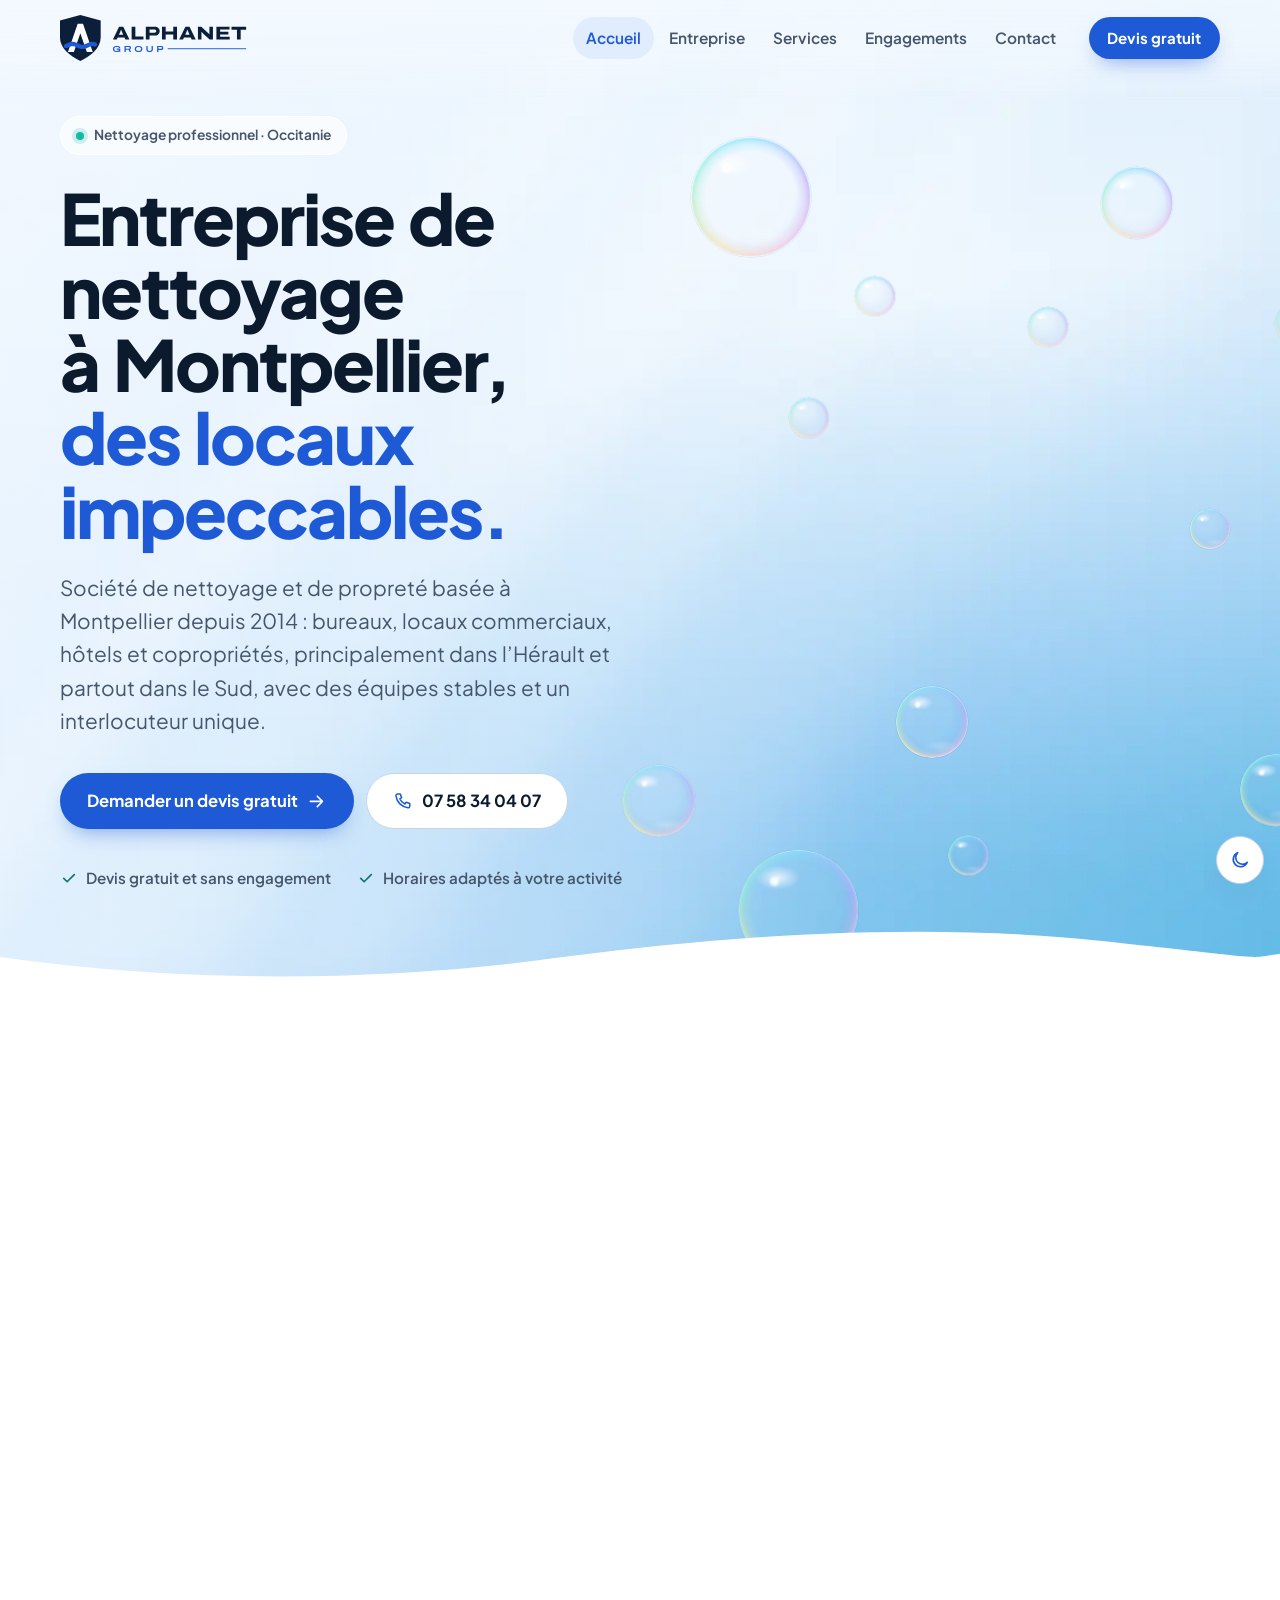
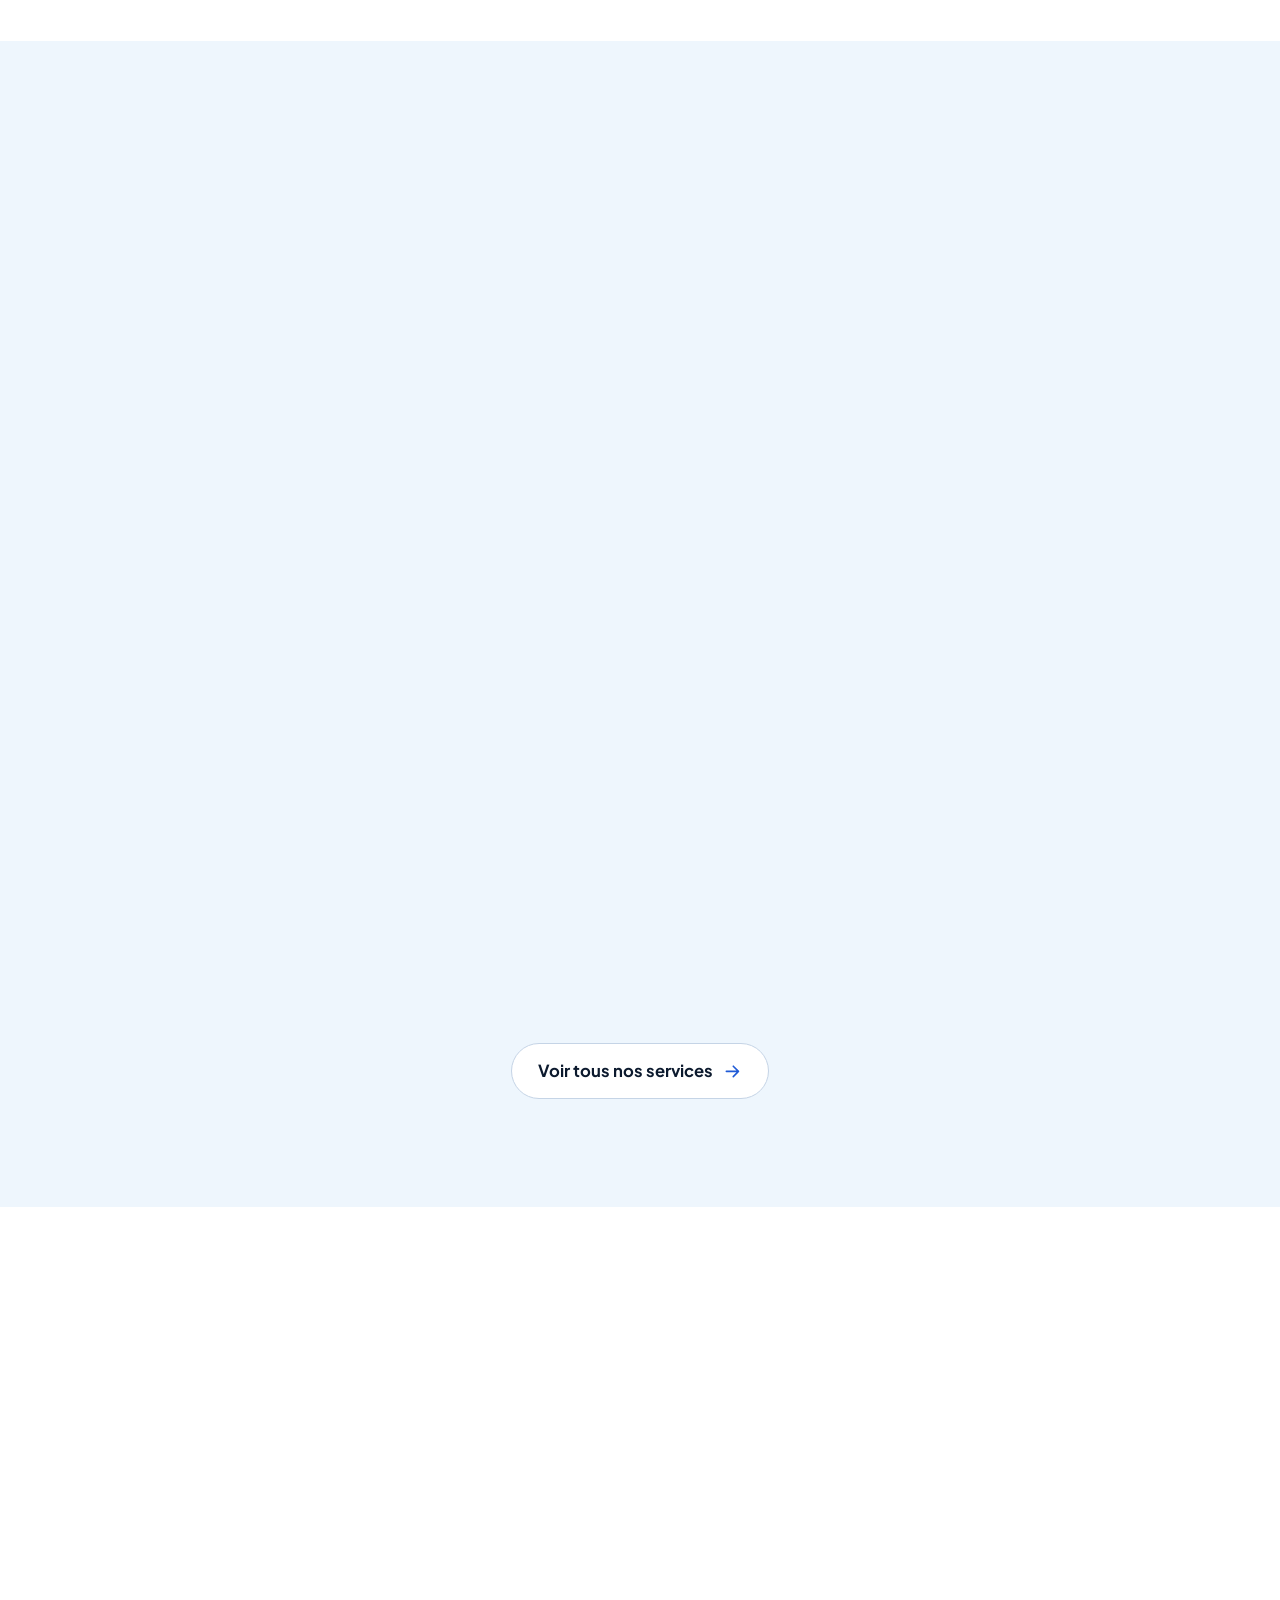
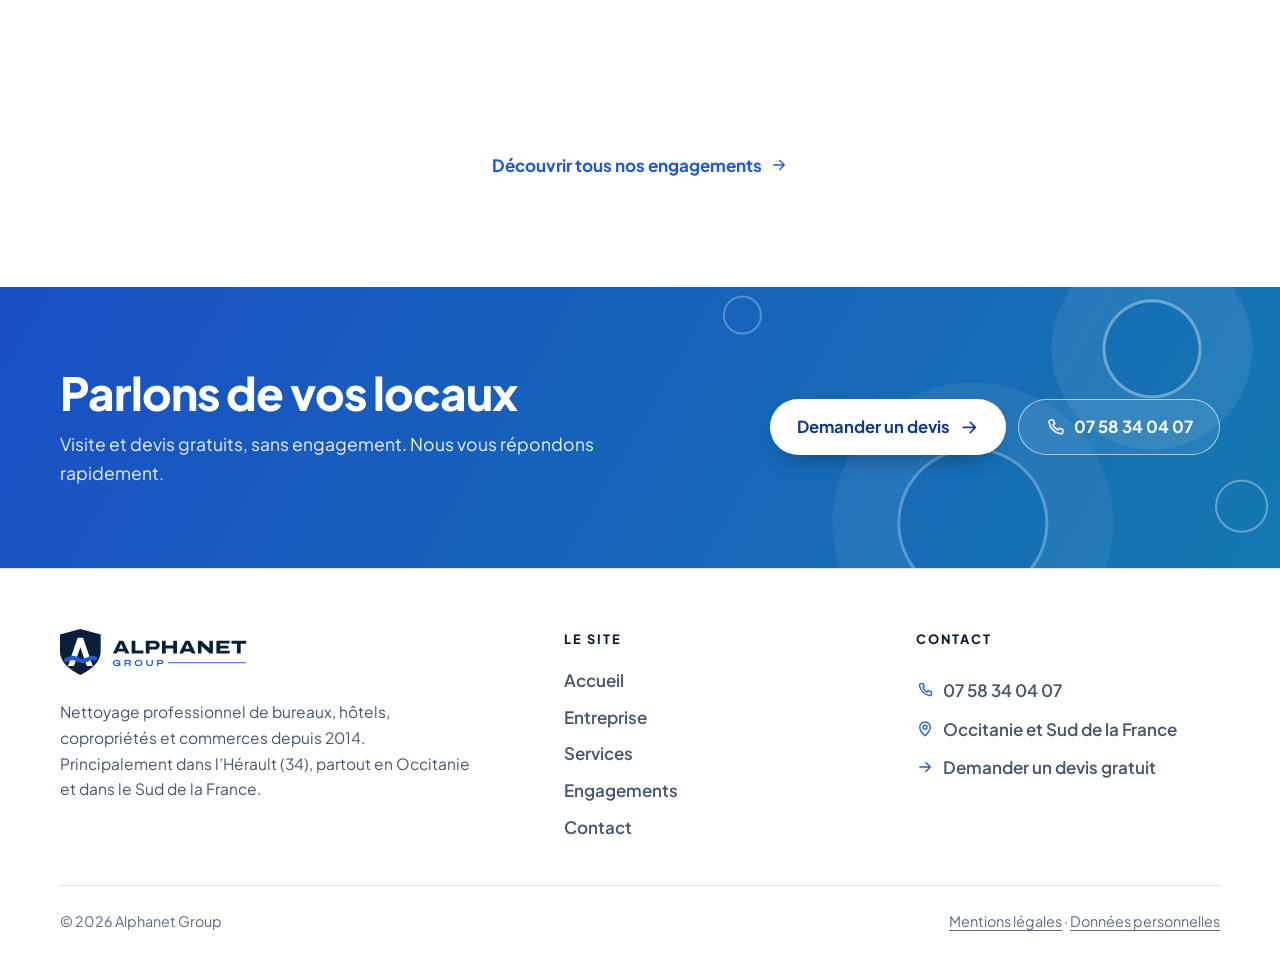
<file: index.html>
<!doctype html>
<html lang="fr">
<head>
  <meta charset="utf-8">
  <meta name="viewport" content="width=device-width, initial-scale=1, viewport-fit=cover">
  <!-- Sécurité : la page ne peut charger que les fichiers du site lui-même (aucun service tiers, aucun script extérieur) -->
  <meta http-equiv="Content-Security-Policy" content="default-src 'self'; script-src 'self'; style-src 'self'; img-src 'self'; font-src 'self'; connect-src 'self'; media-src 'none'; object-src 'none'; frame-src 'none'; worker-src 'none'; manifest-src 'none'; form-action 'none'; base-uri 'none'; upgrade-insecure-requests; require-trusted-types-for 'script'">
  <meta name="referrer" content="strict-origin-when-cross-origin">

  <title>Alphanet Group | Entreprise de nettoyage à Montpellier (34)</title>
  <meta name="description" content="Société de nettoyage à Montpellier depuis 2014 : bureaux, locaux commerciaux, hôtels et copropriétés, dans l’Hérault (34) et en Occitanie. Devis gratuit.">
  <link rel="canonical" href="https://alphanet-group.fr/">
  <meta name="color-scheme" content="light dark">
  <meta name="theme-color" content="#e8f3fd" data-theme-color>

  <meta property="og:type" content="website">
  <meta property="og:locale" content="fr_FR">
  <meta property="og:site_name" content="Alphanet Group">
  <meta property="og:title" content="Alphanet Group | Entreprise de nettoyage à Montpellier (34)">
  <meta property="og:description" content="Société de nettoyage à Montpellier depuis 2014 : bureaux, locaux commerciaux, hôtels et copropriétés, dans l’Hérault (34) et en Occitanie. Devis gratuit.">
  <meta property="og:url" content="https://alphanet-group.fr/">
  <meta property="og:image" content="https://alphanet-group.fr/assets/img/og-image.jpg">
  <meta property="og:image:width" content="1200">
  <meta property="og:image:height" content="630">
  <meta property="og:image:alt" content="Logo Alphanet Group, nettoyage professionnel dans l’Hérault (34) et en Occitanie">
  <meta name="twitter:card" content="summary_large_image">

  <link rel="icon" href="assets/img/favicon-32.png" sizes="32x32" type="image/png">
  <link rel="icon" href="assets/img/favicon.svg" type="image/svg+xml">
  <link rel="apple-touch-icon" href="assets/img/apple-touch-icon.png">
  <link rel="preload" href="assets/fonts/plus-jakarta-sans-latin.woff2" as="font" type="font/woff2" crossorigin>
  <!-- Le numéro ?v= force le rechargement après chaque mise à jour : à augmenter quand le CSS ou le JS change -->
  <link rel="stylesheet" href="assets/css/styles.css?v=20261019-1">
  <script src="assets/js/theme.js?v=20261019-1"></script>
  <script src="assets/js/main.js?v=20261019-1" defer></script>
  <script type="application/ld+json">
  {
    "@context": "https://schema.org",
    "@graph": [
      {
        "@type": "LocalBusiness",
        "@id": "https://alphanet-group.fr/#entreprise",
        "name": "Alphanet Group",
        "alternateName": ["Alphanet", "Alphanet Montpellier", "Alphanet Nettoyage", "Alphanet Propreté et Services", "Alphanet Nettoyage Montpellier"],
        "legalName": "ALPHANET PROPRETE ET SERVICES",
        "description": "Entreprise de nettoyage professionnel créée en 2014 à Montpellier : bureaux et locaux professionnels, hôtellerie, copropriétés, commerces, vitrerie, remise en état et après sinistre, principalement dans l’Hérault (34), mais aussi partout en Occitanie et dans les autres régions du Sud.",
        "url": "https://alphanet-group.fr/",
        "logo": "https://alphanet-group.fr/assets/img/logo/logo-couleur.png",
        "image": "https://alphanet-group.fr/assets/img/og-image.jpg",
        "telephone": "+33 7 58 34 04 07",
        "foundingDate": "2014-04-10",
        "vatID": "FR33801134065",
        "priceRange": "Devis gratuit",
        "slogan": "Entreprise de nettoyage à Montpellier, des locaux impeccables.",
        "openingHoursSpecification": {
          "@type": "OpeningHoursSpecification",
          "dayOfWeek": ["Monday", "Tuesday", "Wednesday", "Thursday", "Friday", "Saturday", "Sunday"],
          "opens": "00:00",
          "closes": "23:59"
        },
        "knowsAbout": ["Société de nettoyage", "Entreprise de propreté", "Nettoyage de bureaux", "Nettoyage de locaux commerciaux", "Entretien de copropriété", "Nettoyage en hôtellerie", "Vitrerie", "Remise en état", "Nettoyage après sinistre"],
        "address": {
          "@type": "PostalAddress",
          "addressLocality": "Montpellier",
          "postalCode": "34070",
          "addressRegion": "Occitanie",
          "addressCountry": "FR"
        },
        "areaServed": [
          { "@type": "City", "name": "Montpellier" },
          { "@type": "AdministrativeArea", "name": "Montpellier Méditerranée Métropole" },
          { "@type": "AdministrativeArea", "name": "Hérault (34)" },
          { "@type": "AdministrativeArea", "name": "Occitanie" },
          { "@type": "Place", "name": "Sud de la France" }
        ],
        "hasOfferCatalog": {
          "@type": "OfferCatalog",
          "name": "Services de nettoyage professionnel",
          "itemListElement": [
            { "@type": "Offer", "itemOffered": { "@type": "Service", "name": "Nettoyage de bureaux et locaux professionnels à Montpellier" } },
            { "@type": "Offer", "itemOffered": { "@type": "Service", "name": "Nettoyage en hôtellerie" } },
            { "@type": "Offer", "itemOffered": { "@type": "Service", "name": "Entretien de copropriété à Montpellier" } },
            { "@type": "Offer", "itemOffered": { "@type": "Service", "name": "Nettoyage de commerces et locaux commerciaux" } },
            { "@type": "Offer", "itemOffered": { "@type": "Service", "name": "Vitrerie" } },
            { "@type": "Offer", "itemOffered": { "@type": "Service", "name": "Remise en état et nettoyage après sinistre" } }
          ]
        }
      },
      {
        "@type": "WebSite",
        "@id": "https://alphanet-group.fr/#site",
        "name": "Alphanet Group",
        "alternateName": ["Alphanet", "alphanet-group.fr"],
        "url": "https://alphanet-group.fr/",
        "inLanguage": "fr-FR",
        "publisher": { "@id": "https://alphanet-group.fr/#entreprise" }
      }
    ]
  }
  </script>
</head>
<body>
  <a class="skip-link" href="#contenu">Aller au contenu</a>

  <!-- Logo et pictogrammes partagés -->
  <svg class="svg-sprite" aria-hidden="true" focusable="false">
    <defs>
      <symbol id="logo" viewBox="0 0 260.0 64">
        <path class="logo-ink" d="M28.30 0L56.60 7.5V31.5C56.60 46 42.30 57 28.30 64C14.30 57 0.00 46 0.00 31.5V7.5Z"/>
        <path class="logo-paper" d="M24.60 12.30 32.00 12.30 45.55 51.60 37.30 51.60 28.30 25.30 19.30 51.60 11.05 51.60Z"/>
        <path class="logo-blue" d="M7.30 40.52 7.76 40.33 8.22 40.12 8.70 39.90 9.20 39.67 9.71 39.44 10.23 39.20 10.76 38.96 11.31 38.72 11.88 38.49 12.46 38.27 13.05 38.06 13.65 37.87 14.28 37.70 14.91 37.56 15.55 37.45 16.21 37.36 16.87 37.31 17.53 37.30 18.19 37.32 18.85 37.38 19.50 37.46 20.15 37.58 20.78 37.73 21.40 37.90 22.00 38.09 22.59 38.30 23.17 38.53 23.73 38.76 24.28 39.00 24.81 39.24 25.33 39.48 25.84 39.71 26.33 39.94 26.81 40.16 27.27 40.36 27.72 40.55 28.16 40.72 28.58 40.88 28.99 41.01 29.38 41.13 29.76 41.22 30.13 41.29 30.48 41.35 30.83 41.38 31.18 41.40 31.52 41.40 31.87 41.38 32.22 41.34 32.58 41.28 32.95 41.20 33.34 41.10 33.73 40.98 34.14 40.84 34.57 40.69 35.01 40.51 35.46 40.32 35.93 40.11 36.41 39.89 36.91 39.66 37.41 39.42 37.94 39.18 38.47 38.94 39.02 38.70 39.59 38.47 40.17 38.25 40.76 38.05 41.37 37.86 41.99 37.69 42.62 37.55 43.27 37.44 43.92 37.36 44.58 37.31 45.25 37.30 45.91 37.32 46.57 37.38 47.22 37.47 47.86 37.59 48.49 37.74 49.11 37.91 49.72 38.11 50.42 38.45 51.01 38.97 51.44 39.62 51.69 40.36 51.74 41.15 51.59 41.91 51.24 42.62 50.73 43.20 50.08 43.64 49.33 43.89 48.55 43.94 47.78 43.79 47.38 43.66 46.99 43.55 46.61 43.46 46.25 43.39 45.89 43.34 45.54 43.31 45.20 43.30 44.86 43.31 44.51 43.33 44.15 43.38 43.79 43.44 43.42 43.52 43.03 43.62 42.63 43.75 42.22 43.89 41.79 44.05 41.35 44.23 40.89 44.43 40.42 44.64 39.94 44.87 39.44 45.10 38.93 45.33 38.40 45.58 37.86 45.82 37.31 46.05 36.74 46.28 36.16 46.50 35.56 46.70 34.95 46.88 34.32 47.04 33.69 47.18 33.04 47.28 32.38 47.35 31.72 47.39 31.06 47.40 30.40 47.37 29.74 47.30 29.09 47.20 28.45 47.08 27.82 46.92 27.21 46.74 26.61 46.54 26.02 46.33 25.45 46.10 24.89 45.87 24.35 45.63 23.82 45.39 23.30 45.15 22.80 44.92 22.32 44.69 21.84 44.48 21.38 44.28 20.93 44.09 20.50 43.93 20.09 43.78 19.68 43.65 19.29 43.54 18.92 43.46 18.55 43.39 18.20 43.34 17.85 43.31 17.50 43.30 17.16 43.31 16.81 43.33 16.46 43.38 16.10 43.44 15.72 43.53 15.34 43.63 14.93 43.76 14.52 43.90 14.09 44.07 13.65 44.25 13.19 44.45 12.72 44.66 12.23 44.88 11.73 45.11 11.22 45.35 10.69 45.59 10.15 45.83 9.60 46.07 8.84 46.27 8.06 46.27 7.30 46.07 6.62 45.67 6.07 45.12 5.68 44.44 5.48 43.68 5.48 42.90 5.68 42.14 6.07 41.47 6.63 40.91Z"/>
        <path class="logo-ink" d="M73.6 34.0 82.21956030273437 16.467641845703128H87.99137573242187L96.61093603515624 34.0H90.9943369140625L89.6694326171875 31.19054248046875H80.26100341796875L78.94995727539062 34.0ZM81.99887573242187 27.38885107421875H87.93156030273437L86.33502124023437 23.825475097656252Q86.23523754882812 23.586549560546878 86.05534924316406 23.149164794921877Q85.8754609375 22.711780029296875 85.68171447753906 22.21424987792969Q85.48796801757813 21.716719726562502 85.32443432617188 21.289040649414062Q85.16090063476562 20.861361572265626 85.07996801757812 20.65570556640625H84.889826171875Q84.70190063476562 21.124131103515627 84.45715417480469 21.731698486328128Q84.21240771484375 22.339265869140625 83.98623217773437 22.90969140625Q83.760056640625 23.480116943359377 83.59541479492187 23.837116943359376Z M99.66599291992188 34.0V16.467641845703128H104.858517578125V29.820801513671874H116.11509912109375V34.0Z M119.40299291992187 34.0V16.467641845703128H132.93404248046875Q134.65640063476562 16.467641845703128 135.95329602050782 17.22792907714844Q137.25019140625 17.988216308593753 137.9722286376953 19.33139892578125Q138.69426586914062 20.674581542968753 138.69426586914062 22.42649453667535Q138.69426586914062 24.195237548828125 137.95947863769533 25.556991088867186Q137.22469140625 26.91874462890625 135.9161541748047 27.672102783203123Q134.60761694335937 28.4254609375 132.88747509765625 28.4254609375H124.595517578125V34.0ZM124.595517578125 24.5772021484375H131.44230493164062Q132.5944326171875 24.5772021484375 133.18999291992185 24.02340813623716Q133.78555322265623 23.469614124036816 133.78555322265623 22.450451081576414Q133.78555322265623 21.75887939453125 133.5156863455636 21.28657901908256Q133.24581946847098 20.81427864363387 132.726842351423 20.565089639199748Q132.207865234375 20.315900634765626 131.44230493164062 20.315900634765626H124.595517578125Z M141.86849291992186 34.0V16.467641845703128H147.061017578125V22.99232983398438H157.58370214843748V16.467641845703128H162.7762268066406V34.0H157.58370214843748V27.1715283203125H147.061017578125V34.0Z M165.8335 34.0 174.45306030273437 16.467641845703128H180.22487573242185L188.84443603515624 34.0H183.2278369140625L181.9029326171875 31.19054248046875H172.49450341796873L171.18345727539062 34.0ZM174.23237573242187 27.38885107421875H180.16506030273436L178.56852124023436 23.825475097656252Q178.4687375488281 23.586549560546878 178.28884924316407 23.149164794921877Q178.1089609375 22.711780029296875 177.91521447753905 22.21424987792969Q177.7214680175781 21.716719726562502 177.55793432617185 21.289040649414062Q177.39440063476562 20.861361572265626 177.31346801757812 20.65570556640625H177.123326171875Q176.9354006347656 21.124131103515627 176.69065417480468 21.731698486328128Q176.44590771484374 22.339265869140625 176.2197321777344 22.90969140625Q175.993556640625 23.480116943359377 175.82891479492187 23.837116943359376Z M191.89949291992187 34.0V16.467641845703128H196.54378002929687L205.63288647460936 24.647638427734375Q205.86737939453124 24.844989501953126 206.22937231445312 25.204766113281252Q206.591365234375 25.564542724609375 206.98467907714843 25.949819335937498Q207.37799291992187 26.335095947265625 207.67956030273436 26.6460888671875H207.9112766113281Q207.899634765625 26.1959541015625 207.88217199707032 25.5035693359375Q207.8647092285156 24.8111845703125 207.8647092285156 24.27346826171875V16.467641845703128H212.77951049804688V34.0H208.197865234375L199.33270556640625 25.99516650390625Q198.7273544921875 25.456889892578126 198.05825341796873 24.799150512695313Q197.38915234375 24.1414111328125 196.9855849609375 23.74006005859375H196.77936865234375Q196.79101049804686 24.085418212890623 196.80265234374997 24.8171611328125Q196.8142941894531 25.548904052734375 196.8142941894531 26.398173583984374V34.0Z M217.60349291992188 34.0V16.467641845703128H235.88031909179688V20.315900634765626H222.8098757324219V23.260627685546876H234.25331201171875V26.9841630859375H222.8098757324219V30.1517412109375H236.08431909179689V34.0Z M246.18399999999997 34.0V20.646840332031253H238.58665600585937V16.467641845703128H258.97386865234375V20.646840332031253H251.3765246582031V34.0Z"/>
        <path class="logo-sub" d="M78.592 51.523999999999994Q76.09599999999999 51.523999999999994 74.84799999999998 50.46799999999999Q73.6 49.41199999999999 73.6 47.263999999999996Q73.6 45.85999999999999 74.23599999999999 44.90599999999999Q74.87199999999999 43.952 76.07799999999999 43.471999999999994Q77.28399999999999 42.992 78.964 42.992Q80.056 42.992 80.95599999999999 43.178Q81.856 43.364 82.50999999999999 43.742Q83.16399999999999 44.12 83.51799999999999 44.696Q83.87199999999999 45.27199999999999 83.87199999999999 46.05199999999999H82.09599999999999Q82.09599999999999 45.62 81.844 45.31999999999999Q81.59199999999998 45.019999999999996 81.16 44.846Q80.728 44.672 80.18199999999999 44.593999999999994Q79.636 44.516 79.03599999999999 44.516Q78.26799999999999 44.516 77.61399999999999 44.666Q76.96 44.815999999999995 76.47999999999999 45.134Q75.99999999999999 45.452 75.73599999999999 45.943999999999996Q75.472 46.43599999999999 75.472 47.108V47.395999999999994Q75.472 48.331999999999994 75.88 48.901999999999994Q76.288 49.471999999999994 77.038 49.73599999999999Q77.788 49.99999999999999 78.80799999999999 49.99999999999999Q79.93599999999999 49.99999999999999 80.66199999999999 49.79599999999999Q81.38799999999999 49.592 81.74199999999999 49.208Q82.09599999999999 48.824 82.09599999999999 48.30799999999999V48.211999999999996H78.75999999999999V46.77199999999999H83.88399999999999V51.379999999999995H82.756L82.564 50.3Q82.11999999999999 50.73199999999999 81.50199999999998 51.001999999999995Q80.88399999999999 51.272 80.14599999999999 51.397999999999996Q79.40799999999999 51.523999999999994 78.592 51.523999999999994Z M89.716 51.379999999999995V43.135999999999996H96.244Q97.11999999999999 43.135999999999996 97.678 43.489999999999995Q98.23599999999999 43.843999999999994 98.512 44.425999999999995Q98.788 45.007999999999996 98.788 45.715999999999994Q98.788 46.44799999999999 98.41 47.08999999999999Q98.032 47.73199999999999 97.24 48.092L98.99199999999999 51.379999999999995H96.94L95.428 48.44H91.53999999999999V51.379999999999995ZM91.53999999999999 46.928H95.74Q96.30399999999999 46.928 96.60999999999999 46.598Q96.916 46.267999999999994 96.916 45.751999999999995Q96.916 45.403999999999996 96.78399999999999 45.157999999999994Q96.65199999999999 44.91199999999999 96.38799999999999 44.785999999999994Q96.124 44.66 95.74 44.66H91.53999999999999Z M109.29518059299191 51.523999999999994Q107.661628032345 51.523999999999994 106.4708140161725 51.025999999999996Q105.27999999999999 50.528 104.63799999999999 49.574Q103.996 48.62 103.996 47.25767634854771Q103.996 45.88399999999999 104.63799999999999 44.93599999999999Q105.27999999999999 43.98799999999999 106.4708140161725 43.489999999999995Q107.661628032345 42.992 109.29518059299191 42.992Q110.94399999999999 42.992 112.13199999999999 43.489999999999995Q113.32 43.98799999999999 113.96199999999999 44.93599999999999Q114.604 45.88399999999999 114.604 47.25767634854771Q114.604 48.62 113.96199999999999 49.574Q113.32 50.528 112.13199999999999 51.025999999999996Q110.94399999999999 51.523999999999994 109.29518059299191 51.523999999999994ZM109.3 49.99999999999999Q110.044 49.99999999999999 110.66799999999999 49.831999999999994Q111.29199999999999 49.663999999999994 111.75399999999999 49.339999999999996Q112.216 49.016 112.47399999999999 48.522999999999996Q112.732 48.029999999999994 112.732 47.38399999999999V47.108Q112.732 46.46443835616438 112.47399999999999 45.97621917808219Q112.216 45.48799999999999 111.75399999999999 45.163999999999994Q111.29199999999999 44.839999999999996 110.66799999999999 44.678Q110.044 44.516 109.3 44.516Q108.556 44.516 107.93199999999999 44.678Q107.30799999999999 44.839999999999996 106.84599999999999 45.163999999999994Q106.38399999999999 45.48799999999999 106.13199999999999 45.97621917808219Q105.88 46.46443835616438 105.88 47.108V47.38399999999999Q105.88 48.029999999999994 106.13199999999999 48.522999999999996Q106.38399999999999 49.016 106.84599999999999 49.339999999999996Q107.30799999999999 49.663999999999994 107.93199999999999 49.831999999999994Q108.556 49.99999999999999 109.3 49.99999999999999Z M124.672 51.523999999999994Q123.124 51.523999999999994 122.10999999999999 51.044Q121.09599999999999 50.56399999999999 120.59799999999998 49.681999999999995Q120.1 48.8 120.1 47.599999999999994V43.135999999999996H121.92399999999999V47.516Q121.92399999999999 48.70399999999999 122.63799999999999 49.35199999999999Q123.35199999999999 49.99999999999999 124.672 49.99999999999999Q125.99199999999999 49.99999999999999 126.70599999999999 49.35199999999999Q127.42 48.70399999999999 127.42 47.516V43.135999999999996H129.244V47.599999999999994Q129.244 48.8 128.74599999999998 49.681999999999995Q128.248 50.56399999999999 127.24 51.044Q126.232 51.523999999999994 124.672 51.523999999999994Z M135.09999999999997 51.379999999999995V43.135999999999996H141.14799999999997Q141.95199999999997 43.135999999999996 142.546 43.483999999999995Q143.14 43.831999999999994 143.46999999999997 44.437999999999995Q143.79999999999998 45.044 143.79999999999998 45.83582222222222Q143.79999999999998 46.61599999999999 143.464 47.233999999999995Q143.128 47.852 142.522 48.199999999999996Q141.91599999999997 48.547999999999995 141.09999999999997 48.547999999999995H136.92399999999998V51.379999999999995ZM136.92399999999998 47.023999999999994H140.59599999999998Q141.236 47.023999999999994 141.58799999999997 46.71121917808219Q141.93999999999997 46.39843835616438 141.93999999999997 45.847095890410955Q141.93999999999997 45.476 141.78365714285712 45.21135135135135Q141.62731428571428 44.946702702702694 141.32765714285713 44.803351351351345Q141.028 44.66 140.59599999999998 44.66H136.92399999999998Z"/>
        <rect class="logo-sub" x="149.80" y="46.29" width="109.17" height="1.3"/>
      </symbol>
      <symbol id="i-arrow" viewBox="0 0 24 24"><path d="M5 12h14M13 6l6 6-6 6"/></symbol>
      <symbol id="i-phone" viewBox="0 0 24 24"><path d="M6.6 3.5h2.9l1.6 4.1-2.1 1.4a11 11 0 0 0 6 6l1.4-2.1 4.1 1.6v2.9a2 2 0 0 1-2.2 2A16 16 0 0 1 4.6 5.7a2 2 0 0 1 2-2.2z"/></symbol>
      <symbol id="i-check" viewBox="0 0 24 24"><path d="M5 12.5l4.5 4.5L19 7.5"/></symbol>
      <symbol id="i-pin" viewBox="0 0 24 24"><path d="M12 21s-7-6.1-7-11.4a7 7 0 0 1 14 0C19 14.9 12 21 12 21z"/><circle cx="12" cy="9.6" r="2.6"/></symbol>
      <symbol id="i-sun" viewBox="0 0 24 24"><circle cx="12" cy="12" r="4"/><path d="M12 2.5v2M12 19.5v2M4.6 4.6 6 6M18 18l1.4 1.4M2.5 12h2M19.5 12h2M4.6 19.4 6 18M18 6l1.4-1.4"/></symbol>
      <symbol id="i-moon" viewBox="0 0 24 24"><path d="M20 14.5A8 8 0 1 1 9.5 4a6.5 6.5 0 0 0 10.5 10.5z"/></symbol>
      <symbol id="i-menu" viewBox="0 0 24 24"><path d="M4 7h16M4 12h16M4 17h16"/></symbol>
      <symbol id="i-close" viewBox="0 0 24 24"><path d="M6 6l12 12M18 6 6 18"/></symbol>
      <symbol id="i-lock" viewBox="0 0 24 24"><rect x="5" y="10.5" width="14" height="10" rx="2"/><path d="M8.5 10.5V8a3.5 3.5 0 0 1 7 0v2.5"/></symbol>
      <symbol id="i-shield" viewBox="0 0 24 24"><path d="M12 3 4.5 6v5.5c0 4.6 3.1 8 7.5 9.5 4.4-1.5 7.5-4.9 7.5-9.5V6z"/><path d="M8.8 12l2.4 2.4 4-4.4"/></symbol>
      <symbol id="i-users" viewBox="0 0 24 24"><circle cx="9" cy="8.5" r="3.2"/><path d="M3.5 19c.5-3.2 2.7-5 5.5-5s5 1.8 5.5 5"/><circle cx="17" cy="9.5" r="2.5"/><path d="M16 14.2c2.7-.2 4.5 1.3 5 4.3"/></symbol>
      <symbol id="i-leaf" viewBox="0 0 24 24"><path d="M5 19c0-8 4.5-13 14-14 0 9.5-5 14-13 14"/><path d="M5 19c2-4 4.5-6.5 8-8.5"/></symbol>
      <symbol id="i-eye" viewBox="0 0 24 24"><path d="M2.5 12S6 5.5 12 5.5 21.5 12 21.5 12 18 18.5 12 18.5 2.5 12 2.5 12z"/><circle cx="12" cy="12" r="2.8"/></symbol>
      <!-- Services -->
      <symbol id="i-office" viewBox="0 0 24 24"><rect x="4.5" y="3" width="15" height="18" rx="2"/><path d="M8.5 7h1.5M14 7h1.5M8.5 11h1.5M14 11h1.5M8.5 15h1.5M14 15h1.5M10 21v-2.5h4V21"/></symbol>
      <symbol id="i-copro" viewBox="0 0 24 24"><path d="M3 21h18M5 21V8.5l6-4V21M11 21V10l8 3v8M7.8 9.5v.01M7.8 13v.01M7.8 16.5v.01M15 15.5v.01M15 18.5v.01"/></symbol>
      <symbol id="i-store" viewBox="0 0 24 24"><path d="M4.5 10.5V20h15v-9.5M3 9.5 4.6 4h14.8L21 9.5a3 3 0 0 1-6 0 3 3 0 0 1-6 0 3 3 0 0 1-6 0zM10 20v-4.5h4V20"/></symbol>
      <symbol id="i-window" viewBox="0 0 24 24"><rect x="4" y="3" width="16" height="18" rx="1.5"/><path d="M12 3v18M4 12h16M7 8.5l2-2M15 17.5l2-2"/></symbol>
      <symbol id="i-sparkle" viewBox="0 0 24 24"><path d="M10.5 3.5 12.3 8.2 17 10l-4.7 1.8-1.8 4.7-1.8-4.7L4 10l4.7-1.8zM18 14.5l.9 2.1 2.1.9-2.1.9-.9 2.1-.9-2.1-2.1-.9 2.1-.9z"/></symbol>
      <symbol id="i-hotel" viewBox="0 0 24 24"><path d="M3 19V6M3 15h18M21 19v-5.5a3 3 0 0 0-3-3h-7.5V15"/><circle cx="6.6" cy="11.6" r="1.9"/></symbol>
      <symbol id="i-drop" viewBox="0 0 24 24"><path d="M12 3s-6 6.6-6 11a6 6 0 0 0 12 0c0-4.4-6-11-6-11z"/><path d="M9.2 14.6a2.9 2.9 0 0 0 2.8 2.7"/></symbol>
    </defs>
  </svg>

  <!-- ================================================================
       En-tête
       ================================================================ -->
  <header class="site-header" data-header>
    <div class="container header-inner">
      <a class="brand" href="./" aria-label="Alphanet Group, accueil">
        <svg class="brand-logo" aria-hidden="true"><use href="#logo"/></svg>
      </a>
      <nav class="nav" aria-label="Navigation principale">
        <ul class="nav-list">
          <li><a href="./" aria-current="page">Accueil</a></li>
          <li><a href="entreprise">Entreprise</a></li>
          <li><a href="services">Services</a></li>
          <li><a href="engagements">Engagements</a></li>
          <li><a href="contact">Contact</a></li>
        </ul>
      </nav>
      <div class="header-actions">
        <a class="btn btn-primary btn-sm header-cta" href="contact#formulaire">Devis gratuit</a>
        <button class="icon-btn nav-toggle" type="button" aria-expanded="false" aria-controls="menu" aria-label="Ouvrir le menu" data-nav-toggle>
          <svg class="ico ico-menu" aria-hidden="true"><use href="#i-menu"/></svg>
          <svg class="ico ico-close" aria-hidden="true"><use href="#i-close"/></svg>
        </button>
      </div>
    </div>
    <!-- Menu sur téléphone et tablette -->
    <div class="menu" id="menu" data-menu inert>
      <nav class="container" aria-label="Menu">
        <ul class="menu-list">
          <li><a href="./" aria-current="page">Accueil</a></li>
          <li><a href="entreprise">Entreprise</a></li>
          <li><a href="services">Services</a></li>
          <li><a href="engagements">Engagements</a></li>
          <li><a href="contact">Contact</a></li>
        </ul>
        <div class="menu-actions">
          <a class="btn btn-primary btn-lg" href="contact#formulaire">Demander un devis gratuit</a>
          <a class="btn btn-ghost btn-lg" href="tel:+33758340407"><svg class="ico" aria-hidden="true"><use href="#i-phone"/></svg>07&nbsp;58&nbsp;34&nbsp;04&nbsp;07</a>
        </div>
      </nav>
    </div>
  </header>

  <main id="contenu">
    <!-- ================================================================
         Accueil
         ================================================================ -->
    <section class="hero" id="top" aria-labelledby="hero-title">
      <div class="hero-media" aria-hidden="true"></div>
      <div class="hero-bubbles" aria-hidden="true"><span></span><span class="b-m"></span><span class="b-m"></span><span class="b-s"></span><span class="b-s"></span><span class="b-m"></span><span class="b-s"></span><span class="b-s"></span><span class="b-m"></span><span class="b-s"></span><span class="b-s"></span><span></span></div>
      <div class="container hero-grid">
        <div class="hero-content">
          <p class="hero-eyebrow"><span class="dot" aria-hidden="true"></span>Nettoyage professionnel · Occitanie</p>
          <h1 class="hero-title" id="hero-title">Entreprise de nettoyage à Montpellier, <span class="accent">des locaux impeccables.</span></h1>
          <p class="hero-lead">Société de nettoyage et de propreté basée à Montpellier depuis 2014&nbsp;: bureaux, locaux commerciaux, hôtels et copropriétés, principalement dans l’Hérault et partout dans le Sud, avec des équipes stables et un interlocuteur unique.</p>
          <div class="hero-actions" data-hero-actions>
            <a class="btn btn-primary btn-lg" href="contact#formulaire">Demander un devis gratuit <svg class="ico ico-arrow" aria-hidden="true"><use href="#i-arrow"/></svg></a>
            <a class="btn btn-ghost btn-lg" href="tel:+33758340407"><svg class="ico" aria-hidden="true"><use href="#i-phone"/></svg>07&nbsp;58&nbsp;34&nbsp;04&nbsp;07</a>
          </div>
          <ul class="hero-points">
            <li><svg class="ico" aria-hidden="true"><use href="#i-check"/></svg>Devis gratuit et sans engagement</li>
            <li><svg class="ico" aria-hidden="true"><use href="#i-check"/></svg>Horaires adaptés à votre activité</li>
          </ul>
        </div>
        <!-- Chiffres clés : le « 12 » est recalculé chaque année par le script à partir de la date de création (10 avril 2014) -->
        <div class="bulle hero-card reveal" role="group" aria-labelledby="stats-title">
          <p class="hero-card-title" id="stats-title">Alphanet en bref</p>
          <ul class="stats">
            <li class="stat"><strong class="stat-num"><span data-count="12" data-count-since="2014-04-10">12</span><span class="stat-unit">&nbsp;ans</span></strong><span class="stat-label">d’expérience à Montpellier</span></li>
            <li class="stat"><strong class="stat-num"><span data-count="6">6</span></strong><span class="stat-label">types de locaux et d’interventions</span></li>
            <li class="stat"><strong class="stat-num"><span data-count="1">1</span></strong><span class="stat-label">interlocuteur, du devis au suivi</span></li>
            <li class="stat"><strong class="stat-num"><span data-count="34">34</span></strong><span class="stat-label">l’Hérault, notre secteur principal</span></li>
          </ul>
        </div>
      </div>
      <svg class="wave" viewBox="0 0 1440 80" preserveAspectRatio="none" aria-hidden="true" focusable="false"><path d="M0 50C200 82 420 82 620 52S1040 6 1240 30s160 22 200 16V80H0Z"/></svg>
    </section>

    <!-- ================================================================
         Notre mission
         ================================================================ -->
    <section class="section" id="mission" aria-labelledby="mission-title">
      <div class="container split split--text-wide">
        <div class="prose reveal">
          <p class="eyebrow">Notre mission</p>
          <h2 class="h2" id="mission-title">Des locaux propres, une équipe sur laquelle compter</h2>
          <p>Depuis 2014, Alphanet Group, entreprise de propreté montpelliéraine, entretient les bureaux, les locaux commerciaux, les hôtels et les parties communes de copropriété à Montpellier et sa métropole, principalement dans l’Hérault (34), mais aussi partout en Occitanie et dans les autres régions du Sud. Notre objectif&nbsp;: que vos locaux soient accueillants chaque jour, sans que vous ayez à vous en occuper.</p>
          <p>Un seul interlocuteur, des équipes stables, des horaires adaptés à votre activité&nbsp;: nous faisons simple pour que vous puissiez vous concentrer sur votre métier.</p>
          <a class="link-more" href="entreprise">Découvrir l’entreprise <svg class="ico" aria-hidden="true"><use href="#i-arrow"/></svg></a>
        </div>
        <ul class="values values--pairs">
          <li class="value reveal">
            <span class="chip-drop" aria-hidden="true"><svg class="ico" aria-hidden="true"><use href="#i-pin"/></svg></span>
            <h3 class="h3">Proximité</h3>
            <p>Implantés dans l’Hérault (34), nous intervenons dans toute l’Occitanie et le Sud de la France.</p>
          </li>
          <li class="value reveal">
            <span class="chip-drop" aria-hidden="true"><svg class="ico" aria-hidden="true"><use href="#i-shield"/></svg></span>
            <h3 class="h3">Fiabilité</h3>
            <p>Des équipes stables et des passages réguliers, aux horaires convenus.</p>
          </li>
          <li class="value reveal">
            <span class="chip-drop" aria-hidden="true"><svg class="ico" aria-hidden="true"><use href="#i-lock"/></svg></span>
            <h3 class="h3">Discrétion</h3>
            <p>Le respect de vos locaux, de vos consignes d’accès et de votre confidentialité.</p>
          </li>
          <li class="value reveal">
            <span class="chip-drop" aria-hidden="true"><svg class="ico" aria-hidden="true"><use href="#i-eye"/></svg></span>
            <h3 class="h3">Transparence</h3>
            <p>Un devis détaillé et un interlocuteur qui répond à vos questions.</p>
          </li>
        </ul>
      </div>
    </section>

    <!-- ================================================================
         Services
         ================================================================ -->
    <section class="section section--soft" id="services" aria-labelledby="services-title">
      <div class="container">
        <div class="section-head reveal">
          <p class="eyebrow">Nos services</p>
          <h2 class="h2" id="services-title">Un savoir-faire pour chaque type de locaux</h2>
          <p class="lead">Bureaux et hôtellerie en tête, et tout ce dont vos locaux ont besoin&nbsp;: interventions régulières ou ponctuelles, en journée ou en horaires décalés.</p>
        </div>
        <ul class="services">
          <li class="service service--featured reveal">
            <span class="chip-drop" aria-hidden="true"><svg class="ico" aria-hidden="true"><use href="#i-office"/></svg></span>
            <h3 class="h3"><a href="services#bureaux">Bureaux et locaux professionnels</a></h3>
            <p>Espaces de travail, salles de réunion, sanitaires et espaces de pause, à la fréquence qui vous convient.</p>
            <span class="service-more" aria-hidden="true">En savoir plus <svg class="ico" aria-hidden="true"><use href="#i-arrow"/></svg></span>
          </li>
          <li class="service service--featured reveal">
            <span class="chip-drop" aria-hidden="true"><svg class="ico" aria-hidden="true"><use href="#i-hotel"/></svg></span>
            <h3 class="h3"><a href="services#hotellerie">Hôtellerie</a></h3>
            <p>Chambres, réception et espaces communs : une propreté irréprochable pour l’expérience de vos clients.</p>
            <span class="service-more" aria-hidden="true">En savoir plus <svg class="ico" aria-hidden="true"><use href="#i-arrow"/></svg></span>
          </li>
          <li class="service reveal">
            <span class="chip-drop" aria-hidden="true"><svg class="ico" aria-hidden="true"><use href="#i-copro"/></svg></span>
            <h3 class="h3"><a href="services#coproprietes">Copropriétés</a></h3>
            <p>Halls, escaliers et parties communes, en lien direct avec votre syndic.</p>
            <span class="service-more" aria-hidden="true">En savoir plus <svg class="ico" aria-hidden="true"><use href="#i-arrow"/></svg></span>
          </li>
          <li class="service reveal">
            <span class="chip-drop" aria-hidden="true"><svg class="ico" aria-hidden="true"><use href="#i-store"/></svg></span>
            <h3 class="h3"><a href="services#commerces">Commerces</a></h3>
            <p>Un cadre impeccable pour vos clients, avant l’ouverture ou après la fermeture.</p>
            <span class="service-more" aria-hidden="true">En savoir plus <svg class="ico" aria-hidden="true"><use href="#i-arrow"/></svg></span>
          </li>
          <li class="service reveal">
            <span class="chip-drop" aria-hidden="true"><svg class="ico" aria-hidden="true"><use href="#i-window"/></svg></span>
            <h3 class="h3"><a href="services#vitrerie">Vitrerie</a></h3>
            <p>Vitres, vitrines et cloisons vitrées, nettes et sans traces.</p>
            <span class="service-more" aria-hidden="true">En savoir plus <svg class="ico" aria-hidden="true"><use href="#i-arrow"/></svg></span>
          </li>
          <li class="service reveal">
            <span class="chip-drop" aria-hidden="true"><svg class="ico" aria-hidden="true"><use href="#i-sparkle"/></svg></span>
            <h3 class="h3"><a href="services#remise-en-etat">Remise en état et après sinistre</a></h3>
            <p>Après travaux, déménagement, dégât des eaux ou incendie : des locaux propres et prêts à servir.</p>
            <span class="service-more" aria-hidden="true">En savoir plus <svg class="ico" aria-hidden="true"><use href="#i-arrow"/></svg></span>
          </li>
        </ul>
        <div class="section-foot">
          <a class="btn btn-ghost btn-lg" href="services">Voir tous nos services <svg class="ico ico-arrow" aria-hidden="true"><use href="#i-arrow"/></svg></a>
        </div>
      </div>
    </section>

    <!-- ================================================================
         Engagements
         ================================================================ -->
    <section class="section" id="engagements" aria-labelledby="engagements-title">
      <div class="container">
        <div class="section-head reveal">
          <p class="eyebrow">Nos engagements</p>
          <h2 class="h2" id="engagements-title">Ce que vous pouvez attendre de nous</h2>
          <p class="lead">Un service suivi, des équipes stables et des méthodes respectueuses de l’environnement et de votre confidentialité.</p>
        </div>
        <ul class="values">
          <li class="value reveal">
            <span class="chip-drop" aria-hidden="true"><svg class="ico" aria-hidden="true"><use href="#i-check"/></svg></span>
            <h3 class="h3">Un service suivi</h3>
            <p>Un cahier des charges clair et des contrôles réguliers sur site.</p>
          </li>
          <li class="value reveal">
            <span class="chip-drop" aria-hidden="true"><svg class="ico" aria-hidden="true"><use href="#i-users"/></svg></span>
            <h3 class="h3">Des équipes stables</h3>
            <p>Des agents formés à vos consignes, remplacés en cas d’absence.</p>
          </li>
          <li class="value reveal">
            <span class="chip-drop" aria-hidden="true"><svg class="ico" aria-hidden="true"><use href="#i-leaf"/></svg></span>
            <h3 class="h3">Respect de l’environnement</h3>
            <p>Du matériel professionnel et des produits respectueux de l’environnement.</p>
          </li>
          <li class="value reveal">
            <span class="chip-drop" aria-hidden="true"><svg class="ico" aria-hidden="true"><use href="#i-lock"/></svg></span>
            <h3 class="h3">Confidentialité</h3>
            <p>Vos accès, vos documents et vos données restent protégés.</p>
          </li>
        </ul>
        <div class="section-foot">
          <a class="link-more" href="engagements">Découvrir tous nos engagements <svg class="ico" aria-hidden="true"><use href="#i-arrow"/></svg></a>
        </div>
      </div>
    </section>

    <section class="cta-band" aria-labelledby="cta-title">
      <div class="container cta-inner">
        <div>
          <h2 class="h2" id="cta-title">Parlons de vos locaux</h2>
          <p>Visite et devis gratuits, sans engagement. Nous vous répondons rapidement.</p>
        </div>
        <div class="cta-actions">
          <a class="btn btn-white btn-lg" href="contact#formulaire">Demander un devis <svg class="ico ico-arrow" aria-hidden="true"><use href="#i-arrow"/></svg></a>
          <a class="btn btn-outline-white btn-lg" href="tel:+33758340407"><svg class="ico" aria-hidden="true"><use href="#i-phone"/></svg>07&nbsp;58&nbsp;34&nbsp;04&nbsp;07</a>
        </div>
      </div>
    </section>
  </main>

  <!-- ================================================================
       Pied de page
       ================================================================ -->
  <footer class="site-footer">
    <div class="container footer-inner">
      <div class="footer-brand">
        <a class="brand" href="./" aria-label="Alphanet Group, accueil">
          <svg class="brand-logo" aria-hidden="true"><use href="#logo"/></svg>
        </a>
        <p>Nettoyage professionnel de bureaux, hôtels, copropriétés et commerces depuis 2014. Principalement dans l’Hérault (34), partout en Occitanie et dans le Sud de la France.</p>
      </div>

      <nav class="footer-nav" aria-label="Plan du site">
        <p class="footer-title">Le site</p>
        <ul>
          <li><a href="./">Accueil</a></li>
          <li><a href="entreprise">Entreprise</a></li>
          <li><a href="services">Services</a></li>
          <li><a href="engagements">Engagements</a></li>
          <li><a href="contact">Contact</a></li>
        </ul>
      </nav>

      <div class="footer-contact">
        <p class="footer-title">Contact</p>
        <a href="tel:+33758340407"><svg class="ico" aria-hidden="true"><use href="#i-phone"/></svg>07&nbsp;58&nbsp;34&nbsp;04&nbsp;07</a>
        <p><svg class="ico" aria-hidden="true"><use href="#i-pin"/></svg>Occitanie et Sud de la France</p>
        <a href="contact#formulaire"><svg class="ico" aria-hidden="true"><use href="#i-arrow"/></svg>Demander un devis gratuit</a>
      </div>
    </div>

    <div class="container footer-bottom">
      <p>© <span data-current-year>2026</span> Alphanet Group</p>
      <p><a href="mentions-legales">Mentions légales</a><span aria-hidden="true"> · </span><a href="mentions-legales#donnees">Données personnelles</a></p>
    </div>
  </footer>

  <!-- Barre d'action sur téléphone -->
  <div class="mobile-bar" data-mobile-bar inert>
    <a class="btn btn-ghost" href="tel:+33758340407"><svg class="ico" aria-hidden="true"><use href="#i-phone"/></svg> Appeler</a>
    <a class="btn btn-primary" href="contact#formulaire">Devis gratuit</a>
  </div>

  <!-- Mode clair / sombre : bouton flottant en bas à droite, toujours accessible -->
  <button class="theme-fab" type="button" aria-label="Passer en mode sombre" title="Mode sombre" data-theme-toggle>
    <svg class="ico ico-moon" aria-hidden="true"><use href="#i-moon"/></svg><svg class="ico ico-sun" aria-hidden="true"><use href="#i-sun"/></svg>
  </button>
</body>
</html>
</file>
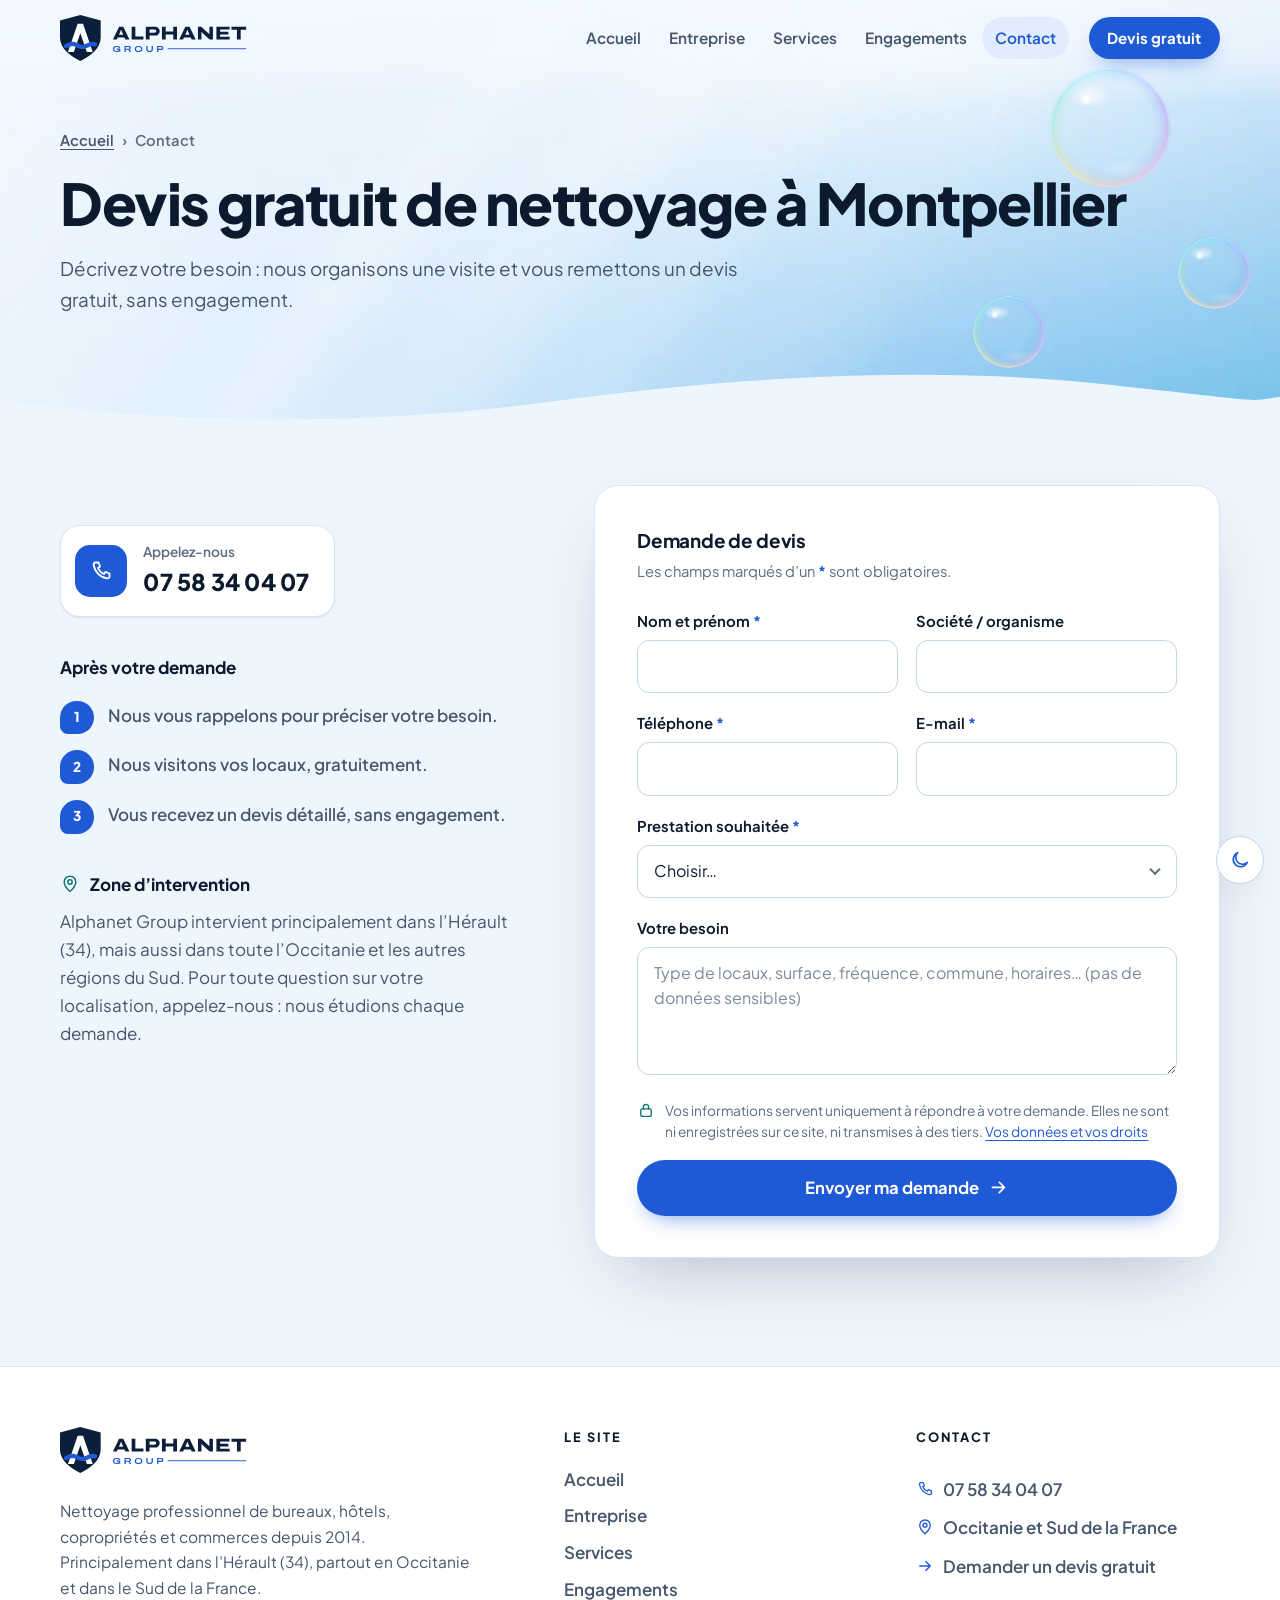
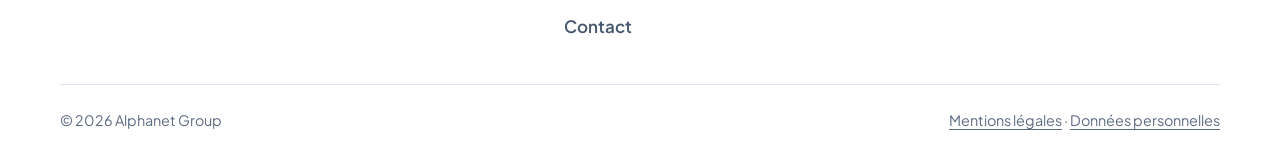
<file: contact.html>
<!doctype html>
<html lang="fr">
<head>
  <meta charset="utf-8">
  <meta name="viewport" content="width=device-width, initial-scale=1, viewport-fit=cover">
  <!-- Sécurité : la page ne peut charger que les fichiers du site lui-même (aucun service tiers, aucun script extérieur) -->
  <meta http-equiv="Content-Security-Policy" content="default-src 'self'; script-src 'self'; style-src 'self'; img-src 'self'; font-src 'self'; connect-src 'self'; media-src 'none'; object-src 'none'; frame-src 'none'; worker-src 'none'; manifest-src 'none'; form-action 'none'; base-uri 'none'; upgrade-insecure-requests; require-trusted-types-for 'script'">
  <meta name="referrer" content="strict-origin-when-cross-origin">

  <title>Devis nettoyage gratuit à Montpellier | Alphanet Group</title>
  <meta name="description" content="Devis gratuit pour le nettoyage de vos bureaux, locaux commerciaux, hôtel ou copropriété à Montpellier et dans l’Hérault (34). Appelez le 07 58 34 04 07.">
  <link rel="canonical" href="https://alphanet-group.fr/contact">
  <meta name="color-scheme" content="light dark">
  <meta name="theme-color" content="#e8f3fd" data-theme-color>

  <meta property="og:type" content="website">
  <meta property="og:locale" content="fr_FR">
  <meta property="og:site_name" content="Alphanet Group">
  <meta property="og:title" content="Devis nettoyage gratuit à Montpellier | Alphanet Group">
  <meta property="og:description" content="Devis gratuit pour le nettoyage de vos bureaux, locaux commerciaux, hôtel ou copropriété à Montpellier et dans l’Hérault (34). Appelez le 07 58 34 04 07.">
  <meta property="og:url" content="https://alphanet-group.fr/contact">
  <meta property="og:image" content="https://alphanet-group.fr/assets/img/og-image.jpg">
  <meta property="og:image:width" content="1200">
  <meta property="og:image:height" content="630">
  <meta property="og:image:alt" content="Logo Alphanet Group, nettoyage professionnel dans l’Hérault (34) et en Occitanie">
  <meta name="twitter:card" content="summary_large_image">

  <link rel="icon" href="assets/img/favicon-32.png" sizes="32x32" type="image/png">
  <link rel="icon" href="assets/img/favicon.svg" type="image/svg+xml">
  <link rel="apple-touch-icon" href="assets/img/apple-touch-icon.png">
  <link rel="preload" href="assets/fonts/plus-jakarta-sans-latin.woff2" as="font" type="font/woff2" crossorigin>
  <!-- Le numéro ?v= force le rechargement après chaque mise à jour : à augmenter quand le CSS ou le JS change -->
  <link rel="stylesheet" href="assets/css/styles.css?v=20261019-1">
  <script src="assets/js/theme.js?v=20261019-1"></script>
  <script src="assets/js/main.js?v=20261019-1" defer></script>
  <script type="application/ld+json">
  {"@context": "https://schema.org", "@type": "BreadcrumbList", "itemListElement": [
    {"@type": "ListItem", "position": 1, "name": "Accueil", "item": "https://alphanet-group.fr/"},
    {"@type": "ListItem", "position": 2, "name": "Contact", "item": "https://alphanet-group.fr/contact"}
  ]}
  </script>
</head>
<body>
  <a class="skip-link" href="#contenu">Aller au contenu</a>

  <!-- Logo et pictogrammes partagés -->
  <svg class="svg-sprite" aria-hidden="true" focusable="false">
    <defs>
      <symbol id="logo" viewBox="0 0 260.0 64">
        <path class="logo-ink" d="M28.30 0L56.60 7.5V31.5C56.60 46 42.30 57 28.30 64C14.30 57 0.00 46 0.00 31.5V7.5Z"/>
        <path class="logo-paper" d="M24.60 12.30 32.00 12.30 45.55 51.60 37.30 51.60 28.30 25.30 19.30 51.60 11.05 51.60Z"/>
        <path class="logo-blue" d="M7.30 40.52 7.76 40.33 8.22 40.12 8.70 39.90 9.20 39.67 9.71 39.44 10.23 39.20 10.76 38.96 11.31 38.72 11.88 38.49 12.46 38.27 13.05 38.06 13.65 37.87 14.28 37.70 14.91 37.56 15.55 37.45 16.21 37.36 16.87 37.31 17.53 37.30 18.19 37.32 18.85 37.38 19.50 37.46 20.15 37.58 20.78 37.73 21.40 37.90 22.00 38.09 22.59 38.30 23.17 38.53 23.73 38.76 24.28 39.00 24.81 39.24 25.33 39.48 25.84 39.71 26.33 39.94 26.81 40.16 27.27 40.36 27.72 40.55 28.16 40.72 28.58 40.88 28.99 41.01 29.38 41.13 29.76 41.22 30.13 41.29 30.48 41.35 30.83 41.38 31.18 41.40 31.52 41.40 31.87 41.38 32.22 41.34 32.58 41.28 32.95 41.20 33.34 41.10 33.73 40.98 34.14 40.84 34.57 40.69 35.01 40.51 35.46 40.32 35.93 40.11 36.41 39.89 36.91 39.66 37.41 39.42 37.94 39.18 38.47 38.94 39.02 38.70 39.59 38.47 40.17 38.25 40.76 38.05 41.37 37.86 41.99 37.69 42.62 37.55 43.27 37.44 43.92 37.36 44.58 37.31 45.25 37.30 45.91 37.32 46.57 37.38 47.22 37.47 47.86 37.59 48.49 37.74 49.11 37.91 49.72 38.11 50.42 38.45 51.01 38.97 51.44 39.62 51.69 40.36 51.74 41.15 51.59 41.91 51.24 42.62 50.73 43.20 50.08 43.64 49.33 43.89 48.55 43.94 47.78 43.79 47.38 43.66 46.99 43.55 46.61 43.46 46.25 43.39 45.89 43.34 45.54 43.31 45.20 43.30 44.86 43.31 44.51 43.33 44.15 43.38 43.79 43.44 43.42 43.52 43.03 43.62 42.63 43.75 42.22 43.89 41.79 44.05 41.35 44.23 40.89 44.43 40.42 44.64 39.94 44.87 39.44 45.10 38.93 45.33 38.40 45.58 37.86 45.82 37.31 46.05 36.74 46.28 36.16 46.50 35.56 46.70 34.95 46.88 34.32 47.04 33.69 47.18 33.04 47.28 32.38 47.35 31.72 47.39 31.06 47.40 30.40 47.37 29.74 47.30 29.09 47.20 28.45 47.08 27.82 46.92 27.21 46.74 26.61 46.54 26.02 46.33 25.45 46.10 24.89 45.87 24.35 45.63 23.82 45.39 23.30 45.15 22.80 44.92 22.32 44.69 21.84 44.48 21.38 44.28 20.93 44.09 20.50 43.93 20.09 43.78 19.68 43.65 19.29 43.54 18.92 43.46 18.55 43.39 18.20 43.34 17.85 43.31 17.50 43.30 17.16 43.31 16.81 43.33 16.46 43.38 16.10 43.44 15.72 43.53 15.34 43.63 14.93 43.76 14.52 43.90 14.09 44.07 13.65 44.25 13.19 44.45 12.72 44.66 12.23 44.88 11.73 45.11 11.22 45.35 10.69 45.59 10.15 45.83 9.60 46.07 8.84 46.27 8.06 46.27 7.30 46.07 6.62 45.67 6.07 45.12 5.68 44.44 5.48 43.68 5.48 42.90 5.68 42.14 6.07 41.47 6.63 40.91Z"/>
        <path class="logo-ink" d="M73.6 34.0 82.21956030273437 16.467641845703128H87.99137573242187L96.61093603515624 34.0H90.9943369140625L89.6694326171875 31.19054248046875H80.26100341796875L78.94995727539062 34.0ZM81.99887573242187 27.38885107421875H87.93156030273437L86.33502124023437 23.825475097656252Q86.23523754882812 23.586549560546878 86.05534924316406 23.149164794921877Q85.8754609375 22.711780029296875 85.68171447753906 22.21424987792969Q85.48796801757813 21.716719726562502 85.32443432617188 21.289040649414062Q85.16090063476562 20.861361572265626 85.07996801757812 20.65570556640625H84.889826171875Q84.70190063476562 21.124131103515627 84.45715417480469 21.731698486328128Q84.21240771484375 22.339265869140625 83.98623217773437 22.90969140625Q83.760056640625 23.480116943359377 83.59541479492187 23.837116943359376Z M99.66599291992188 34.0V16.467641845703128H104.858517578125V29.820801513671874H116.11509912109375V34.0Z M119.40299291992187 34.0V16.467641845703128H132.93404248046875Q134.65640063476562 16.467641845703128 135.95329602050782 17.22792907714844Q137.25019140625 17.988216308593753 137.9722286376953 19.33139892578125Q138.69426586914062 20.674581542968753 138.69426586914062 22.42649453667535Q138.69426586914062 24.195237548828125 137.95947863769533 25.556991088867186Q137.22469140625 26.91874462890625 135.9161541748047 27.672102783203123Q134.60761694335937 28.4254609375 132.88747509765625 28.4254609375H124.595517578125V34.0ZM124.595517578125 24.5772021484375H131.44230493164062Q132.5944326171875 24.5772021484375 133.18999291992185 24.02340813623716Q133.78555322265623 23.469614124036816 133.78555322265623 22.450451081576414Q133.78555322265623 21.75887939453125 133.5156863455636 21.28657901908256Q133.24581946847098 20.81427864363387 132.726842351423 20.565089639199748Q132.207865234375 20.315900634765626 131.44230493164062 20.315900634765626H124.595517578125Z M141.86849291992186 34.0V16.467641845703128H147.061017578125V22.99232983398438H157.58370214843748V16.467641845703128H162.7762268066406V34.0H157.58370214843748V27.1715283203125H147.061017578125V34.0Z M165.8335 34.0 174.45306030273437 16.467641845703128H180.22487573242185L188.84443603515624 34.0H183.2278369140625L181.9029326171875 31.19054248046875H172.49450341796873L171.18345727539062 34.0ZM174.23237573242187 27.38885107421875H180.16506030273436L178.56852124023436 23.825475097656252Q178.4687375488281 23.586549560546878 178.28884924316407 23.149164794921877Q178.1089609375 22.711780029296875 177.91521447753905 22.21424987792969Q177.7214680175781 21.716719726562502 177.55793432617185 21.289040649414062Q177.39440063476562 20.861361572265626 177.31346801757812 20.65570556640625H177.123326171875Q176.9354006347656 21.124131103515627 176.69065417480468 21.731698486328128Q176.44590771484374 22.339265869140625 176.2197321777344 22.90969140625Q175.993556640625 23.480116943359377 175.82891479492187 23.837116943359376Z M191.89949291992187 34.0V16.467641845703128H196.54378002929687L205.63288647460936 24.647638427734375Q205.86737939453124 24.844989501953126 206.22937231445312 25.204766113281252Q206.591365234375 25.564542724609375 206.98467907714843 25.949819335937498Q207.37799291992187 26.335095947265625 207.67956030273436 26.6460888671875H207.9112766113281Q207.899634765625 26.1959541015625 207.88217199707032 25.5035693359375Q207.8647092285156 24.8111845703125 207.8647092285156 24.27346826171875V16.467641845703128H212.77951049804688V34.0H208.197865234375L199.33270556640625 25.99516650390625Q198.7273544921875 25.456889892578126 198.05825341796873 24.799150512695313Q197.38915234375 24.1414111328125 196.9855849609375 23.74006005859375H196.77936865234375Q196.79101049804686 24.085418212890623 196.80265234374997 24.8171611328125Q196.8142941894531 25.548904052734375 196.8142941894531 26.398173583984374V34.0Z M217.60349291992188 34.0V16.467641845703128H235.88031909179688V20.315900634765626H222.8098757324219V23.260627685546876H234.25331201171875V26.9841630859375H222.8098757324219V30.1517412109375H236.08431909179689V34.0Z M246.18399999999997 34.0V20.646840332031253H238.58665600585937V16.467641845703128H258.97386865234375V20.646840332031253H251.3765246582031V34.0Z"/>
        <path class="logo-sub" d="M78.592 51.523999999999994Q76.09599999999999 51.523999999999994 74.84799999999998 50.46799999999999Q73.6 49.41199999999999 73.6 47.263999999999996Q73.6 45.85999999999999 74.23599999999999 44.90599999999999Q74.87199999999999 43.952 76.07799999999999 43.471999999999994Q77.28399999999999 42.992 78.964 42.992Q80.056 42.992 80.95599999999999 43.178Q81.856 43.364 82.50999999999999 43.742Q83.16399999999999 44.12 83.51799999999999 44.696Q83.87199999999999 45.27199999999999 83.87199999999999 46.05199999999999H82.09599999999999Q82.09599999999999 45.62 81.844 45.31999999999999Q81.59199999999998 45.019999999999996 81.16 44.846Q80.728 44.672 80.18199999999999 44.593999999999994Q79.636 44.516 79.03599999999999 44.516Q78.26799999999999 44.516 77.61399999999999 44.666Q76.96 44.815999999999995 76.47999999999999 45.134Q75.99999999999999 45.452 75.73599999999999 45.943999999999996Q75.472 46.43599999999999 75.472 47.108V47.395999999999994Q75.472 48.331999999999994 75.88 48.901999999999994Q76.288 49.471999999999994 77.038 49.73599999999999Q77.788 49.99999999999999 78.80799999999999 49.99999999999999Q79.93599999999999 49.99999999999999 80.66199999999999 49.79599999999999Q81.38799999999999 49.592 81.74199999999999 49.208Q82.09599999999999 48.824 82.09599999999999 48.30799999999999V48.211999999999996H78.75999999999999V46.77199999999999H83.88399999999999V51.379999999999995H82.756L82.564 50.3Q82.11999999999999 50.73199999999999 81.50199999999998 51.001999999999995Q80.88399999999999 51.272 80.14599999999999 51.397999999999996Q79.40799999999999 51.523999999999994 78.592 51.523999999999994Z M89.716 51.379999999999995V43.135999999999996H96.244Q97.11999999999999 43.135999999999996 97.678 43.489999999999995Q98.23599999999999 43.843999999999994 98.512 44.425999999999995Q98.788 45.007999999999996 98.788 45.715999999999994Q98.788 46.44799999999999 98.41 47.08999999999999Q98.032 47.73199999999999 97.24 48.092L98.99199999999999 51.379999999999995H96.94L95.428 48.44H91.53999999999999V51.379999999999995ZM91.53999999999999 46.928H95.74Q96.30399999999999 46.928 96.60999999999999 46.598Q96.916 46.267999999999994 96.916 45.751999999999995Q96.916 45.403999999999996 96.78399999999999 45.157999999999994Q96.65199999999999 44.91199999999999 96.38799999999999 44.785999999999994Q96.124 44.66 95.74 44.66H91.53999999999999Z M109.29518059299191 51.523999999999994Q107.661628032345 51.523999999999994 106.4708140161725 51.025999999999996Q105.27999999999999 50.528 104.63799999999999 49.574Q103.996 48.62 103.996 47.25767634854771Q103.996 45.88399999999999 104.63799999999999 44.93599999999999Q105.27999999999999 43.98799999999999 106.4708140161725 43.489999999999995Q107.661628032345 42.992 109.29518059299191 42.992Q110.94399999999999 42.992 112.13199999999999 43.489999999999995Q113.32 43.98799999999999 113.96199999999999 44.93599999999999Q114.604 45.88399999999999 114.604 47.25767634854771Q114.604 48.62 113.96199999999999 49.574Q113.32 50.528 112.13199999999999 51.025999999999996Q110.94399999999999 51.523999999999994 109.29518059299191 51.523999999999994ZM109.3 49.99999999999999Q110.044 49.99999999999999 110.66799999999999 49.831999999999994Q111.29199999999999 49.663999999999994 111.75399999999999 49.339999999999996Q112.216 49.016 112.47399999999999 48.522999999999996Q112.732 48.029999999999994 112.732 47.38399999999999V47.108Q112.732 46.46443835616438 112.47399999999999 45.97621917808219Q112.216 45.48799999999999 111.75399999999999 45.163999999999994Q111.29199999999999 44.839999999999996 110.66799999999999 44.678Q110.044 44.516 109.3 44.516Q108.556 44.516 107.93199999999999 44.678Q107.30799999999999 44.839999999999996 106.84599999999999 45.163999999999994Q106.38399999999999 45.48799999999999 106.13199999999999 45.97621917808219Q105.88 46.46443835616438 105.88 47.108V47.38399999999999Q105.88 48.029999999999994 106.13199999999999 48.522999999999996Q106.38399999999999 49.016 106.84599999999999 49.339999999999996Q107.30799999999999 49.663999999999994 107.93199999999999 49.831999999999994Q108.556 49.99999999999999 109.3 49.99999999999999Z M124.672 51.523999999999994Q123.124 51.523999999999994 122.10999999999999 51.044Q121.09599999999999 50.56399999999999 120.59799999999998 49.681999999999995Q120.1 48.8 120.1 47.599999999999994V43.135999999999996H121.92399999999999V47.516Q121.92399999999999 48.70399999999999 122.63799999999999 49.35199999999999Q123.35199999999999 49.99999999999999 124.672 49.99999999999999Q125.99199999999999 49.99999999999999 126.70599999999999 49.35199999999999Q127.42 48.70399999999999 127.42 47.516V43.135999999999996H129.244V47.599999999999994Q129.244 48.8 128.74599999999998 49.681999999999995Q128.248 50.56399999999999 127.24 51.044Q126.232 51.523999999999994 124.672 51.523999999999994Z M135.09999999999997 51.379999999999995V43.135999999999996H141.14799999999997Q141.95199999999997 43.135999999999996 142.546 43.483999999999995Q143.14 43.831999999999994 143.46999999999997 44.437999999999995Q143.79999999999998 45.044 143.79999999999998 45.83582222222222Q143.79999999999998 46.61599999999999 143.464 47.233999999999995Q143.128 47.852 142.522 48.199999999999996Q141.91599999999997 48.547999999999995 141.09999999999997 48.547999999999995H136.92399999999998V51.379999999999995ZM136.92399999999998 47.023999999999994H140.59599999999998Q141.236 47.023999999999994 141.58799999999997 46.71121917808219Q141.93999999999997 46.39843835616438 141.93999999999997 45.847095890410955Q141.93999999999997 45.476 141.78365714285712 45.21135135135135Q141.62731428571428 44.946702702702694 141.32765714285713 44.803351351351345Q141.028 44.66 140.59599999999998 44.66H136.92399999999998Z"/>
        <rect class="logo-sub" x="149.80" y="46.29" width="109.17" height="1.3"/>
      </symbol>
      <symbol id="i-arrow" viewBox="0 0 24 24"><path d="M5 12h14M13 6l6 6-6 6"/></symbol>
      <symbol id="i-phone" viewBox="0 0 24 24"><path d="M6.6 3.5h2.9l1.6 4.1-2.1 1.4a11 11 0 0 0 6 6l1.4-2.1 4.1 1.6v2.9a2 2 0 0 1-2.2 2A16 16 0 0 1 4.6 5.7a2 2 0 0 1 2-2.2z"/></symbol>
      <symbol id="i-check" viewBox="0 0 24 24"><path d="M5 12.5l4.5 4.5L19 7.5"/></symbol>
      <symbol id="i-pin" viewBox="0 0 24 24"><path d="M12 21s-7-6.1-7-11.4a7 7 0 0 1 14 0C19 14.9 12 21 12 21z"/><circle cx="12" cy="9.6" r="2.6"/></symbol>
      <symbol id="i-sun" viewBox="0 0 24 24"><circle cx="12" cy="12" r="4"/><path d="M12 2.5v2M12 19.5v2M4.6 4.6 6 6M18 18l1.4 1.4M2.5 12h2M19.5 12h2M4.6 19.4 6 18M18 6l1.4-1.4"/></symbol>
      <symbol id="i-moon" viewBox="0 0 24 24"><path d="M20 14.5A8 8 0 1 1 9.5 4a6.5 6.5 0 0 0 10.5 10.5z"/></symbol>
      <symbol id="i-menu" viewBox="0 0 24 24"><path d="M4 7h16M4 12h16M4 17h16"/></symbol>
      <symbol id="i-close" viewBox="0 0 24 24"><path d="M6 6l12 12M18 6 6 18"/></symbol>
      <symbol id="i-lock" viewBox="0 0 24 24"><rect x="5" y="10.5" width="14" height="10" rx="2"/><path d="M8.5 10.5V8a3.5 3.5 0 0 1 7 0v2.5"/></symbol>
      <symbol id="i-shield" viewBox="0 0 24 24"><path d="M12 3 4.5 6v5.5c0 4.6 3.1 8 7.5 9.5 4.4-1.5 7.5-4.9 7.5-9.5V6z"/><path d="M8.8 12l2.4 2.4 4-4.4"/></symbol>
      <symbol id="i-users" viewBox="0 0 24 24"><circle cx="9" cy="8.5" r="3.2"/><path d="M3.5 19c.5-3.2 2.7-5 5.5-5s5 1.8 5.5 5"/><circle cx="17" cy="9.5" r="2.5"/><path d="M16 14.2c2.7-.2 4.5 1.3 5 4.3"/></symbol>
      <symbol id="i-leaf" viewBox="0 0 24 24"><path d="M5 19c0-8 4.5-13 14-14 0 9.5-5 14-13 14"/><path d="M5 19c2-4 4.5-6.5 8-8.5"/></symbol>
      <symbol id="i-eye" viewBox="0 0 24 24"><path d="M2.5 12S6 5.5 12 5.5 21.5 12 21.5 12 18 18.5 12 18.5 2.5 12 2.5 12z"/><circle cx="12" cy="12" r="2.8"/></symbol>
      <!-- Services -->
      <symbol id="i-office" viewBox="0 0 24 24"><rect x="4.5" y="3" width="15" height="18" rx="2"/><path d="M8.5 7h1.5M14 7h1.5M8.5 11h1.5M14 11h1.5M8.5 15h1.5M14 15h1.5M10 21v-2.5h4V21"/></symbol>
      <symbol id="i-copro" viewBox="0 0 24 24"><path d="M3 21h18M5 21V8.5l6-4V21M11 21V10l8 3v8M7.8 9.5v.01M7.8 13v.01M7.8 16.5v.01M15 15.5v.01M15 18.5v.01"/></symbol>
      <symbol id="i-store" viewBox="0 0 24 24"><path d="M4.5 10.5V20h15v-9.5M3 9.5 4.6 4h14.8L21 9.5a3 3 0 0 1-6 0 3 3 0 0 1-6 0 3 3 0 0 1-6 0zM10 20v-4.5h4V20"/></symbol>
      <symbol id="i-window" viewBox="0 0 24 24"><rect x="4" y="3" width="16" height="18" rx="1.5"/><path d="M12 3v18M4 12h16M7 8.5l2-2M15 17.5l2-2"/></symbol>
      <symbol id="i-sparkle" viewBox="0 0 24 24"><path d="M10.5 3.5 12.3 8.2 17 10l-4.7 1.8-1.8 4.7-1.8-4.7L4 10l4.7-1.8zM18 14.5l.9 2.1 2.1.9-2.1.9-.9 2.1-.9-2.1-2.1-.9 2.1-.9z"/></symbol>
      <symbol id="i-hotel" viewBox="0 0 24 24"><path d="M3 19V6M3 15h18M21 19v-5.5a3 3 0 0 0-3-3h-7.5V15"/><circle cx="6.6" cy="11.6" r="1.9"/></symbol>
      <symbol id="i-drop" viewBox="0 0 24 24"><path d="M12 3s-6 6.6-6 11a6 6 0 0 0 12 0c0-4.4-6-11-6-11z"/><path d="M9.2 14.6a2.9 2.9 0 0 0 2.8 2.7"/></symbol>
    </defs>
  </svg>

  <!-- ================================================================
       En-tête
       ================================================================ -->
  <header class="site-header" data-header>
    <div class="container header-inner">
      <a class="brand" href="./" aria-label="Alphanet Group, accueil">
        <svg class="brand-logo" aria-hidden="true"><use href="#logo"/></svg>
      </a>
      <nav class="nav" aria-label="Navigation principale">
        <ul class="nav-list">
          <li><a href="./">Accueil</a></li>
          <li><a href="entreprise">Entreprise</a></li>
          <li><a href="services">Services</a></li>
          <li><a href="engagements">Engagements</a></li>
          <li><a href="contact" aria-current="page">Contact</a></li>
        </ul>
      </nav>
      <div class="header-actions">
        <a class="btn btn-primary btn-sm header-cta" href="contact#formulaire">Devis gratuit</a>
        <button class="icon-btn nav-toggle" type="button" aria-expanded="false" aria-controls="menu" aria-label="Ouvrir le menu" data-nav-toggle>
          <svg class="ico ico-menu" aria-hidden="true"><use href="#i-menu"/></svg>
          <svg class="ico ico-close" aria-hidden="true"><use href="#i-close"/></svg>
        </button>
      </div>
    </div>
    <!-- Menu sur téléphone et tablette -->
    <div class="menu" id="menu" data-menu inert>
      <nav class="container" aria-label="Menu">
        <ul class="menu-list">
          <li><a href="./">Accueil</a></li>
          <li><a href="entreprise">Entreprise</a></li>
          <li><a href="services">Services</a></li>
          <li><a href="engagements">Engagements</a></li>
          <li><a href="contact" aria-current="page">Contact</a></li>
        </ul>
        <div class="menu-actions">
          <a class="btn btn-primary btn-lg" href="contact#formulaire">Demander un devis gratuit</a>
          <a class="btn btn-ghost btn-lg" href="tel:+33758340407"><svg class="ico" aria-hidden="true"><use href="#i-phone"/></svg>07&nbsp;58&nbsp;34&nbsp;04&nbsp;07</a>
        </div>
      </nav>
    </div>
  </header>

  <main id="contenu">

    <section class="page-hero page-hero--soft" aria-labelledby="page-title">
      <div class="hero-media" aria-hidden="true"></div>
      <div class="hero-bubbles" aria-hidden="true"><span></span><span class="b-m"></span><span class="b-m"></span><span class="b-s"></span><span class="b-s"></span><span class="b-m"></span><span class="b-s"></span><span class="b-s"></span><span class="b-m"></span><span class="b-s"></span><span class="b-s"></span><span></span></div>
      <div class="container">
        <nav class="breadcrumb" aria-label="Fil d’Ariane">
          <a href="./">Accueil</a><span aria-hidden="true">›</span><span aria-current="page">Contact</span>
        </nav>
        <h1 class="page-title" id="page-title">Devis gratuit de nettoyage à Montpellier</h1>
        <p class="lead">Décrivez votre besoin&nbsp;: nous organisons une visite et vous remettons un devis gratuit, sans engagement.</p>
      </div>
      <svg class="wave" viewBox="0 0 1440 80" preserveAspectRatio="none" aria-hidden="true" focusable="false"><path d="M0 50C200 82 420 82 620 52S1040 6 1240 30s160 22 200 16V80H0Z"/></svg>
    </section>

    <section class="section section--form" id="formulaire" aria-label="Demande de devis">
      <div class="container contact-grid">
        <div class="contact-intro reveal">
          <a class="contact-phone" href="tel:+33758340407">
            <span class="contact-phone-icon"><svg class="ico" aria-hidden="true"><use href="#i-phone"/></svg></span>
            <span><span class="contact-label">Appelez-nous</span><strong>07&nbsp;58&nbsp;34&nbsp;04&nbsp;07</strong></span>
          </a>

          <div class="contact-block">
            <p class="contact-block-title">Après votre demande</p>
            <ol class="mini-steps">
              <li>Nous vous rappelons pour préciser votre besoin.</li>
              <li>Nous visitons vos locaux, gratuitement.</li>
              <li>Vous recevez un devis détaillé, sans engagement.</li>
            </ol>
          </div>

          <div class="contact-block">
            <div class="zone">
            <p class="zone-title"><svg class="ico" aria-hidden="true"><use href="#i-pin"/></svg> Zone d’intervention</p>
            <p class="zone-text">Alphanet Group intervient principalement dans l’Hérault (34), mais aussi dans toute l’Occitanie et les autres régions du Sud. Pour toute question sur votre localisation, appelez-nous&nbsp;: nous étudions chaque demande.</p>
          </div>
          </div>
        </div>

        <div class="form-card reveal">
          <h2 class="h3">Demande de devis</h2>
          <p class="form-intro">Les champs marqués d’un <span class="req">*</span> sont obligatoires.</p>
          <form class="form" data-quote-form novalidate>
            <div class="field">
              <label for="f-nom">Nom et prénom <span class="req" aria-hidden="true">*</span></label>
              <input id="f-nom" name="nom" type="text" autocomplete="name" maxlength="80" required aria-describedby="e-nom">
              <p class="field-error" id="e-nom"></p>
            </div>
            <div class="field">
              <label for="f-societe">Société / organisme</label>
              <input id="f-societe" name="societe" type="text" autocomplete="organization" maxlength="100">
            </div>
            <div class="field">
              <label for="f-telephone">Téléphone <span class="req" aria-hidden="true">*</span></label>
              <input id="f-telephone" name="telephone" type="tel" autocomplete="tel" inputmode="tel" maxlength="20" pattern="[0-9 +.\-]{10,20}" required aria-describedby="e-telephone">
              <p class="field-error" id="e-telephone"></p>
            </div>
            <div class="field">
              <label for="f-email">E-mail <span class="req" aria-hidden="true">*</span></label>
              <input id="f-email" name="email" type="email" autocomplete="email" maxlength="120" required aria-describedby="e-email">
              <p class="field-error" id="e-email"></p>
            </div>
            <div class="field field--full">
              <label for="f-type">Prestation souhaitée <span class="req" aria-hidden="true">*</span></label>
              <div class="select">
                <select id="f-type" name="type" required aria-describedby="e-type">
                  <option value="">Choisir…</option>
                  <option value="Bureaux / locaux professionnels">Bureaux / locaux professionnels</option>
                  <option value="Hôtellerie">Hôtellerie</option>
                  <option value="Copropriété / parties communes">Copropriété / parties communes</option>
                  <option value="Commerce / lieu recevant du public">Commerce / lieu recevant du public</option>
                  <option value="Vitrerie">Vitrerie</option>
                  <option value="Remise en état / après sinistre">Remise en état / après sinistre</option>
                  <option value="Particulier (domicile)">Particulier (domicile)</option>
                  <option value="Autre demande">Autre demande</option>
                </select>
              </div>
              <p class="field-error" id="e-type"></p>
            </div>
            <div class="field field--full">
              <label for="f-message">Votre besoin</label>
              <textarea id="f-message" name="message" rows="4" maxlength="1500" placeholder="Type de locaux, surface, fréquence, commune, horaires… (pas de données sensibles)"></textarea>
            </div>
            <div class="form-hp" aria-hidden="true">
              <label for="f-site">Ne pas remplir ce champ</label>
              <input id="f-site" name="site_web" type="text" tabindex="-1" autocomplete="off">
            </div>
            <p class="form-privacy"><svg class="ico" aria-hidden="true"><use href="#i-lock"/></svg><span>Vos informations servent uniquement à répondre à votre demande. Elles ne sont ni enregistrées sur ce site, ni transmises à des tiers. <a href="mentions-legales#donnees">Vos données et vos droits</a></span></p>
            <div class="form-submit">
              <button class="btn btn-primary btn-lg" type="submit">Envoyer ma demande <svg class="ico ico-arrow" aria-hidden="true"><use href="#i-arrow"/></svg></button>
            </div>
            <p class="form-status" role="status" data-form-status hidden></p>
          </form>
          <noscript><p class="form-noscript">Le formulaire a besoin de JavaScript. Appelez-nous au 07&nbsp;58&nbsp;34&nbsp;04&nbsp;07.</p></noscript>
        </div>
      </div>
    </section>
  </main>

  <!-- ================================================================
       Pied de page
       ================================================================ -->
  <footer class="site-footer">
    <div class="container footer-inner">
      <div class="footer-brand">
        <a class="brand" href="./" aria-label="Alphanet Group, accueil">
          <svg class="brand-logo" aria-hidden="true"><use href="#logo"/></svg>
        </a>
        <p>Nettoyage professionnel de bureaux, hôtels, copropriétés et commerces depuis 2014. Principalement dans l’Hérault (34), partout en Occitanie et dans le Sud de la France.</p>
      </div>

      <nav class="footer-nav" aria-label="Plan du site">
        <p class="footer-title">Le site</p>
        <ul>
          <li><a href="./">Accueil</a></li>
          <li><a href="entreprise">Entreprise</a></li>
          <li><a href="services">Services</a></li>
          <li><a href="engagements">Engagements</a></li>
          <li><a href="contact">Contact</a></li>
        </ul>
      </nav>

      <div class="footer-contact">
        <p class="footer-title">Contact</p>
        <a href="tel:+33758340407"><svg class="ico" aria-hidden="true"><use href="#i-phone"/></svg>07&nbsp;58&nbsp;34&nbsp;04&nbsp;07</a>
        <p><svg class="ico" aria-hidden="true"><use href="#i-pin"/></svg>Occitanie et Sud de la France</p>
        <a href="contact#formulaire"><svg class="ico" aria-hidden="true"><use href="#i-arrow"/></svg>Demander un devis gratuit</a>
      </div>
    </div>

    <div class="container footer-bottom">
      <p>© <span data-current-year>2026</span> Alphanet Group</p>
      <p><a href="mentions-legales">Mentions légales</a><span aria-hidden="true"> · </span><a href="mentions-legales#donnees">Données personnelles</a></p>
    </div>
  </footer>

  <!-- Mode clair / sombre : bouton flottant en bas à droite, toujours accessible -->
  <button class="theme-fab" type="button" aria-label="Passer en mode sombre" title="Mode sombre" data-theme-toggle>
    <svg class="ico ico-moon" aria-hidden="true"><use href="#i-moon"/></svg><svg class="ico ico-sun" aria-hidden="true"><use href="#i-sun"/></svg>
  </button>
</body>
</html>
</file>
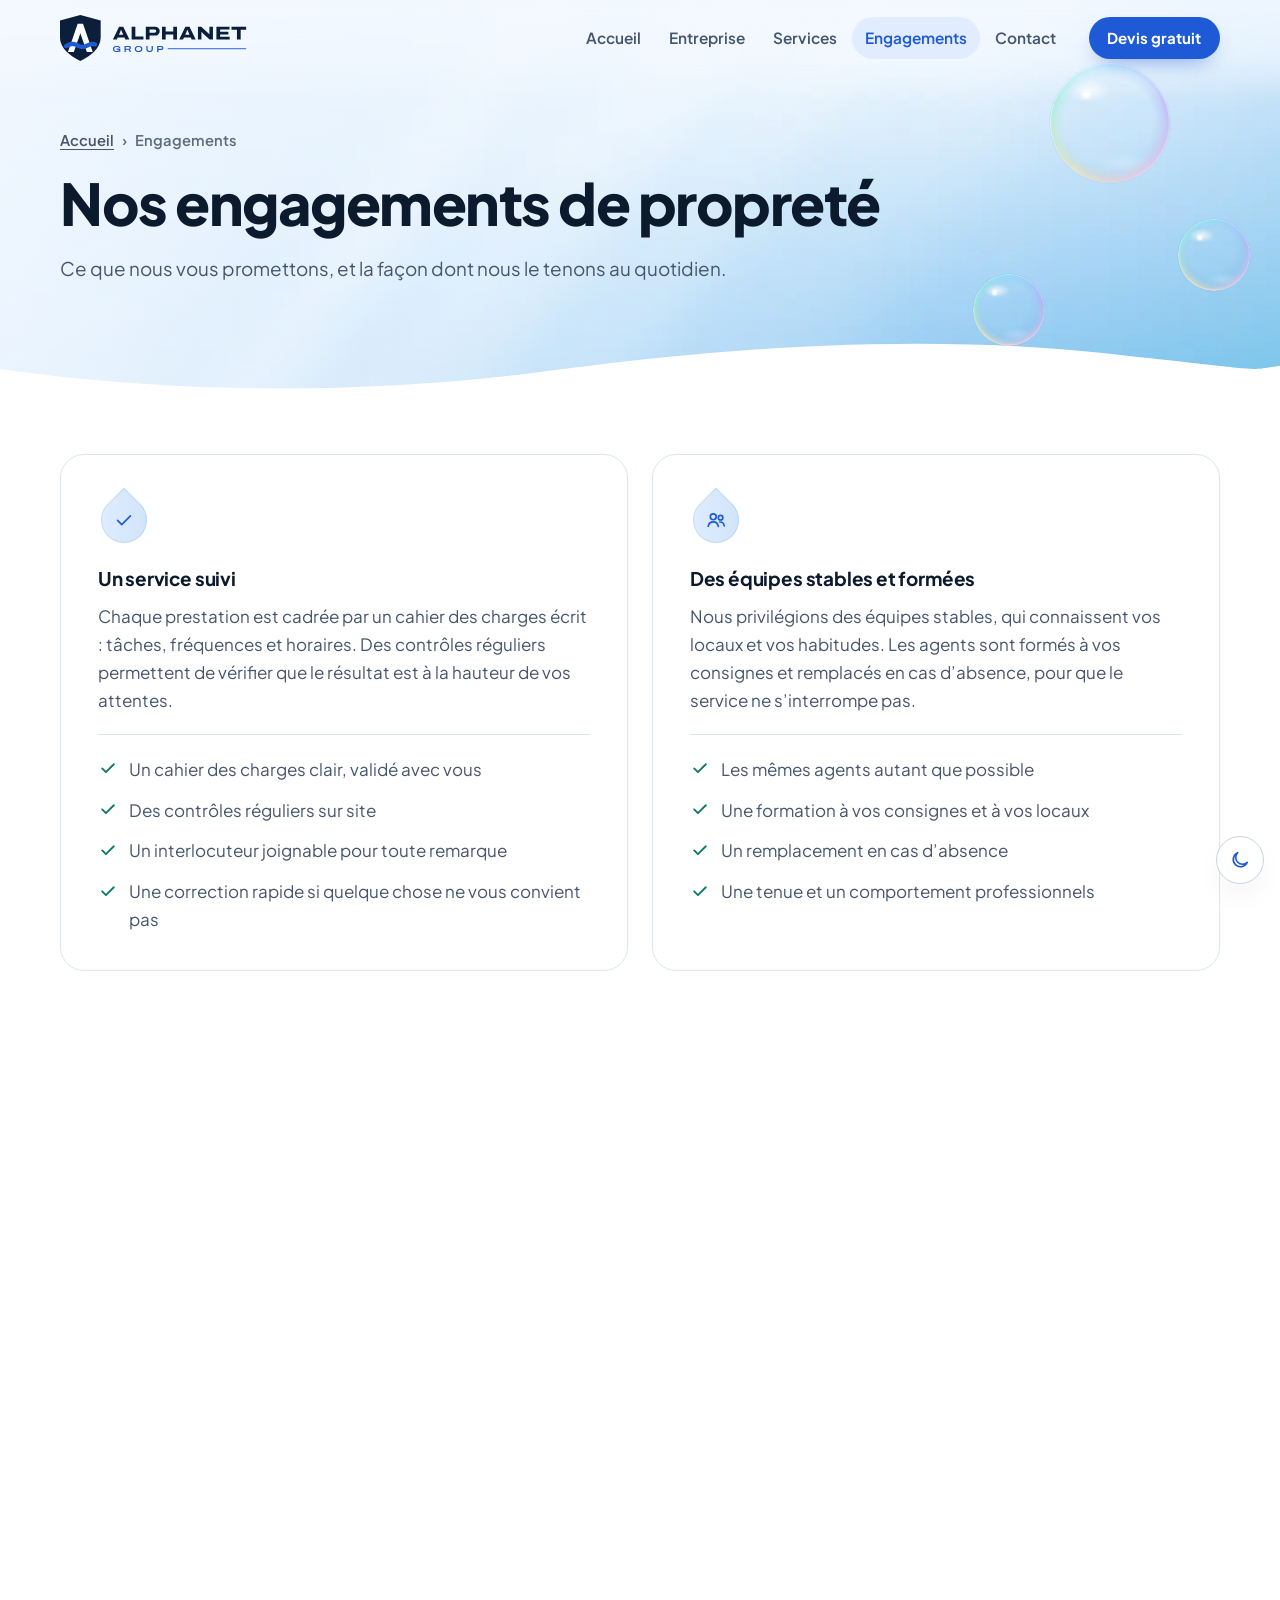
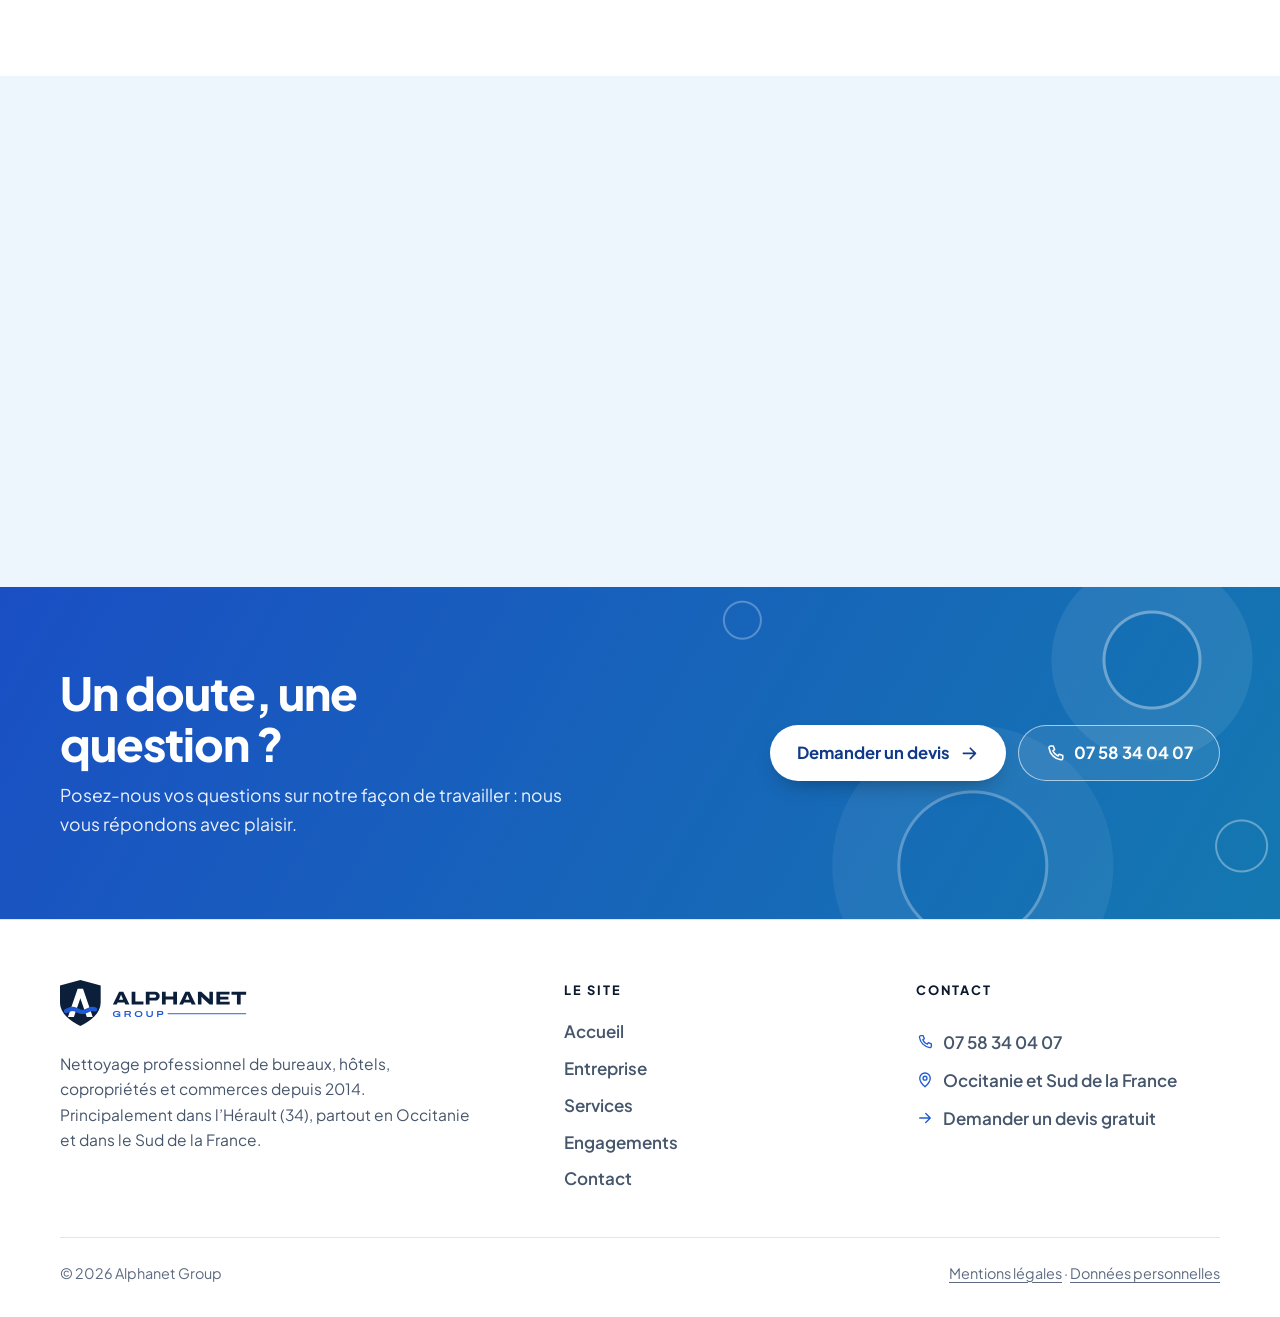
<file: engagements.html>
<!doctype html>
<html lang="fr">
<head>
  <meta charset="utf-8">
  <meta name="viewport" content="width=device-width, initial-scale=1, viewport-fit=cover">
  <!-- Sécurité : la page ne peut charger que les fichiers du site lui-même (aucun service tiers, aucun script extérieur) -->
  <meta http-equiv="Content-Security-Policy" content="default-src 'self'; script-src 'self'; style-src 'self'; img-src 'self'; font-src 'self'; connect-src 'self'; media-src 'none'; object-src 'none'; frame-src 'none'; worker-src 'none'; manifest-src 'none'; form-action 'none'; base-uri 'none'; upgrade-insecure-requests; require-trusted-types-for 'script'">
  <meta name="referrer" content="strict-origin-when-cross-origin">

  <title>Nos engagements : qualité, équipes stables, environnement | Alphanet Group</title>
  <meta name="description" content="Service suivi, équipes stables et formées, respect de l’environnement, confidentialité : les engagements d’Alphanet Group, entreprise de nettoyage dans l’Hérault (34).">
  <link rel="canonical" href="https://alphanet-group.fr/engagements">
  <meta name="color-scheme" content="light dark">
  <meta name="theme-color" content="#e8f3fd" data-theme-color>

  <meta property="og:type" content="website">
  <meta property="og:locale" content="fr_FR">
  <meta property="og:site_name" content="Alphanet Group">
  <meta property="og:title" content="Nos engagements : qualité, équipes stables, environnement | Alphanet Group">
  <meta property="og:description" content="Service suivi, équipes stables et formées, respect de l’environnement, confidentialité : les engagements d’Alphanet Group, entreprise de nettoyage dans l’Hérault (34).">
  <meta property="og:url" content="https://alphanet-group.fr/engagements">
  <meta property="og:image" content="https://alphanet-group.fr/assets/img/og-image.jpg">
  <meta property="og:image:width" content="1200">
  <meta property="og:image:height" content="630">
  <meta property="og:image:alt" content="Logo Alphanet Group, nettoyage professionnel dans l’Hérault (34) et en Occitanie">
  <meta name="twitter:card" content="summary_large_image">

  <link rel="icon" href="assets/img/favicon-32.png" sizes="32x32" type="image/png">
  <link rel="icon" href="assets/img/favicon.svg" type="image/svg+xml">
  <link rel="apple-touch-icon" href="assets/img/apple-touch-icon.png">
  <link rel="preload" href="assets/fonts/plus-jakarta-sans-latin.woff2" as="font" type="font/woff2" crossorigin>
  <!-- Le numéro ?v= force le rechargement après chaque mise à jour : à augmenter quand le CSS ou le JS change -->
  <link rel="stylesheet" href="assets/css/styles.css?v=20261019-1">
  <script src="assets/js/theme.js?v=20261019-1"></script>
  <script src="assets/js/main.js?v=20261019-1" defer></script>
  <script type="application/ld+json">
  {"@context": "https://schema.org", "@type": "BreadcrumbList", "itemListElement": [
    {"@type": "ListItem", "position": 1, "name": "Accueil", "item": "https://alphanet-group.fr/"},
    {"@type": "ListItem", "position": 2, "name": "Engagements", "item": "https://alphanet-group.fr/engagements"}
  ]}
  </script>
</head>
<body>
  <a class="skip-link" href="#contenu">Aller au contenu</a>

  <!-- Logo et pictogrammes partagés -->
  <svg class="svg-sprite" aria-hidden="true" focusable="false">
    <defs>
      <symbol id="logo" viewBox="0 0 260.0 64">
        <path class="logo-ink" d="M28.30 0L56.60 7.5V31.5C56.60 46 42.30 57 28.30 64C14.30 57 0.00 46 0.00 31.5V7.5Z"/>
        <path class="logo-paper" d="M24.60 12.30 32.00 12.30 45.55 51.60 37.30 51.60 28.30 25.30 19.30 51.60 11.05 51.60Z"/>
        <path class="logo-blue" d="M7.30 40.52 7.76 40.33 8.22 40.12 8.70 39.90 9.20 39.67 9.71 39.44 10.23 39.20 10.76 38.96 11.31 38.72 11.88 38.49 12.46 38.27 13.05 38.06 13.65 37.87 14.28 37.70 14.91 37.56 15.55 37.45 16.21 37.36 16.87 37.31 17.53 37.30 18.19 37.32 18.85 37.38 19.50 37.46 20.15 37.58 20.78 37.73 21.40 37.90 22.00 38.09 22.59 38.30 23.17 38.53 23.73 38.76 24.28 39.00 24.81 39.24 25.33 39.48 25.84 39.71 26.33 39.94 26.81 40.16 27.27 40.36 27.72 40.55 28.16 40.72 28.58 40.88 28.99 41.01 29.38 41.13 29.76 41.22 30.13 41.29 30.48 41.35 30.83 41.38 31.18 41.40 31.52 41.40 31.87 41.38 32.22 41.34 32.58 41.28 32.95 41.20 33.34 41.10 33.73 40.98 34.14 40.84 34.57 40.69 35.01 40.51 35.46 40.32 35.93 40.11 36.41 39.89 36.91 39.66 37.41 39.42 37.94 39.18 38.47 38.94 39.02 38.70 39.59 38.47 40.17 38.25 40.76 38.05 41.37 37.86 41.99 37.69 42.62 37.55 43.27 37.44 43.92 37.36 44.58 37.31 45.25 37.30 45.91 37.32 46.57 37.38 47.22 37.47 47.86 37.59 48.49 37.74 49.11 37.91 49.72 38.11 50.42 38.45 51.01 38.97 51.44 39.62 51.69 40.36 51.74 41.15 51.59 41.91 51.24 42.62 50.73 43.20 50.08 43.64 49.33 43.89 48.55 43.94 47.78 43.79 47.38 43.66 46.99 43.55 46.61 43.46 46.25 43.39 45.89 43.34 45.54 43.31 45.20 43.30 44.86 43.31 44.51 43.33 44.15 43.38 43.79 43.44 43.42 43.52 43.03 43.62 42.63 43.75 42.22 43.89 41.79 44.05 41.35 44.23 40.89 44.43 40.42 44.64 39.94 44.87 39.44 45.10 38.93 45.33 38.40 45.58 37.86 45.82 37.31 46.05 36.74 46.28 36.16 46.50 35.56 46.70 34.95 46.88 34.32 47.04 33.69 47.18 33.04 47.28 32.38 47.35 31.72 47.39 31.06 47.40 30.40 47.37 29.74 47.30 29.09 47.20 28.45 47.08 27.82 46.92 27.21 46.74 26.61 46.54 26.02 46.33 25.45 46.10 24.89 45.87 24.35 45.63 23.82 45.39 23.30 45.15 22.80 44.92 22.32 44.69 21.84 44.48 21.38 44.28 20.93 44.09 20.50 43.93 20.09 43.78 19.68 43.65 19.29 43.54 18.92 43.46 18.55 43.39 18.20 43.34 17.85 43.31 17.50 43.30 17.16 43.31 16.81 43.33 16.46 43.38 16.10 43.44 15.72 43.53 15.34 43.63 14.93 43.76 14.52 43.90 14.09 44.07 13.65 44.25 13.19 44.45 12.72 44.66 12.23 44.88 11.73 45.11 11.22 45.35 10.69 45.59 10.15 45.83 9.60 46.07 8.84 46.27 8.06 46.27 7.30 46.07 6.62 45.67 6.07 45.12 5.68 44.44 5.48 43.68 5.48 42.90 5.68 42.14 6.07 41.47 6.63 40.91Z"/>
        <path class="logo-ink" d="M73.6 34.0 82.21956030273437 16.467641845703128H87.99137573242187L96.61093603515624 34.0H90.9943369140625L89.6694326171875 31.19054248046875H80.26100341796875L78.94995727539062 34.0ZM81.99887573242187 27.38885107421875H87.93156030273437L86.33502124023437 23.825475097656252Q86.23523754882812 23.586549560546878 86.05534924316406 23.149164794921877Q85.8754609375 22.711780029296875 85.68171447753906 22.21424987792969Q85.48796801757813 21.716719726562502 85.32443432617188 21.289040649414062Q85.16090063476562 20.861361572265626 85.07996801757812 20.65570556640625H84.889826171875Q84.70190063476562 21.124131103515627 84.45715417480469 21.731698486328128Q84.21240771484375 22.339265869140625 83.98623217773437 22.90969140625Q83.760056640625 23.480116943359377 83.59541479492187 23.837116943359376Z M99.66599291992188 34.0V16.467641845703128H104.858517578125V29.820801513671874H116.11509912109375V34.0Z M119.40299291992187 34.0V16.467641845703128H132.93404248046875Q134.65640063476562 16.467641845703128 135.95329602050782 17.22792907714844Q137.25019140625 17.988216308593753 137.9722286376953 19.33139892578125Q138.69426586914062 20.674581542968753 138.69426586914062 22.42649453667535Q138.69426586914062 24.195237548828125 137.95947863769533 25.556991088867186Q137.22469140625 26.91874462890625 135.9161541748047 27.672102783203123Q134.60761694335937 28.4254609375 132.88747509765625 28.4254609375H124.595517578125V34.0ZM124.595517578125 24.5772021484375H131.44230493164062Q132.5944326171875 24.5772021484375 133.18999291992185 24.02340813623716Q133.78555322265623 23.469614124036816 133.78555322265623 22.450451081576414Q133.78555322265623 21.75887939453125 133.5156863455636 21.28657901908256Q133.24581946847098 20.81427864363387 132.726842351423 20.565089639199748Q132.207865234375 20.315900634765626 131.44230493164062 20.315900634765626H124.595517578125Z M141.86849291992186 34.0V16.467641845703128H147.061017578125V22.99232983398438H157.58370214843748V16.467641845703128H162.7762268066406V34.0H157.58370214843748V27.1715283203125H147.061017578125V34.0Z M165.8335 34.0 174.45306030273437 16.467641845703128H180.22487573242185L188.84443603515624 34.0H183.2278369140625L181.9029326171875 31.19054248046875H172.49450341796873L171.18345727539062 34.0ZM174.23237573242187 27.38885107421875H180.16506030273436L178.56852124023436 23.825475097656252Q178.4687375488281 23.586549560546878 178.28884924316407 23.149164794921877Q178.1089609375 22.711780029296875 177.91521447753905 22.21424987792969Q177.7214680175781 21.716719726562502 177.55793432617185 21.289040649414062Q177.39440063476562 20.861361572265626 177.31346801757812 20.65570556640625H177.123326171875Q176.9354006347656 21.124131103515627 176.69065417480468 21.731698486328128Q176.44590771484374 22.339265869140625 176.2197321777344 22.90969140625Q175.993556640625 23.480116943359377 175.82891479492187 23.837116943359376Z M191.89949291992187 34.0V16.467641845703128H196.54378002929687L205.63288647460936 24.647638427734375Q205.86737939453124 24.844989501953126 206.22937231445312 25.204766113281252Q206.591365234375 25.564542724609375 206.98467907714843 25.949819335937498Q207.37799291992187 26.335095947265625 207.67956030273436 26.6460888671875H207.9112766113281Q207.899634765625 26.1959541015625 207.88217199707032 25.5035693359375Q207.8647092285156 24.8111845703125 207.8647092285156 24.27346826171875V16.467641845703128H212.77951049804688V34.0H208.197865234375L199.33270556640625 25.99516650390625Q198.7273544921875 25.456889892578126 198.05825341796873 24.799150512695313Q197.38915234375 24.1414111328125 196.9855849609375 23.74006005859375H196.77936865234375Q196.79101049804686 24.085418212890623 196.80265234374997 24.8171611328125Q196.8142941894531 25.548904052734375 196.8142941894531 26.398173583984374V34.0Z M217.60349291992188 34.0V16.467641845703128H235.88031909179688V20.315900634765626H222.8098757324219V23.260627685546876H234.25331201171875V26.9841630859375H222.8098757324219V30.1517412109375H236.08431909179689V34.0Z M246.18399999999997 34.0V20.646840332031253H238.58665600585937V16.467641845703128H258.97386865234375V20.646840332031253H251.3765246582031V34.0Z"/>
        <path class="logo-sub" d="M78.592 51.523999999999994Q76.09599999999999 51.523999999999994 74.84799999999998 50.46799999999999Q73.6 49.41199999999999 73.6 47.263999999999996Q73.6 45.85999999999999 74.23599999999999 44.90599999999999Q74.87199999999999 43.952 76.07799999999999 43.471999999999994Q77.28399999999999 42.992 78.964 42.992Q80.056 42.992 80.95599999999999 43.178Q81.856 43.364 82.50999999999999 43.742Q83.16399999999999 44.12 83.51799999999999 44.696Q83.87199999999999 45.27199999999999 83.87199999999999 46.05199999999999H82.09599999999999Q82.09599999999999 45.62 81.844 45.31999999999999Q81.59199999999998 45.019999999999996 81.16 44.846Q80.728 44.672 80.18199999999999 44.593999999999994Q79.636 44.516 79.03599999999999 44.516Q78.26799999999999 44.516 77.61399999999999 44.666Q76.96 44.815999999999995 76.47999999999999 45.134Q75.99999999999999 45.452 75.73599999999999 45.943999999999996Q75.472 46.43599999999999 75.472 47.108V47.395999999999994Q75.472 48.331999999999994 75.88 48.901999999999994Q76.288 49.471999999999994 77.038 49.73599999999999Q77.788 49.99999999999999 78.80799999999999 49.99999999999999Q79.93599999999999 49.99999999999999 80.66199999999999 49.79599999999999Q81.38799999999999 49.592 81.74199999999999 49.208Q82.09599999999999 48.824 82.09599999999999 48.30799999999999V48.211999999999996H78.75999999999999V46.77199999999999H83.88399999999999V51.379999999999995H82.756L82.564 50.3Q82.11999999999999 50.73199999999999 81.50199999999998 51.001999999999995Q80.88399999999999 51.272 80.14599999999999 51.397999999999996Q79.40799999999999 51.523999999999994 78.592 51.523999999999994Z M89.716 51.379999999999995V43.135999999999996H96.244Q97.11999999999999 43.135999999999996 97.678 43.489999999999995Q98.23599999999999 43.843999999999994 98.512 44.425999999999995Q98.788 45.007999999999996 98.788 45.715999999999994Q98.788 46.44799999999999 98.41 47.08999999999999Q98.032 47.73199999999999 97.24 48.092L98.99199999999999 51.379999999999995H96.94L95.428 48.44H91.53999999999999V51.379999999999995ZM91.53999999999999 46.928H95.74Q96.30399999999999 46.928 96.60999999999999 46.598Q96.916 46.267999999999994 96.916 45.751999999999995Q96.916 45.403999999999996 96.78399999999999 45.157999999999994Q96.65199999999999 44.91199999999999 96.38799999999999 44.785999999999994Q96.124 44.66 95.74 44.66H91.53999999999999Z M109.29518059299191 51.523999999999994Q107.661628032345 51.523999999999994 106.4708140161725 51.025999999999996Q105.27999999999999 50.528 104.63799999999999 49.574Q103.996 48.62 103.996 47.25767634854771Q103.996 45.88399999999999 104.63799999999999 44.93599999999999Q105.27999999999999 43.98799999999999 106.4708140161725 43.489999999999995Q107.661628032345 42.992 109.29518059299191 42.992Q110.94399999999999 42.992 112.13199999999999 43.489999999999995Q113.32 43.98799999999999 113.96199999999999 44.93599999999999Q114.604 45.88399999999999 114.604 47.25767634854771Q114.604 48.62 113.96199999999999 49.574Q113.32 50.528 112.13199999999999 51.025999999999996Q110.94399999999999 51.523999999999994 109.29518059299191 51.523999999999994ZM109.3 49.99999999999999Q110.044 49.99999999999999 110.66799999999999 49.831999999999994Q111.29199999999999 49.663999999999994 111.75399999999999 49.339999999999996Q112.216 49.016 112.47399999999999 48.522999999999996Q112.732 48.029999999999994 112.732 47.38399999999999V47.108Q112.732 46.46443835616438 112.47399999999999 45.97621917808219Q112.216 45.48799999999999 111.75399999999999 45.163999999999994Q111.29199999999999 44.839999999999996 110.66799999999999 44.678Q110.044 44.516 109.3 44.516Q108.556 44.516 107.93199999999999 44.678Q107.30799999999999 44.839999999999996 106.84599999999999 45.163999999999994Q106.38399999999999 45.48799999999999 106.13199999999999 45.97621917808219Q105.88 46.46443835616438 105.88 47.108V47.38399999999999Q105.88 48.029999999999994 106.13199999999999 48.522999999999996Q106.38399999999999 49.016 106.84599999999999 49.339999999999996Q107.30799999999999 49.663999999999994 107.93199999999999 49.831999999999994Q108.556 49.99999999999999 109.3 49.99999999999999Z M124.672 51.523999999999994Q123.124 51.523999999999994 122.10999999999999 51.044Q121.09599999999999 50.56399999999999 120.59799999999998 49.681999999999995Q120.1 48.8 120.1 47.599999999999994V43.135999999999996H121.92399999999999V47.516Q121.92399999999999 48.70399999999999 122.63799999999999 49.35199999999999Q123.35199999999999 49.99999999999999 124.672 49.99999999999999Q125.99199999999999 49.99999999999999 126.70599999999999 49.35199999999999Q127.42 48.70399999999999 127.42 47.516V43.135999999999996H129.244V47.599999999999994Q129.244 48.8 128.74599999999998 49.681999999999995Q128.248 50.56399999999999 127.24 51.044Q126.232 51.523999999999994 124.672 51.523999999999994Z M135.09999999999997 51.379999999999995V43.135999999999996H141.14799999999997Q141.95199999999997 43.135999999999996 142.546 43.483999999999995Q143.14 43.831999999999994 143.46999999999997 44.437999999999995Q143.79999999999998 45.044 143.79999999999998 45.83582222222222Q143.79999999999998 46.61599999999999 143.464 47.233999999999995Q143.128 47.852 142.522 48.199999999999996Q141.91599999999997 48.547999999999995 141.09999999999997 48.547999999999995H136.92399999999998V51.379999999999995ZM136.92399999999998 47.023999999999994H140.59599999999998Q141.236 47.023999999999994 141.58799999999997 46.71121917808219Q141.93999999999997 46.39843835616438 141.93999999999997 45.847095890410955Q141.93999999999997 45.476 141.78365714285712 45.21135135135135Q141.62731428571428 44.946702702702694 141.32765714285713 44.803351351351345Q141.028 44.66 140.59599999999998 44.66H136.92399999999998Z"/>
        <rect class="logo-sub" x="149.80" y="46.29" width="109.17" height="1.3"/>
      </symbol>
      <symbol id="i-arrow" viewBox="0 0 24 24"><path d="M5 12h14M13 6l6 6-6 6"/></symbol>
      <symbol id="i-phone" viewBox="0 0 24 24"><path d="M6.6 3.5h2.9l1.6 4.1-2.1 1.4a11 11 0 0 0 6 6l1.4-2.1 4.1 1.6v2.9a2 2 0 0 1-2.2 2A16 16 0 0 1 4.6 5.7a2 2 0 0 1 2-2.2z"/></symbol>
      <symbol id="i-check" viewBox="0 0 24 24"><path d="M5 12.5l4.5 4.5L19 7.5"/></symbol>
      <symbol id="i-pin" viewBox="0 0 24 24"><path d="M12 21s-7-6.1-7-11.4a7 7 0 0 1 14 0C19 14.9 12 21 12 21z"/><circle cx="12" cy="9.6" r="2.6"/></symbol>
      <symbol id="i-sun" viewBox="0 0 24 24"><circle cx="12" cy="12" r="4"/><path d="M12 2.5v2M12 19.5v2M4.6 4.6 6 6M18 18l1.4 1.4M2.5 12h2M19.5 12h2M4.6 19.4 6 18M18 6l1.4-1.4"/></symbol>
      <symbol id="i-moon" viewBox="0 0 24 24"><path d="M20 14.5A8 8 0 1 1 9.5 4a6.5 6.5 0 0 0 10.5 10.5z"/></symbol>
      <symbol id="i-menu" viewBox="0 0 24 24"><path d="M4 7h16M4 12h16M4 17h16"/></symbol>
      <symbol id="i-close" viewBox="0 0 24 24"><path d="M6 6l12 12M18 6 6 18"/></symbol>
      <symbol id="i-lock" viewBox="0 0 24 24"><rect x="5" y="10.5" width="14" height="10" rx="2"/><path d="M8.5 10.5V8a3.5 3.5 0 0 1 7 0v2.5"/></symbol>
      <symbol id="i-shield" viewBox="0 0 24 24"><path d="M12 3 4.5 6v5.5c0 4.6 3.1 8 7.5 9.5 4.4-1.5 7.5-4.9 7.5-9.5V6z"/><path d="M8.8 12l2.4 2.4 4-4.4"/></symbol>
      <symbol id="i-users" viewBox="0 0 24 24"><circle cx="9" cy="8.5" r="3.2"/><path d="M3.5 19c.5-3.2 2.7-5 5.5-5s5 1.8 5.5 5"/><circle cx="17" cy="9.5" r="2.5"/><path d="M16 14.2c2.7-.2 4.5 1.3 5 4.3"/></symbol>
      <symbol id="i-leaf" viewBox="0 0 24 24"><path d="M5 19c0-8 4.5-13 14-14 0 9.5-5 14-13 14"/><path d="M5 19c2-4 4.5-6.5 8-8.5"/></symbol>
      <symbol id="i-eye" viewBox="0 0 24 24"><path d="M2.5 12S6 5.5 12 5.5 21.5 12 21.5 12 18 18.5 12 18.5 2.5 12 2.5 12z"/><circle cx="12" cy="12" r="2.8"/></symbol>
      <!-- Services -->
      <symbol id="i-office" viewBox="0 0 24 24"><rect x="4.5" y="3" width="15" height="18" rx="2"/><path d="M8.5 7h1.5M14 7h1.5M8.5 11h1.5M14 11h1.5M8.5 15h1.5M14 15h1.5M10 21v-2.5h4V21"/></symbol>
      <symbol id="i-copro" viewBox="0 0 24 24"><path d="M3 21h18M5 21V8.5l6-4V21M11 21V10l8 3v8M7.8 9.5v.01M7.8 13v.01M7.8 16.5v.01M15 15.5v.01M15 18.5v.01"/></symbol>
      <symbol id="i-store" viewBox="0 0 24 24"><path d="M4.5 10.5V20h15v-9.5M3 9.5 4.6 4h14.8L21 9.5a3 3 0 0 1-6 0 3 3 0 0 1-6 0 3 3 0 0 1-6 0zM10 20v-4.5h4V20"/></symbol>
      <symbol id="i-window" viewBox="0 0 24 24"><rect x="4" y="3" width="16" height="18" rx="1.5"/><path d="M12 3v18M4 12h16M7 8.5l2-2M15 17.5l2-2"/></symbol>
      <symbol id="i-sparkle" viewBox="0 0 24 24"><path d="M10.5 3.5 12.3 8.2 17 10l-4.7 1.8-1.8 4.7-1.8-4.7L4 10l4.7-1.8zM18 14.5l.9 2.1 2.1.9-2.1.9-.9 2.1-.9-2.1-2.1-.9 2.1-.9z"/></symbol>
      <symbol id="i-hotel" viewBox="0 0 24 24"><path d="M3 19V6M3 15h18M21 19v-5.5a3 3 0 0 0-3-3h-7.5V15"/><circle cx="6.6" cy="11.6" r="1.9"/></symbol>
      <symbol id="i-drop" viewBox="0 0 24 24"><path d="M12 3s-6 6.6-6 11a6 6 0 0 0 12 0c0-4.4-6-11-6-11z"/><path d="M9.2 14.6a2.9 2.9 0 0 0 2.8 2.7"/></symbol>
    </defs>
  </svg>

  <!-- ================================================================
       En-tête
       ================================================================ -->
  <header class="site-header" data-header>
    <div class="container header-inner">
      <a class="brand" href="./" aria-label="Alphanet Group, accueil">
        <svg class="brand-logo" aria-hidden="true"><use href="#logo"/></svg>
      </a>
      <nav class="nav" aria-label="Navigation principale">
        <ul class="nav-list">
          <li><a href="./">Accueil</a></li>
          <li><a href="entreprise">Entreprise</a></li>
          <li><a href="services">Services</a></li>
          <li><a href="engagements" aria-current="page">Engagements</a></li>
          <li><a href="contact">Contact</a></li>
        </ul>
      </nav>
      <div class="header-actions">
        <a class="btn btn-primary btn-sm header-cta" href="contact#formulaire">Devis gratuit</a>
        <button class="icon-btn nav-toggle" type="button" aria-expanded="false" aria-controls="menu" aria-label="Ouvrir le menu" data-nav-toggle>
          <svg class="ico ico-menu" aria-hidden="true"><use href="#i-menu"/></svg>
          <svg class="ico ico-close" aria-hidden="true"><use href="#i-close"/></svg>
        </button>
      </div>
    </div>
    <!-- Menu sur téléphone et tablette -->
    <div class="menu" id="menu" data-menu inert>
      <nav class="container" aria-label="Menu">
        <ul class="menu-list">
          <li><a href="./">Accueil</a></li>
          <li><a href="entreprise">Entreprise</a></li>
          <li><a href="services">Services</a></li>
          <li><a href="engagements" aria-current="page">Engagements</a></li>
          <li><a href="contact">Contact</a></li>
        </ul>
        <div class="menu-actions">
          <a class="btn btn-primary btn-lg" href="contact#formulaire">Demander un devis gratuit</a>
          <a class="btn btn-ghost btn-lg" href="tel:+33758340407"><svg class="ico" aria-hidden="true"><use href="#i-phone"/></svg>07&nbsp;58&nbsp;34&nbsp;04&nbsp;07</a>
        </div>
      </nav>
    </div>
  </header>

  <main id="contenu">

    <section class="page-hero" aria-labelledby="page-title">
      <div class="hero-media" aria-hidden="true"></div>
      <div class="hero-bubbles" aria-hidden="true"><span></span><span class="b-m"></span><span class="b-m"></span><span class="b-s"></span><span class="b-s"></span><span class="b-m"></span><span class="b-s"></span><span class="b-s"></span><span class="b-m"></span><span class="b-s"></span><span class="b-s"></span><span></span></div>
      <div class="container">
        <nav class="breadcrumb" aria-label="Fil d’Ariane">
          <a href="./">Accueil</a><span aria-hidden="true">›</span><span aria-current="page">Engagements</span>
        </nav>
        <h1 class="page-title" id="page-title">Nos engagements de propreté</h1>
        <p class="lead">Ce que nous vous promettons, et la façon dont nous le tenons au quotidien.</p>
      </div>
      <svg class="wave" viewBox="0 0 1440 80" preserveAspectRatio="none" aria-hidden="true" focusable="false"><path d="M0 50C200 82 420 82 620 52S1040 6 1240 30s160 22 200 16V80H0Z"/></svg>
    </section>

    <section class="section" aria-label="Nos quatre engagements">
      <div class="container">
        <div class="engage-grid">
          <article class="engage reveal">
            <span class="chip-drop" aria-hidden="true"><svg class="ico" aria-hidden="true"><use href="#i-check"/></svg></span>
            <h2 class="h3">Un service suivi</h2>
            <p>Chaque prestation est cadrée par un cahier des charges écrit : tâches, fréquences et horaires. Des contrôles réguliers permettent de vérifier que le résultat est à la hauteur de vos attentes.</p>
            <ul class="checks">
              <li><svg class="ico" aria-hidden="true"><use href="#i-check"/></svg><span>Un cahier des charges clair, validé avec vous</span></li>
              <li><svg class="ico" aria-hidden="true"><use href="#i-check"/></svg><span>Des contrôles réguliers sur site</span></li>
              <li><svg class="ico" aria-hidden="true"><use href="#i-check"/></svg><span>Un interlocuteur joignable pour toute remarque</span></li>
              <li><svg class="ico" aria-hidden="true"><use href="#i-check"/></svg><span>Une correction rapide si quelque chose ne vous convient pas</span></li>
            </ul>
          </article>
          <article class="engage reveal">
            <span class="chip-drop" aria-hidden="true"><svg class="ico" aria-hidden="true"><use href="#i-users"/></svg></span>
            <h2 class="h3">Des équipes stables et formées</h2>
            <p>Nous privilégions des équipes stables, qui connaissent vos locaux et vos habitudes. Les agents sont formés à vos consignes et remplacés en cas d’absence, pour que le service ne s’interrompe pas.</p>
            <ul class="checks">
              <li><svg class="ico" aria-hidden="true"><use href="#i-check"/></svg><span>Les mêmes agents autant que possible</span></li>
              <li><svg class="ico" aria-hidden="true"><use href="#i-check"/></svg><span>Une formation à vos consignes et à vos locaux</span></li>
              <li><svg class="ico" aria-hidden="true"><use href="#i-check"/></svg><span>Un remplacement en cas d’absence</span></li>
              <li><svg class="ico" aria-hidden="true"><use href="#i-check"/></svg><span>Une tenue et un comportement professionnels</span></li>
            </ul>
          </article>
          <article class="engage reveal">
            <span class="chip-drop" aria-hidden="true"><svg class="ico" aria-hidden="true"><use href="#i-leaf"/></svg></span>
            <h2 class="h3">Le respect de l’environnement</h2>
            <p>Nous utilisons du matériel professionnel adapté à chaque surface et des produits respectueux de l’environnement, dosés avec soin pour limiter les consommations.</p>
            <ul class="checks">
              <li><svg class="ico" aria-hidden="true"><use href="#i-check"/></svg><span>Des produits respectueux de l’environnement</span></li>
              <li><svg class="ico" aria-hidden="true"><use href="#i-check"/></svg><span>Un dosage maîtrisé</span></li>
              <li><svg class="ico" aria-hidden="true"><use href="#i-check"/></svg><span>Du matériel professionnel adapté aux surfaces</span></li>
              <li><svg class="ico" aria-hidden="true"><use href="#i-check"/></svg><span>Des gestes économes en eau</span></li>
            </ul>
          </article>
          <article class="engage reveal">
            <span class="chip-drop" aria-hidden="true"><svg class="ico" aria-hidden="true"><use href="#i-lock"/></svg></span>
            <h2 class="h3">La confidentialité et la sécurité</h2>
            <p>Nous intervenons chez vous, parfois en dehors des heures de travail : la confiance est essentielle. Nous respectons vos consignes d’accès et la confidentialité de ce que nous pouvons voir dans vos locaux.</p>
            <ul class="checks">
              <li><svg class="ico" aria-hidden="true"><use href="#i-check"/></svg><span>Un respect strict de vos consignes d’accès (clés, badges, alarmes)</span></li>
              <li><svg class="ico" aria-hidden="true"><use href="#i-check"/></svg><span>Une discrétion totale sur les documents et les informations</span></li>
              <li><svg class="ico" aria-hidden="true"><use href="#i-check"/></svg><span>Des interventions aux horaires convenus</span></li>
              <li><svg class="ico" aria-hidden="true"><use href="#i-check"/></svg><span>Vos données de contact protégées, sans cookie ni service tiers</span></li>
            </ul>
          </article>
        </div>
      </div>
    </section>

    <section class="section section--soft" aria-labelledby="promesse-title">
      <div class="container">
        <div class="bulle promise reveal">
          <p class="eyebrow" id="promesse-title">Notre promesse</p>
          <p>Des locaux propres, <span>un service simple</span> et des engagements tenus, du premier rendez-vous au suivi au quotidien.</p>
          <a class="link-more" href="contact#formulaire">Demander un devis gratuit <svg class="ico" aria-hidden="true"><use href="#i-arrow"/></svg></a>
        </div>
      </div>
    </section>

    <section class="cta-band" aria-labelledby="cta-title">
      <div class="container cta-inner">
        <div>
          <h2 class="h2" id="cta-title">Un doute, une question ?</h2>
          <p>Posez-nous vos questions sur notre façon de travailler&nbsp;: nous vous répondons avec plaisir.</p>
        </div>
        <div class="cta-actions">
          <a class="btn btn-white btn-lg" href="contact#formulaire">Demander un devis <svg class="ico ico-arrow" aria-hidden="true"><use href="#i-arrow"/></svg></a>
          <a class="btn btn-outline-white btn-lg" href="tel:+33758340407"><svg class="ico" aria-hidden="true"><use href="#i-phone"/></svg>07&nbsp;58&nbsp;34&nbsp;04&nbsp;07</a>
        </div>
      </div>
    </section>
  </main>

  <!-- ================================================================
       Pied de page
       ================================================================ -->
  <footer class="site-footer">
    <div class="container footer-inner">
      <div class="footer-brand">
        <a class="brand" href="./" aria-label="Alphanet Group, accueil">
          <svg class="brand-logo" aria-hidden="true"><use href="#logo"/></svg>
        </a>
        <p>Nettoyage professionnel de bureaux, hôtels, copropriétés et commerces depuis 2014. Principalement dans l’Hérault (34), partout en Occitanie et dans le Sud de la France.</p>
      </div>

      <nav class="footer-nav" aria-label="Plan du site">
        <p class="footer-title">Le site</p>
        <ul>
          <li><a href="./">Accueil</a></li>
          <li><a href="entreprise">Entreprise</a></li>
          <li><a href="services">Services</a></li>
          <li><a href="engagements">Engagements</a></li>
          <li><a href="contact">Contact</a></li>
        </ul>
      </nav>

      <div class="footer-contact">
        <p class="footer-title">Contact</p>
        <a href="tel:+33758340407"><svg class="ico" aria-hidden="true"><use href="#i-phone"/></svg>07&nbsp;58&nbsp;34&nbsp;04&nbsp;07</a>
        <p><svg class="ico" aria-hidden="true"><use href="#i-pin"/></svg>Occitanie et Sud de la France</p>
        <a href="contact#formulaire"><svg class="ico" aria-hidden="true"><use href="#i-arrow"/></svg>Demander un devis gratuit</a>
      </div>
    </div>

    <div class="container footer-bottom">
      <p>© <span data-current-year>2026</span> Alphanet Group</p>
      <p><a href="mentions-legales">Mentions légales</a><span aria-hidden="true"> · </span><a href="mentions-legales#donnees">Données personnelles</a></p>
    </div>
  </footer>

  <!-- Barre d'action sur téléphone -->
  <div class="mobile-bar" data-mobile-bar inert>
    <a class="btn btn-ghost" href="tel:+33758340407"><svg class="ico" aria-hidden="true"><use href="#i-phone"/></svg> Appeler</a>
    <a class="btn btn-primary" href="contact#formulaire">Devis gratuit</a>
  </div>

  <!-- Mode clair / sombre : bouton flottant en bas à droite, toujours accessible -->
  <button class="theme-fab" type="button" aria-label="Passer en mode sombre" title="Mode sombre" data-theme-toggle>
    <svg class="ico ico-moon" aria-hidden="true"><use href="#i-moon"/></svg><svg class="ico ico-sun" aria-hidden="true"><use href="#i-sun"/></svg>
  </button>
</body>
</html>
</file>
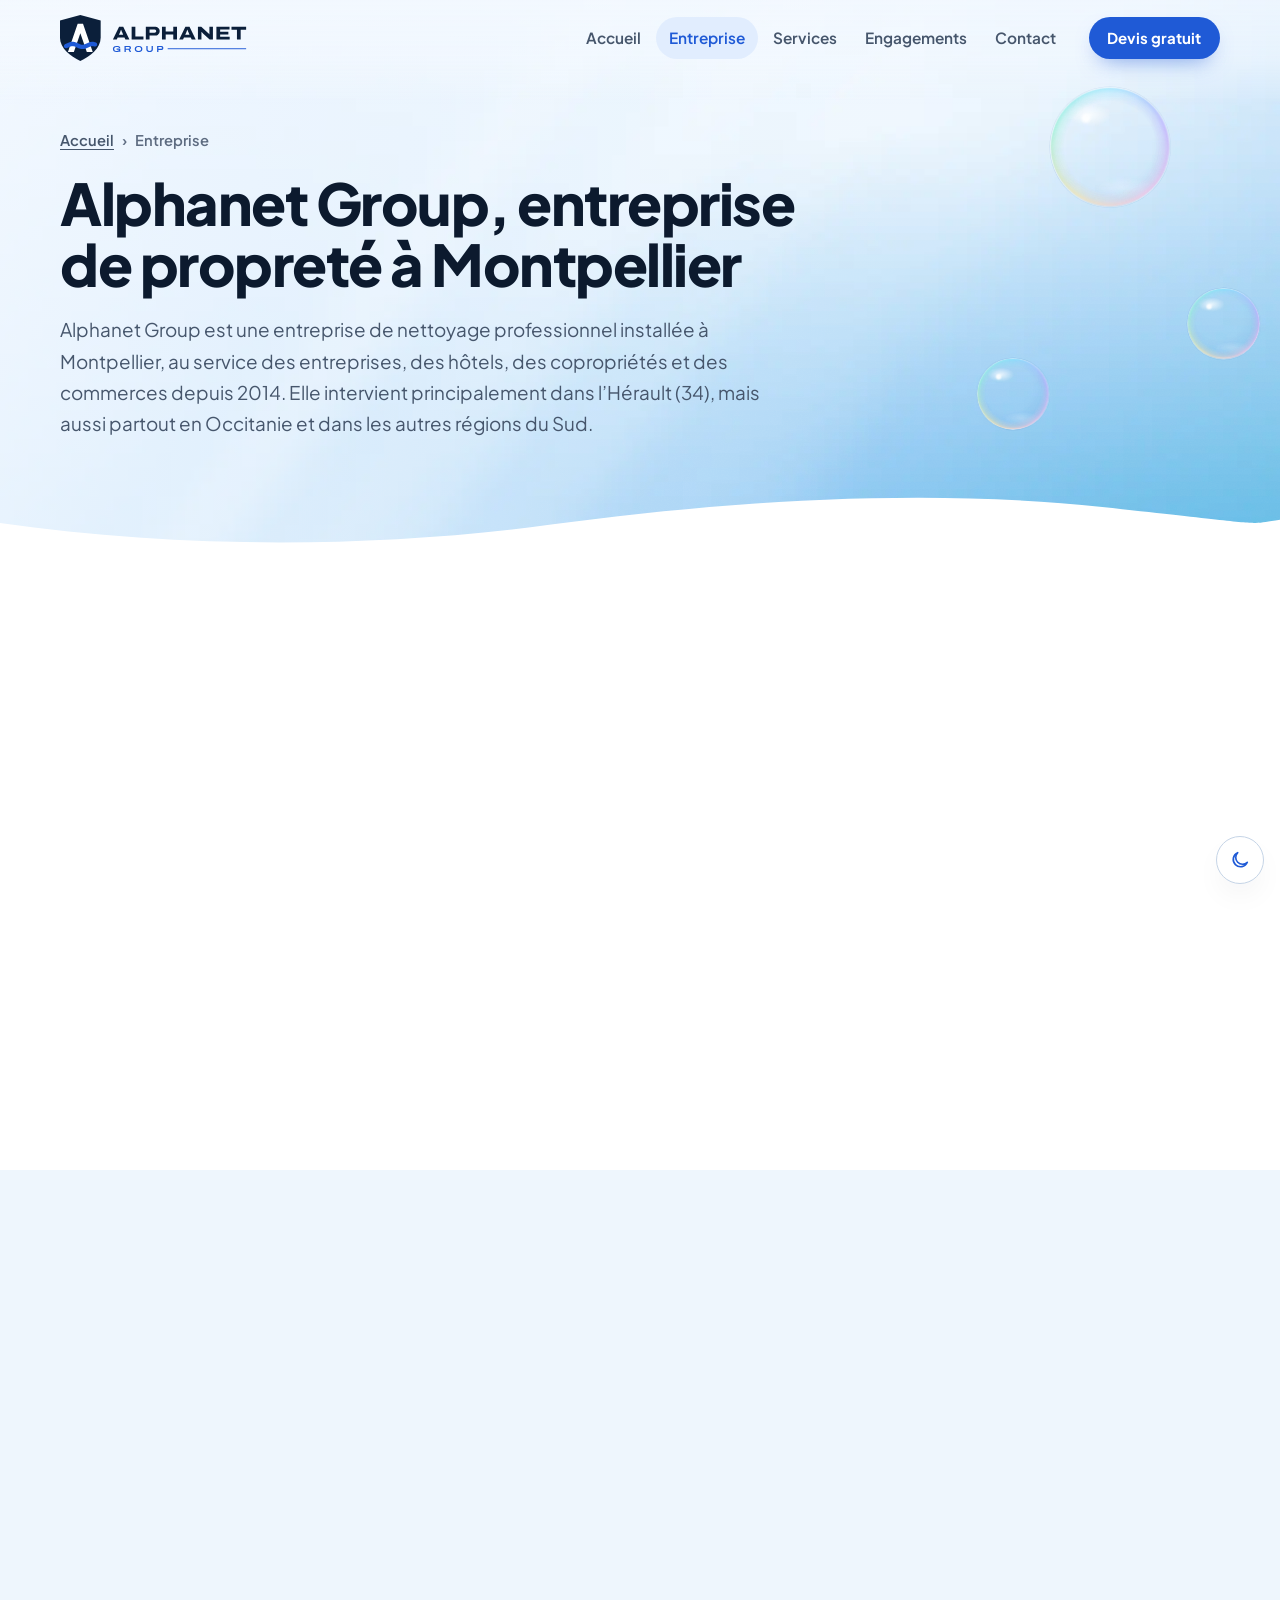
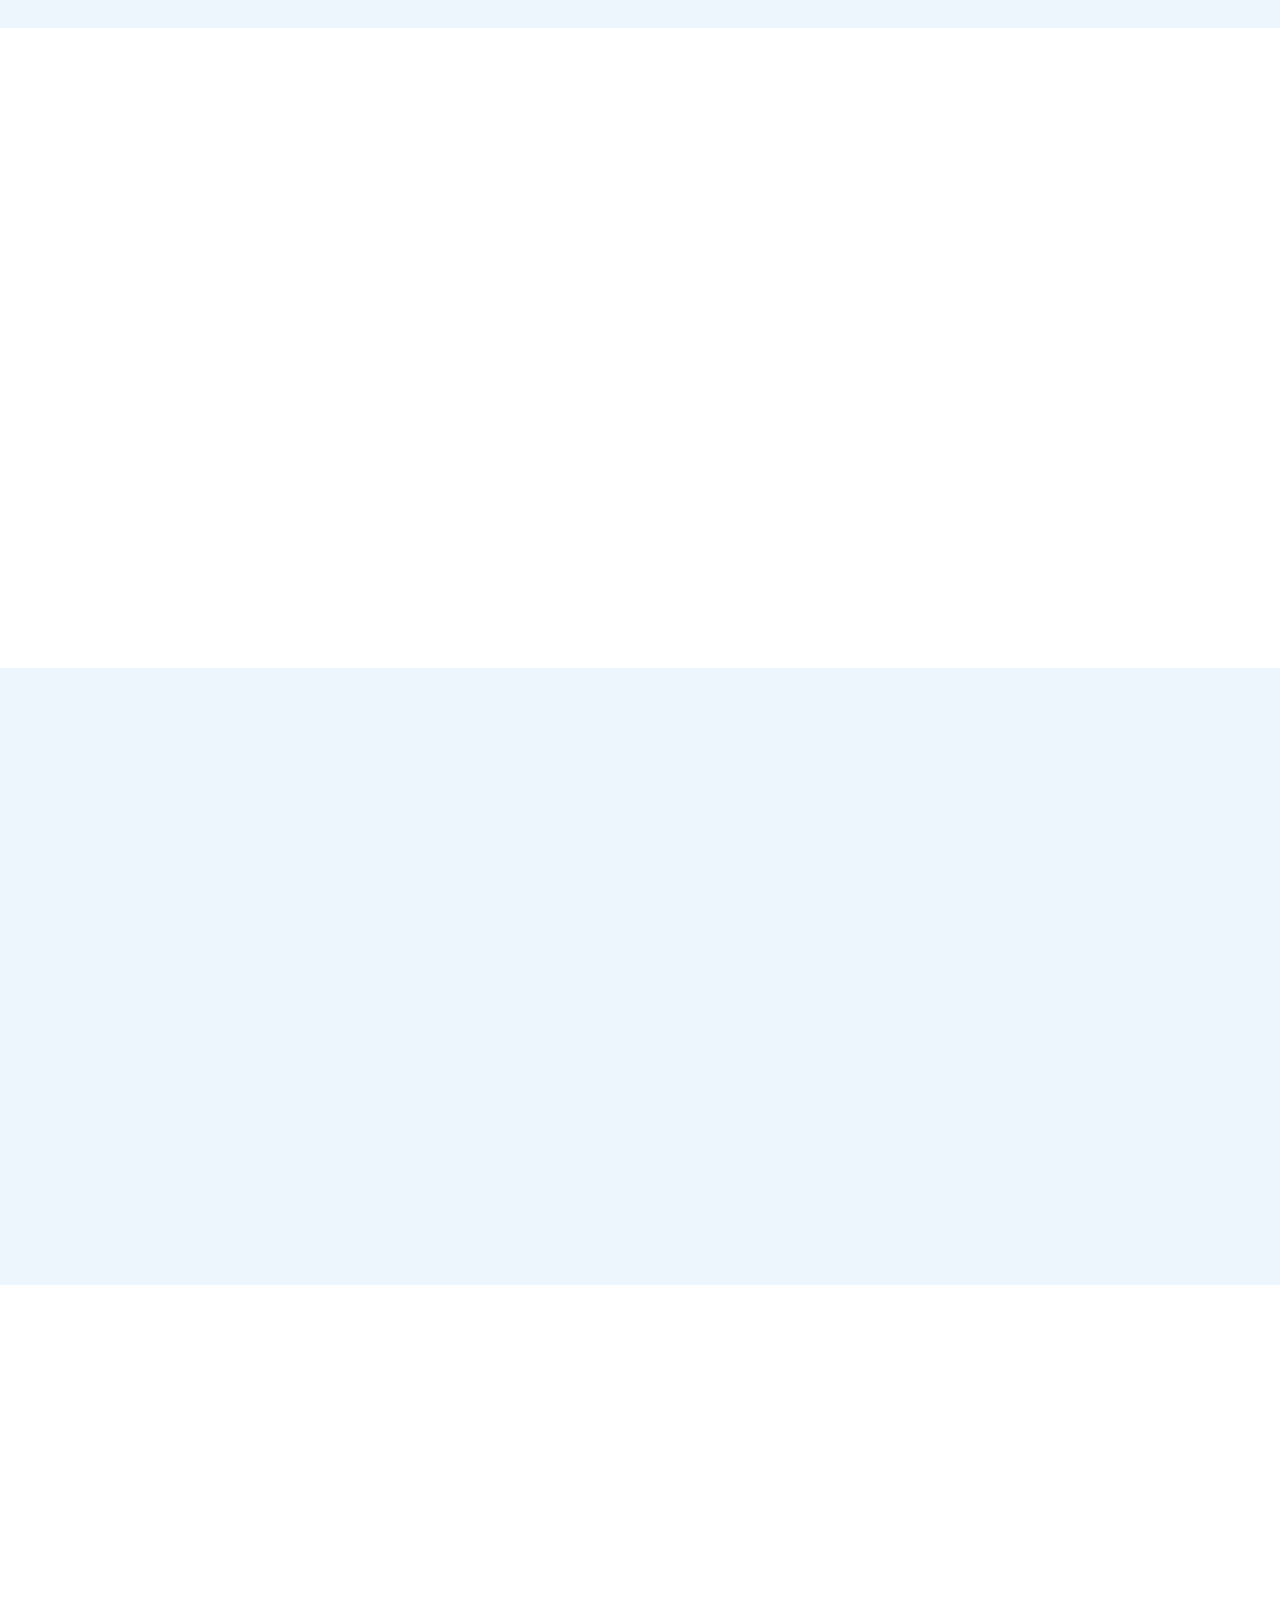
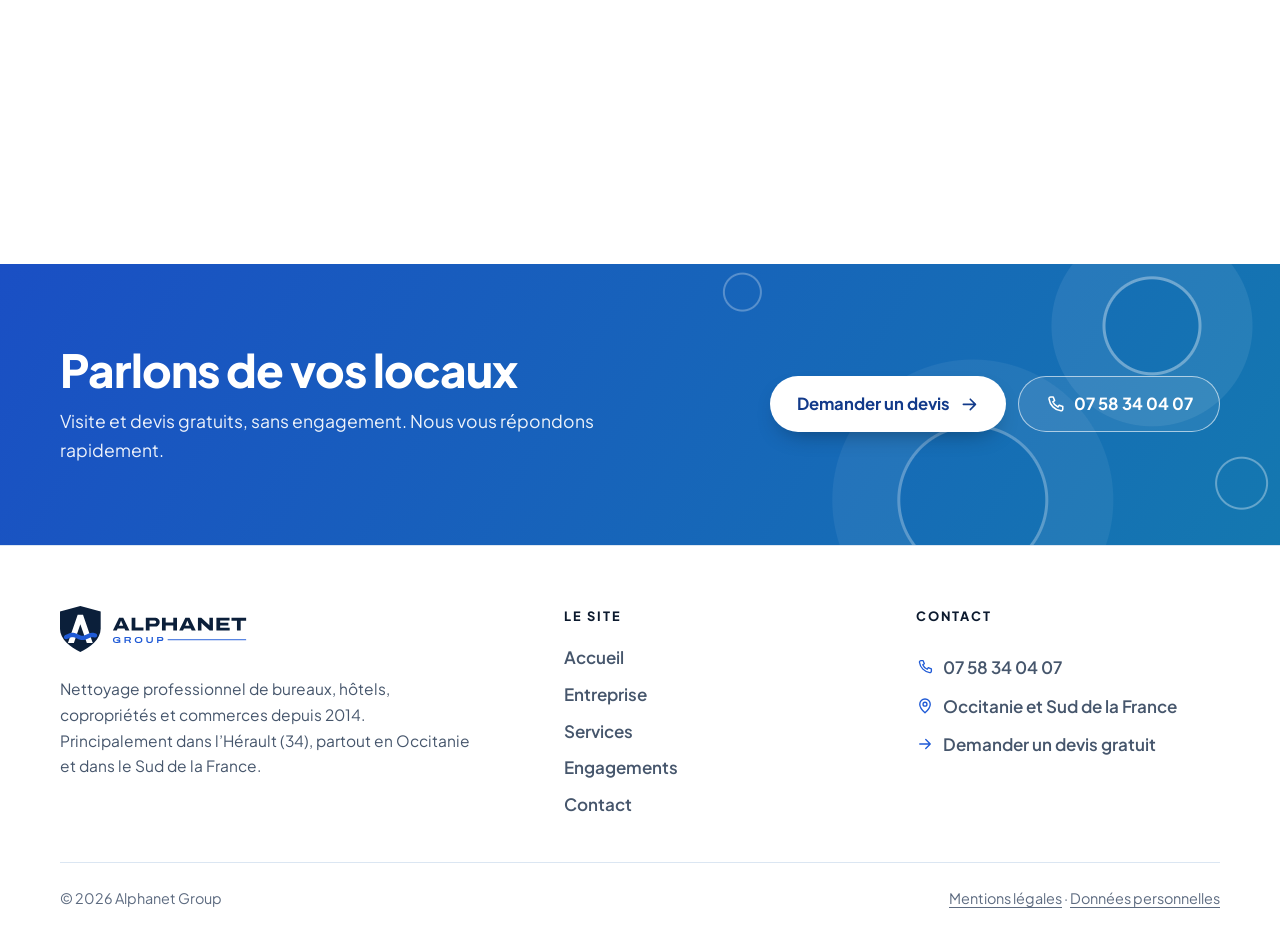
<file: entreprise.html>
<!doctype html>
<html lang="fr">
<head>
  <meta charset="utf-8">
  <meta name="viewport" content="width=device-width, initial-scale=1, viewport-fit=cover">
  <!-- Sécurité : la page ne peut charger que les fichiers du site lui-même (aucun service tiers, aucun script extérieur) -->
  <meta http-equiv="Content-Security-Policy" content="default-src 'self'; script-src 'self'; style-src 'self'; img-src 'self'; font-src 'self'; connect-src 'self'; media-src 'none'; object-src 'none'; frame-src 'none'; worker-src 'none'; manifest-src 'none'; form-action 'none'; base-uri 'none'; upgrade-insecure-requests; require-trusted-types-for 'script'">
  <meta name="referrer" content="strict-origin-when-cross-origin">

  <title>Entreprise de propreté à Montpellier depuis 2014 | Alphanet Group</title>
  <meta name="description" content="Alphanet Group, entreprise de nettoyage professionnel créée en 2014 à Montpellier, active dans l’Hérault (34), en Occitanie et dans le Sud : histoire, valeurs, méthode.">
  <link rel="canonical" href="https://alphanet-group.fr/entreprise">
  <meta name="color-scheme" content="light dark">
  <meta name="theme-color" content="#e8f3fd" data-theme-color>

  <meta property="og:type" content="website">
  <meta property="og:locale" content="fr_FR">
  <meta property="og:site_name" content="Alphanet Group">
  <meta property="og:title" content="Entreprise de propreté à Montpellier depuis 2014 | Alphanet Group">
  <meta property="og:description" content="Alphanet Group, entreprise de nettoyage professionnel créée en 2014 à Montpellier, active dans l’Hérault (34), en Occitanie et dans le Sud : histoire, valeurs, méthode.">
  <meta property="og:url" content="https://alphanet-group.fr/entreprise">
  <meta property="og:image" content="https://alphanet-group.fr/assets/img/og-image.jpg">
  <meta property="og:image:width" content="1200">
  <meta property="og:image:height" content="630">
  <meta property="og:image:alt" content="Logo Alphanet Group, nettoyage professionnel dans l’Hérault (34) et en Occitanie">
  <meta name="twitter:card" content="summary_large_image">

  <link rel="icon" href="assets/img/favicon-32.png" sizes="32x32" type="image/png">
  <link rel="icon" href="assets/img/favicon.svg" type="image/svg+xml">
  <link rel="apple-touch-icon" href="assets/img/apple-touch-icon.png">
  <link rel="preload" href="assets/fonts/plus-jakarta-sans-latin.woff2" as="font" type="font/woff2" crossorigin>
  <!-- Le numéro ?v= force le rechargement après chaque mise à jour : à augmenter quand le CSS ou le JS change -->
  <link rel="stylesheet" href="assets/css/styles.css?v=20261019-1">
  <script src="assets/js/theme.js?v=20261019-1"></script>
  <script src="assets/js/main.js?v=20261019-1" defer></script>
  <script type="application/ld+json">
  {"@context": "https://schema.org", "@type": "BreadcrumbList", "itemListElement": [
    {"@type": "ListItem", "position": 1, "name": "Accueil", "item": "https://alphanet-group.fr/"},
    {"@type": "ListItem", "position": 2, "name": "Entreprise", "item": "https://alphanet-group.fr/entreprise"}
  ]}
  </script>
</head>
<body>
  <a class="skip-link" href="#contenu">Aller au contenu</a>

  <!-- Logo et pictogrammes partagés -->
  <svg class="svg-sprite" aria-hidden="true" focusable="false">
    <defs>
      <symbol id="logo" viewBox="0 0 260.0 64">
        <path class="logo-ink" d="M28.30 0L56.60 7.5V31.5C56.60 46 42.30 57 28.30 64C14.30 57 0.00 46 0.00 31.5V7.5Z"/>
        <path class="logo-paper" d="M24.60 12.30 32.00 12.30 45.55 51.60 37.30 51.60 28.30 25.30 19.30 51.60 11.05 51.60Z"/>
        <path class="logo-blue" d="M7.30 40.52 7.76 40.33 8.22 40.12 8.70 39.90 9.20 39.67 9.71 39.44 10.23 39.20 10.76 38.96 11.31 38.72 11.88 38.49 12.46 38.27 13.05 38.06 13.65 37.87 14.28 37.70 14.91 37.56 15.55 37.45 16.21 37.36 16.87 37.31 17.53 37.30 18.19 37.32 18.85 37.38 19.50 37.46 20.15 37.58 20.78 37.73 21.40 37.90 22.00 38.09 22.59 38.30 23.17 38.53 23.73 38.76 24.28 39.00 24.81 39.24 25.33 39.48 25.84 39.71 26.33 39.94 26.81 40.16 27.27 40.36 27.72 40.55 28.16 40.72 28.58 40.88 28.99 41.01 29.38 41.13 29.76 41.22 30.13 41.29 30.48 41.35 30.83 41.38 31.18 41.40 31.52 41.40 31.87 41.38 32.22 41.34 32.58 41.28 32.95 41.20 33.34 41.10 33.73 40.98 34.14 40.84 34.57 40.69 35.01 40.51 35.46 40.32 35.93 40.11 36.41 39.89 36.91 39.66 37.41 39.42 37.94 39.18 38.47 38.94 39.02 38.70 39.59 38.47 40.17 38.25 40.76 38.05 41.37 37.86 41.99 37.69 42.62 37.55 43.27 37.44 43.92 37.36 44.58 37.31 45.25 37.30 45.91 37.32 46.57 37.38 47.22 37.47 47.86 37.59 48.49 37.74 49.11 37.91 49.72 38.11 50.42 38.45 51.01 38.97 51.44 39.62 51.69 40.36 51.74 41.15 51.59 41.91 51.24 42.62 50.73 43.20 50.08 43.64 49.33 43.89 48.55 43.94 47.78 43.79 47.38 43.66 46.99 43.55 46.61 43.46 46.25 43.39 45.89 43.34 45.54 43.31 45.20 43.30 44.86 43.31 44.51 43.33 44.15 43.38 43.79 43.44 43.42 43.52 43.03 43.62 42.63 43.75 42.22 43.89 41.79 44.05 41.35 44.23 40.89 44.43 40.42 44.64 39.94 44.87 39.44 45.10 38.93 45.33 38.40 45.58 37.86 45.82 37.31 46.05 36.74 46.28 36.16 46.50 35.56 46.70 34.95 46.88 34.32 47.04 33.69 47.18 33.04 47.28 32.38 47.35 31.72 47.39 31.06 47.40 30.40 47.37 29.74 47.30 29.09 47.20 28.45 47.08 27.82 46.92 27.21 46.74 26.61 46.54 26.02 46.33 25.45 46.10 24.89 45.87 24.35 45.63 23.82 45.39 23.30 45.15 22.80 44.92 22.32 44.69 21.84 44.48 21.38 44.28 20.93 44.09 20.50 43.93 20.09 43.78 19.68 43.65 19.29 43.54 18.92 43.46 18.55 43.39 18.20 43.34 17.85 43.31 17.50 43.30 17.16 43.31 16.81 43.33 16.46 43.38 16.10 43.44 15.72 43.53 15.34 43.63 14.93 43.76 14.52 43.90 14.09 44.07 13.65 44.25 13.19 44.45 12.72 44.66 12.23 44.88 11.73 45.11 11.22 45.35 10.69 45.59 10.15 45.83 9.60 46.07 8.84 46.27 8.06 46.27 7.30 46.07 6.62 45.67 6.07 45.12 5.68 44.44 5.48 43.68 5.48 42.90 5.68 42.14 6.07 41.47 6.63 40.91Z"/>
        <path class="logo-ink" d="M73.6 34.0 82.21956030273437 16.467641845703128H87.99137573242187L96.61093603515624 34.0H90.9943369140625L89.6694326171875 31.19054248046875H80.26100341796875L78.94995727539062 34.0ZM81.99887573242187 27.38885107421875H87.93156030273437L86.33502124023437 23.825475097656252Q86.23523754882812 23.586549560546878 86.05534924316406 23.149164794921877Q85.8754609375 22.711780029296875 85.68171447753906 22.21424987792969Q85.48796801757813 21.716719726562502 85.32443432617188 21.289040649414062Q85.16090063476562 20.861361572265626 85.07996801757812 20.65570556640625H84.889826171875Q84.70190063476562 21.124131103515627 84.45715417480469 21.731698486328128Q84.21240771484375 22.339265869140625 83.98623217773437 22.90969140625Q83.760056640625 23.480116943359377 83.59541479492187 23.837116943359376Z M99.66599291992188 34.0V16.467641845703128H104.858517578125V29.820801513671874H116.11509912109375V34.0Z M119.40299291992187 34.0V16.467641845703128H132.93404248046875Q134.65640063476562 16.467641845703128 135.95329602050782 17.22792907714844Q137.25019140625 17.988216308593753 137.9722286376953 19.33139892578125Q138.69426586914062 20.674581542968753 138.69426586914062 22.42649453667535Q138.69426586914062 24.195237548828125 137.95947863769533 25.556991088867186Q137.22469140625 26.91874462890625 135.9161541748047 27.672102783203123Q134.60761694335937 28.4254609375 132.88747509765625 28.4254609375H124.595517578125V34.0ZM124.595517578125 24.5772021484375H131.44230493164062Q132.5944326171875 24.5772021484375 133.18999291992185 24.02340813623716Q133.78555322265623 23.469614124036816 133.78555322265623 22.450451081576414Q133.78555322265623 21.75887939453125 133.5156863455636 21.28657901908256Q133.24581946847098 20.81427864363387 132.726842351423 20.565089639199748Q132.207865234375 20.315900634765626 131.44230493164062 20.315900634765626H124.595517578125Z M141.86849291992186 34.0V16.467641845703128H147.061017578125V22.99232983398438H157.58370214843748V16.467641845703128H162.7762268066406V34.0H157.58370214843748V27.1715283203125H147.061017578125V34.0Z M165.8335 34.0 174.45306030273437 16.467641845703128H180.22487573242185L188.84443603515624 34.0H183.2278369140625L181.9029326171875 31.19054248046875H172.49450341796873L171.18345727539062 34.0ZM174.23237573242187 27.38885107421875H180.16506030273436L178.56852124023436 23.825475097656252Q178.4687375488281 23.586549560546878 178.28884924316407 23.149164794921877Q178.1089609375 22.711780029296875 177.91521447753905 22.21424987792969Q177.7214680175781 21.716719726562502 177.55793432617185 21.289040649414062Q177.39440063476562 20.861361572265626 177.31346801757812 20.65570556640625H177.123326171875Q176.9354006347656 21.124131103515627 176.69065417480468 21.731698486328128Q176.44590771484374 22.339265869140625 176.2197321777344 22.90969140625Q175.993556640625 23.480116943359377 175.82891479492187 23.837116943359376Z M191.89949291992187 34.0V16.467641845703128H196.54378002929687L205.63288647460936 24.647638427734375Q205.86737939453124 24.844989501953126 206.22937231445312 25.204766113281252Q206.591365234375 25.564542724609375 206.98467907714843 25.949819335937498Q207.37799291992187 26.335095947265625 207.67956030273436 26.6460888671875H207.9112766113281Q207.899634765625 26.1959541015625 207.88217199707032 25.5035693359375Q207.8647092285156 24.8111845703125 207.8647092285156 24.27346826171875V16.467641845703128H212.77951049804688V34.0H208.197865234375L199.33270556640625 25.99516650390625Q198.7273544921875 25.456889892578126 198.05825341796873 24.799150512695313Q197.38915234375 24.1414111328125 196.9855849609375 23.74006005859375H196.77936865234375Q196.79101049804686 24.085418212890623 196.80265234374997 24.8171611328125Q196.8142941894531 25.548904052734375 196.8142941894531 26.398173583984374V34.0Z M217.60349291992188 34.0V16.467641845703128H235.88031909179688V20.315900634765626H222.8098757324219V23.260627685546876H234.25331201171875V26.9841630859375H222.8098757324219V30.1517412109375H236.08431909179689V34.0Z M246.18399999999997 34.0V20.646840332031253H238.58665600585937V16.467641845703128H258.97386865234375V20.646840332031253H251.3765246582031V34.0Z"/>
        <path class="logo-sub" d="M78.592 51.523999999999994Q76.09599999999999 51.523999999999994 74.84799999999998 50.46799999999999Q73.6 49.41199999999999 73.6 47.263999999999996Q73.6 45.85999999999999 74.23599999999999 44.90599999999999Q74.87199999999999 43.952 76.07799999999999 43.471999999999994Q77.28399999999999 42.992 78.964 42.992Q80.056 42.992 80.95599999999999 43.178Q81.856 43.364 82.50999999999999 43.742Q83.16399999999999 44.12 83.51799999999999 44.696Q83.87199999999999 45.27199999999999 83.87199999999999 46.05199999999999H82.09599999999999Q82.09599999999999 45.62 81.844 45.31999999999999Q81.59199999999998 45.019999999999996 81.16 44.846Q80.728 44.672 80.18199999999999 44.593999999999994Q79.636 44.516 79.03599999999999 44.516Q78.26799999999999 44.516 77.61399999999999 44.666Q76.96 44.815999999999995 76.47999999999999 45.134Q75.99999999999999 45.452 75.73599999999999 45.943999999999996Q75.472 46.43599999999999 75.472 47.108V47.395999999999994Q75.472 48.331999999999994 75.88 48.901999999999994Q76.288 49.471999999999994 77.038 49.73599999999999Q77.788 49.99999999999999 78.80799999999999 49.99999999999999Q79.93599999999999 49.99999999999999 80.66199999999999 49.79599999999999Q81.38799999999999 49.592 81.74199999999999 49.208Q82.09599999999999 48.824 82.09599999999999 48.30799999999999V48.211999999999996H78.75999999999999V46.77199999999999H83.88399999999999V51.379999999999995H82.756L82.564 50.3Q82.11999999999999 50.73199999999999 81.50199999999998 51.001999999999995Q80.88399999999999 51.272 80.14599999999999 51.397999999999996Q79.40799999999999 51.523999999999994 78.592 51.523999999999994Z M89.716 51.379999999999995V43.135999999999996H96.244Q97.11999999999999 43.135999999999996 97.678 43.489999999999995Q98.23599999999999 43.843999999999994 98.512 44.425999999999995Q98.788 45.007999999999996 98.788 45.715999999999994Q98.788 46.44799999999999 98.41 47.08999999999999Q98.032 47.73199999999999 97.24 48.092L98.99199999999999 51.379999999999995H96.94L95.428 48.44H91.53999999999999V51.379999999999995ZM91.53999999999999 46.928H95.74Q96.30399999999999 46.928 96.60999999999999 46.598Q96.916 46.267999999999994 96.916 45.751999999999995Q96.916 45.403999999999996 96.78399999999999 45.157999999999994Q96.65199999999999 44.91199999999999 96.38799999999999 44.785999999999994Q96.124 44.66 95.74 44.66H91.53999999999999Z M109.29518059299191 51.523999999999994Q107.661628032345 51.523999999999994 106.4708140161725 51.025999999999996Q105.27999999999999 50.528 104.63799999999999 49.574Q103.996 48.62 103.996 47.25767634854771Q103.996 45.88399999999999 104.63799999999999 44.93599999999999Q105.27999999999999 43.98799999999999 106.4708140161725 43.489999999999995Q107.661628032345 42.992 109.29518059299191 42.992Q110.94399999999999 42.992 112.13199999999999 43.489999999999995Q113.32 43.98799999999999 113.96199999999999 44.93599999999999Q114.604 45.88399999999999 114.604 47.25767634854771Q114.604 48.62 113.96199999999999 49.574Q113.32 50.528 112.13199999999999 51.025999999999996Q110.94399999999999 51.523999999999994 109.29518059299191 51.523999999999994ZM109.3 49.99999999999999Q110.044 49.99999999999999 110.66799999999999 49.831999999999994Q111.29199999999999 49.663999999999994 111.75399999999999 49.339999999999996Q112.216 49.016 112.47399999999999 48.522999999999996Q112.732 48.029999999999994 112.732 47.38399999999999V47.108Q112.732 46.46443835616438 112.47399999999999 45.97621917808219Q112.216 45.48799999999999 111.75399999999999 45.163999999999994Q111.29199999999999 44.839999999999996 110.66799999999999 44.678Q110.044 44.516 109.3 44.516Q108.556 44.516 107.93199999999999 44.678Q107.30799999999999 44.839999999999996 106.84599999999999 45.163999999999994Q106.38399999999999 45.48799999999999 106.13199999999999 45.97621917808219Q105.88 46.46443835616438 105.88 47.108V47.38399999999999Q105.88 48.029999999999994 106.13199999999999 48.522999999999996Q106.38399999999999 49.016 106.84599999999999 49.339999999999996Q107.30799999999999 49.663999999999994 107.93199999999999 49.831999999999994Q108.556 49.99999999999999 109.3 49.99999999999999Z M124.672 51.523999999999994Q123.124 51.523999999999994 122.10999999999999 51.044Q121.09599999999999 50.56399999999999 120.59799999999998 49.681999999999995Q120.1 48.8 120.1 47.599999999999994V43.135999999999996H121.92399999999999V47.516Q121.92399999999999 48.70399999999999 122.63799999999999 49.35199999999999Q123.35199999999999 49.99999999999999 124.672 49.99999999999999Q125.99199999999999 49.99999999999999 126.70599999999999 49.35199999999999Q127.42 48.70399999999999 127.42 47.516V43.135999999999996H129.244V47.599999999999994Q129.244 48.8 128.74599999999998 49.681999999999995Q128.248 50.56399999999999 127.24 51.044Q126.232 51.523999999999994 124.672 51.523999999999994Z M135.09999999999997 51.379999999999995V43.135999999999996H141.14799999999997Q141.95199999999997 43.135999999999996 142.546 43.483999999999995Q143.14 43.831999999999994 143.46999999999997 44.437999999999995Q143.79999999999998 45.044 143.79999999999998 45.83582222222222Q143.79999999999998 46.61599999999999 143.464 47.233999999999995Q143.128 47.852 142.522 48.199999999999996Q141.91599999999997 48.547999999999995 141.09999999999997 48.547999999999995H136.92399999999998V51.379999999999995ZM136.92399999999998 47.023999999999994H140.59599999999998Q141.236 47.023999999999994 141.58799999999997 46.71121917808219Q141.93999999999997 46.39843835616438 141.93999999999997 45.847095890410955Q141.93999999999997 45.476 141.78365714285712 45.21135135135135Q141.62731428571428 44.946702702702694 141.32765714285713 44.803351351351345Q141.028 44.66 140.59599999999998 44.66H136.92399999999998Z"/>
        <rect class="logo-sub" x="149.80" y="46.29" width="109.17" height="1.3"/>
      </symbol>
      <symbol id="i-arrow" viewBox="0 0 24 24"><path d="M5 12h14M13 6l6 6-6 6"/></symbol>
      <symbol id="i-phone" viewBox="0 0 24 24"><path d="M6.6 3.5h2.9l1.6 4.1-2.1 1.4a11 11 0 0 0 6 6l1.4-2.1 4.1 1.6v2.9a2 2 0 0 1-2.2 2A16 16 0 0 1 4.6 5.7a2 2 0 0 1 2-2.2z"/></symbol>
      <symbol id="i-check" viewBox="0 0 24 24"><path d="M5 12.5l4.5 4.5L19 7.5"/></symbol>
      <symbol id="i-pin" viewBox="0 0 24 24"><path d="M12 21s-7-6.1-7-11.4a7 7 0 0 1 14 0C19 14.9 12 21 12 21z"/><circle cx="12" cy="9.6" r="2.6"/></symbol>
      <symbol id="i-sun" viewBox="0 0 24 24"><circle cx="12" cy="12" r="4"/><path d="M12 2.5v2M12 19.5v2M4.6 4.6 6 6M18 18l1.4 1.4M2.5 12h2M19.5 12h2M4.6 19.4 6 18M18 6l1.4-1.4"/></symbol>
      <symbol id="i-moon" viewBox="0 0 24 24"><path d="M20 14.5A8 8 0 1 1 9.5 4a6.5 6.5 0 0 0 10.5 10.5z"/></symbol>
      <symbol id="i-menu" viewBox="0 0 24 24"><path d="M4 7h16M4 12h16M4 17h16"/></symbol>
      <symbol id="i-close" viewBox="0 0 24 24"><path d="M6 6l12 12M18 6 6 18"/></symbol>
      <symbol id="i-lock" viewBox="0 0 24 24"><rect x="5" y="10.5" width="14" height="10" rx="2"/><path d="M8.5 10.5V8a3.5 3.5 0 0 1 7 0v2.5"/></symbol>
      <symbol id="i-shield" viewBox="0 0 24 24"><path d="M12 3 4.5 6v5.5c0 4.6 3.1 8 7.5 9.5 4.4-1.5 7.5-4.9 7.5-9.5V6z"/><path d="M8.8 12l2.4 2.4 4-4.4"/></symbol>
      <symbol id="i-users" viewBox="0 0 24 24"><circle cx="9" cy="8.5" r="3.2"/><path d="M3.5 19c.5-3.2 2.7-5 5.5-5s5 1.8 5.5 5"/><circle cx="17" cy="9.5" r="2.5"/><path d="M16 14.2c2.7-.2 4.5 1.3 5 4.3"/></symbol>
      <symbol id="i-leaf" viewBox="0 0 24 24"><path d="M5 19c0-8 4.5-13 14-14 0 9.5-5 14-13 14"/><path d="M5 19c2-4 4.5-6.5 8-8.5"/></symbol>
      <symbol id="i-eye" viewBox="0 0 24 24"><path d="M2.5 12S6 5.5 12 5.5 21.5 12 21.5 12 18 18.5 12 18.5 2.5 12 2.5 12z"/><circle cx="12" cy="12" r="2.8"/></symbol>
      <!-- Services -->
      <symbol id="i-office" viewBox="0 0 24 24"><rect x="4.5" y="3" width="15" height="18" rx="2"/><path d="M8.5 7h1.5M14 7h1.5M8.5 11h1.5M14 11h1.5M8.5 15h1.5M14 15h1.5M10 21v-2.5h4V21"/></symbol>
      <symbol id="i-copro" viewBox="0 0 24 24"><path d="M3 21h18M5 21V8.5l6-4V21M11 21V10l8 3v8M7.8 9.5v.01M7.8 13v.01M7.8 16.5v.01M15 15.5v.01M15 18.5v.01"/></symbol>
      <symbol id="i-store" viewBox="0 0 24 24"><path d="M4.5 10.5V20h15v-9.5M3 9.5 4.6 4h14.8L21 9.5a3 3 0 0 1-6 0 3 3 0 0 1-6 0 3 3 0 0 1-6 0zM10 20v-4.5h4V20"/></symbol>
      <symbol id="i-window" viewBox="0 0 24 24"><rect x="4" y="3" width="16" height="18" rx="1.5"/><path d="M12 3v18M4 12h16M7 8.5l2-2M15 17.5l2-2"/></symbol>
      <symbol id="i-sparkle" viewBox="0 0 24 24"><path d="M10.5 3.5 12.3 8.2 17 10l-4.7 1.8-1.8 4.7-1.8-4.7L4 10l4.7-1.8zM18 14.5l.9 2.1 2.1.9-2.1.9-.9 2.1-.9-2.1-2.1-.9 2.1-.9z"/></symbol>
      <symbol id="i-hotel" viewBox="0 0 24 24"><path d="M3 19V6M3 15h18M21 19v-5.5a3 3 0 0 0-3-3h-7.5V15"/><circle cx="6.6" cy="11.6" r="1.9"/></symbol>
      <symbol id="i-drop" viewBox="0 0 24 24"><path d="M12 3s-6 6.6-6 11a6 6 0 0 0 12 0c0-4.4-6-11-6-11z"/><path d="M9.2 14.6a2.9 2.9 0 0 0 2.8 2.7"/></symbol>
    </defs>
  </svg>

  <!-- ================================================================
       En-tête
       ================================================================ -->
  <header class="site-header" data-header>
    <div class="container header-inner">
      <a class="brand" href="./" aria-label="Alphanet Group, accueil">
        <svg class="brand-logo" aria-hidden="true"><use href="#logo"/></svg>
      </a>
      <nav class="nav" aria-label="Navigation principale">
        <ul class="nav-list">
          <li><a href="./">Accueil</a></li>
          <li><a href="entreprise" aria-current="page">Entreprise</a></li>
          <li><a href="services">Services</a></li>
          <li><a href="engagements">Engagements</a></li>
          <li><a href="contact">Contact</a></li>
        </ul>
      </nav>
      <div class="header-actions">
        <a class="btn btn-primary btn-sm header-cta" href="contact#formulaire">Devis gratuit</a>
        <button class="icon-btn nav-toggle" type="button" aria-expanded="false" aria-controls="menu" aria-label="Ouvrir le menu" data-nav-toggle>
          <svg class="ico ico-menu" aria-hidden="true"><use href="#i-menu"/></svg>
          <svg class="ico ico-close" aria-hidden="true"><use href="#i-close"/></svg>
        </button>
      </div>
    </div>
    <!-- Menu sur téléphone et tablette -->
    <div class="menu" id="menu" data-menu inert>
      <nav class="container" aria-label="Menu">
        <ul class="menu-list">
          <li><a href="./">Accueil</a></li>
          <li><a href="entreprise" aria-current="page">Entreprise</a></li>
          <li><a href="services">Services</a></li>
          <li><a href="engagements">Engagements</a></li>
          <li><a href="contact">Contact</a></li>
        </ul>
        <div class="menu-actions">
          <a class="btn btn-primary btn-lg" href="contact#formulaire">Demander un devis gratuit</a>
          <a class="btn btn-ghost btn-lg" href="tel:+33758340407"><svg class="ico" aria-hidden="true"><use href="#i-phone"/></svg>07&nbsp;58&nbsp;34&nbsp;04&nbsp;07</a>
        </div>
      </nav>
    </div>
  </header>

  <main id="contenu">

    <section class="page-hero" aria-labelledby="page-title">
      <div class="hero-media" aria-hidden="true"></div>
      <div class="hero-bubbles" aria-hidden="true"><span></span><span class="b-m"></span><span class="b-m"></span><span class="b-s"></span><span class="b-s"></span><span class="b-m"></span><span class="b-s"></span><span class="b-s"></span><span class="b-m"></span><span class="b-s"></span><span class="b-s"></span><span></span></div>
      <div class="container">
        <nav class="breadcrumb" aria-label="Fil d’Ariane">
          <a href="./">Accueil</a><span aria-hidden="true">›</span><span aria-current="page">Entreprise</span>
        </nav>
        <h1 class="page-title" id="page-title">Alphanet Group, entreprise de propreté à Montpellier</h1>
        <p class="lead">Alphanet Group est une entreprise de nettoyage professionnel installée à Montpellier, au service des entreprises, des hôtels, des copropriétés et des commerces depuis 2014. Elle intervient principalement dans l’Hérault (34), mais aussi partout en Occitanie et dans les autres régions du Sud.</p>
      </div>
      <svg class="wave" viewBox="0 0 1440 80" preserveAspectRatio="none" aria-hidden="true" focusable="false"><path d="M0 50C200 82 420 82 620 52S1040 6 1240 30s160 22 200 16V80H0Z"/></svg>
    </section>

    <!-- Histoire -->
    <section class="section" id="histoire" aria-labelledby="histoire-title">
      <div class="container split split--text-wide">
        <div class="prose reveal">
          <p class="eyebrow">Notre histoire</p>
          <h2 class="h2" id="histoire-title">Une entreprise montpelliéraine, depuis 2014</h2>
          <p>Alphanet Group a été créée en 2014 à Montpellier. Depuis, nous accompagnons les professionnels de l’Hérault (34), puis de toute l’Occitanie et du Sud, dans l’entretien de leurs locaux, avec une même exigence&nbsp;: un travail soigné, régulier et sans mauvaise surprise.</p>
          <p>Nous intervenons aujourd’hui dans six domaines&nbsp;: l’entretien de bureaux et de locaux professionnels, l’hôtellerie, les copropriétés, les commerces, la vitrerie et la remise en état de locaux, y compris après un sinistre.</p>
          <p>Notre force&nbsp;: une organisation simple, avec un interlocuteur unique qui connaît vos locaux et vos attentes.</p>
        </div>
        <div class="bulle hero-card reveal" role="group" aria-labelledby="stats-title">
          <p class="hero-card-title" id="stats-title">Alphanet en bref</p>
          <ul class="stats">
            <li class="stat"><strong class="stat-num"><span data-count="12" data-count-since="2014-04-10">12</span><span class="stat-unit">&nbsp;ans</span></strong><span class="stat-label">d’expérience à Montpellier</span></li>
            <li class="stat"><strong class="stat-num"><span data-count="6">6</span></strong><span class="stat-label">types de locaux et d’interventions</span></li>
            <li class="stat"><strong class="stat-num"><span data-count="1">1</span></strong><span class="stat-label">interlocuteur, du devis au suivi</span></li>
            <li class="stat"><strong class="stat-num"><span data-count="34">34</span></strong><span class="stat-label">l’Hérault, notre secteur principal</span></li>
          </ul>
        </div>
      </div>
    </section>

    <!-- Mission -->
    <section class="section section--soft" id="mission" aria-labelledby="mission-title">
      <div class="container">
        <div class="bulle promise reveal">
          <p class="eyebrow">Notre mission</p>
          <p id="mission-title">Offrir à chaque client des locaux propres et accueillants, avec un service simple&nbsp;: <span>un interlocuteur unique, des équipes stables et des engagements tenus.</span></p>
        </div>
      </div>
    </section>

    <!-- Valeurs -->
    <section class="section" id="valeurs" aria-labelledby="valeurs-title">
      <div class="container">
        <div class="section-head reveal">
          <p class="eyebrow">Nos valeurs</p>
          <h2 class="h2" id="valeurs-title">Quatre principes que nous appliquons chaque jour</h2>
          <p class="lead">Ils guident la façon dont nous recrutons, dont nous organisons les passages et dont nous vous répondons.</p>
        </div>
        <ul class="values">
          <li class="value reveal">
            <span class="chip-drop" aria-hidden="true"><svg class="ico" aria-hidden="true"><use href="#i-pin"/></svg></span>
            <h3 class="h3">Proximité</h3>
            <p>Une entreprise locale, joignable et disponible. Nous nous déplaçons pour comprendre vos locaux avant de vous proposer un devis.</p>
          </li>
          <li class="value reveal">
            <span class="chip-drop" aria-hidden="true"><svg class="ico" aria-hidden="true"><use href="#i-shield"/></svg></span>
            <h3 class="h3">Fiabilité</h3>
            <p>Des passages réguliers, aux horaires convenus, par des équipes stables. Si un agent est absent, il est remplacé.</p>
          </li>
          <li class="value reveal">
            <span class="chip-drop" aria-hidden="true"><svg class="ico" aria-hidden="true"><use href="#i-lock"/></svg></span>
            <h3 class="h3">Discrétion</h3>
            <p>Nous respectons vos locaux, vos consignes d’accès et la confidentialité de ce que nous pouvons voir en intervenant chez vous.</p>
          </li>
          <li class="value reveal">
            <span class="chip-drop" aria-hidden="true"><svg class="ico" aria-hidden="true"><use href="#i-eye"/></svg></span>
            <h3 class="h3">Transparence</h3>
            <p>Un devis détaillé, des tâches clairement listées et un interlocuteur qui répond à vos questions.</p>
          </li>
        </ul>
      </div>
    </section>

    <!-- Méthode -->
    <section class="section section--soft" id="methode" aria-labelledby="methode-title">
      <div class="container">
        <div class="section-head reveal">
          <p class="eyebrow">Notre méthode</p>
          <h2 class="h2" id="methode-title">Une méthode simple, un seul interlocuteur</h2>
          <p class="lead">Du premier rendez-vous au suivi au quotidien, vous savez toujours à qui parler. Matériel professionnel et produits respectueux de l’environnement.</p>
        </div>
        <ol class="steps">
          <li class="step reveal">
            <span class="step-num" aria-hidden="true">01</span>
            <h3 class="h3">Visite gratuite</h3>
            <p>Nous venons voir vos locaux et comprendre vos besoins : surfaces, fréquence, horaires, consignes d’accès.</p>
          </li>
          <li class="step reveal">
            <span class="step-num" aria-hidden="true">02</span>
            <h3 class="h3">Devis détaillé</h3>
            <p>Tâches, fréquences, horaires et tarif, présentés clairement. Vous savez exactement ce qui est prévu.</p>
          </li>
          <li class="step reveal">
            <span class="step-num" aria-hidden="true">03</span>
            <h3 class="h3">Équipe dédiée</h3>
            <p>Des agents formés à vos consignes, remplacés en cas d’absence pour que le service ne s’interrompe pas.</p>
          </li>
          <li class="step reveal">
            <span class="step-num" aria-hidden="true">04</span>
            <h3 class="h3">Suivi qualité</h3>
            <p>Des contrôles réguliers et un interlocuteur toujours joignable pour toute remarque.</p>
          </li>
        </ol>
      </div>
    </section>

    <!-- Zone -->
    <section class="section" id="zone" aria-labelledby="zone-title">
      <div class="container split">
        <div class="prose reveal">
          <p class="eyebrow">Où nous intervenons</p>
          <h2 class="h2" id="zone-title">L’Hérault d’abord, tout le Sud ensuite</h2>
          <p>Depuis Montpellier, nos équipes interviennent d’abord à Montpellier et dans sa métropole, puis dans tout l’Hérault (34), notre secteur historique. Nous intervenons aussi partout en Occitanie et dans les autres régions du Sud de la France, auprès des entreprises, des hôtels, des copropriétés et des commerces.</p>
          <a class="link-more" href="contact#formulaire">Demander un devis <svg class="ico" aria-hidden="true"><use href="#i-arrow"/></svg></a>
        </div>
        <div class="bulle reveal zone-card">
          <span class="chip-drop" aria-hidden="true"><svg class="ico" aria-hidden="true"><use href="#i-pin"/></svg></span>
          <h3 class="h3">Une question sur votre localisation&nbsp;?</h3>
          <p>Appelez-nous&nbsp;: nous étudions chaque demande.</p>
          <a class="link-more" href="tel:+33758340407">07&nbsp;58&nbsp;34&nbsp;04&nbsp;07 <svg class="ico" aria-hidden="true"><use href="#i-arrow"/></svg></a>
        </div>
      </div>
    </section>

    <section class="cta-band" aria-labelledby="cta-title">
      <div class="container cta-inner">
        <div>
          <h2 class="h2" id="cta-title">Parlons de vos locaux</h2>
          <p>Visite et devis gratuits, sans engagement. Nous vous répondons rapidement.</p>
        </div>
        <div class="cta-actions">
          <a class="btn btn-white btn-lg" href="contact#formulaire">Demander un devis <svg class="ico ico-arrow" aria-hidden="true"><use href="#i-arrow"/></svg></a>
          <a class="btn btn-outline-white btn-lg" href="tel:+33758340407"><svg class="ico" aria-hidden="true"><use href="#i-phone"/></svg>07&nbsp;58&nbsp;34&nbsp;04&nbsp;07</a>
        </div>
      </div>
    </section>
  </main>

  <!-- ================================================================
       Pied de page
       ================================================================ -->
  <footer class="site-footer">
    <div class="container footer-inner">
      <div class="footer-brand">
        <a class="brand" href="./" aria-label="Alphanet Group, accueil">
          <svg class="brand-logo" aria-hidden="true"><use href="#logo"/></svg>
        </a>
        <p>Nettoyage professionnel de bureaux, hôtels, copropriétés et commerces depuis 2014. Principalement dans l’Hérault (34), partout en Occitanie et dans le Sud de la France.</p>
      </div>

      <nav class="footer-nav" aria-label="Plan du site">
        <p class="footer-title">Le site</p>
        <ul>
          <li><a href="./">Accueil</a></li>
          <li><a href="entreprise">Entreprise</a></li>
          <li><a href="services">Services</a></li>
          <li><a href="engagements">Engagements</a></li>
          <li><a href="contact">Contact</a></li>
        </ul>
      </nav>

      <div class="footer-contact">
        <p class="footer-title">Contact</p>
        <a href="tel:+33758340407"><svg class="ico" aria-hidden="true"><use href="#i-phone"/></svg>07&nbsp;58&nbsp;34&nbsp;04&nbsp;07</a>
        <p><svg class="ico" aria-hidden="true"><use href="#i-pin"/></svg>Occitanie et Sud de la France</p>
        <a href="contact#formulaire"><svg class="ico" aria-hidden="true"><use href="#i-arrow"/></svg>Demander un devis gratuit</a>
      </div>
    </div>

    <div class="container footer-bottom">
      <p>© <span data-current-year>2026</span> Alphanet Group</p>
      <p><a href="mentions-legales">Mentions légales</a><span aria-hidden="true"> · </span><a href="mentions-legales#donnees">Données personnelles</a></p>
    </div>
  </footer>

  <!-- Barre d'action sur téléphone -->
  <div class="mobile-bar" data-mobile-bar inert>
    <a class="btn btn-ghost" href="tel:+33758340407"><svg class="ico" aria-hidden="true"><use href="#i-phone"/></svg> Appeler</a>
    <a class="btn btn-primary" href="contact#formulaire">Devis gratuit</a>
  </div>

  <!-- Mode clair / sombre : bouton flottant en bas à droite, toujours accessible -->
  <button class="theme-fab" type="button" aria-label="Passer en mode sombre" title="Mode sombre" data-theme-toggle>
    <svg class="ico ico-moon" aria-hidden="true"><use href="#i-moon"/></svg><svg class="ico ico-sun" aria-hidden="true"><use href="#i-sun"/></svg>
  </button>
</body>
</html>
</file>
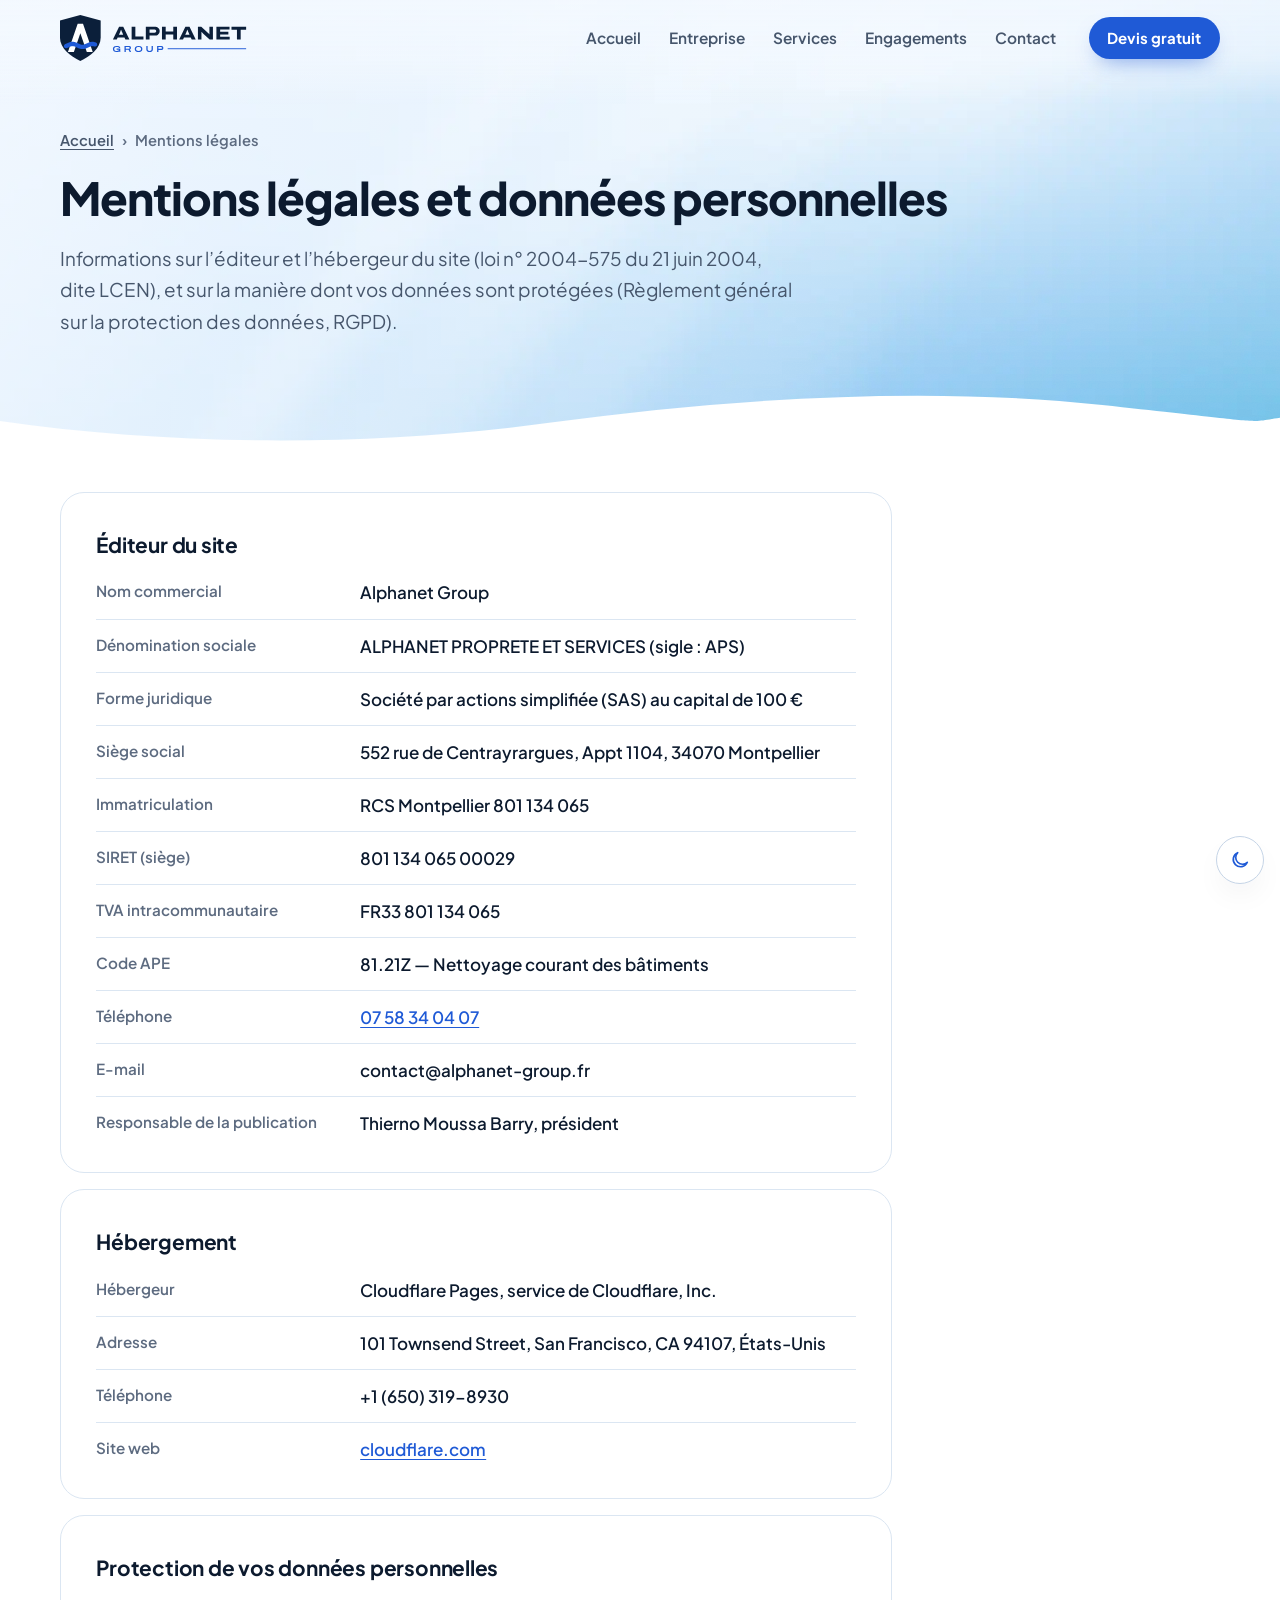
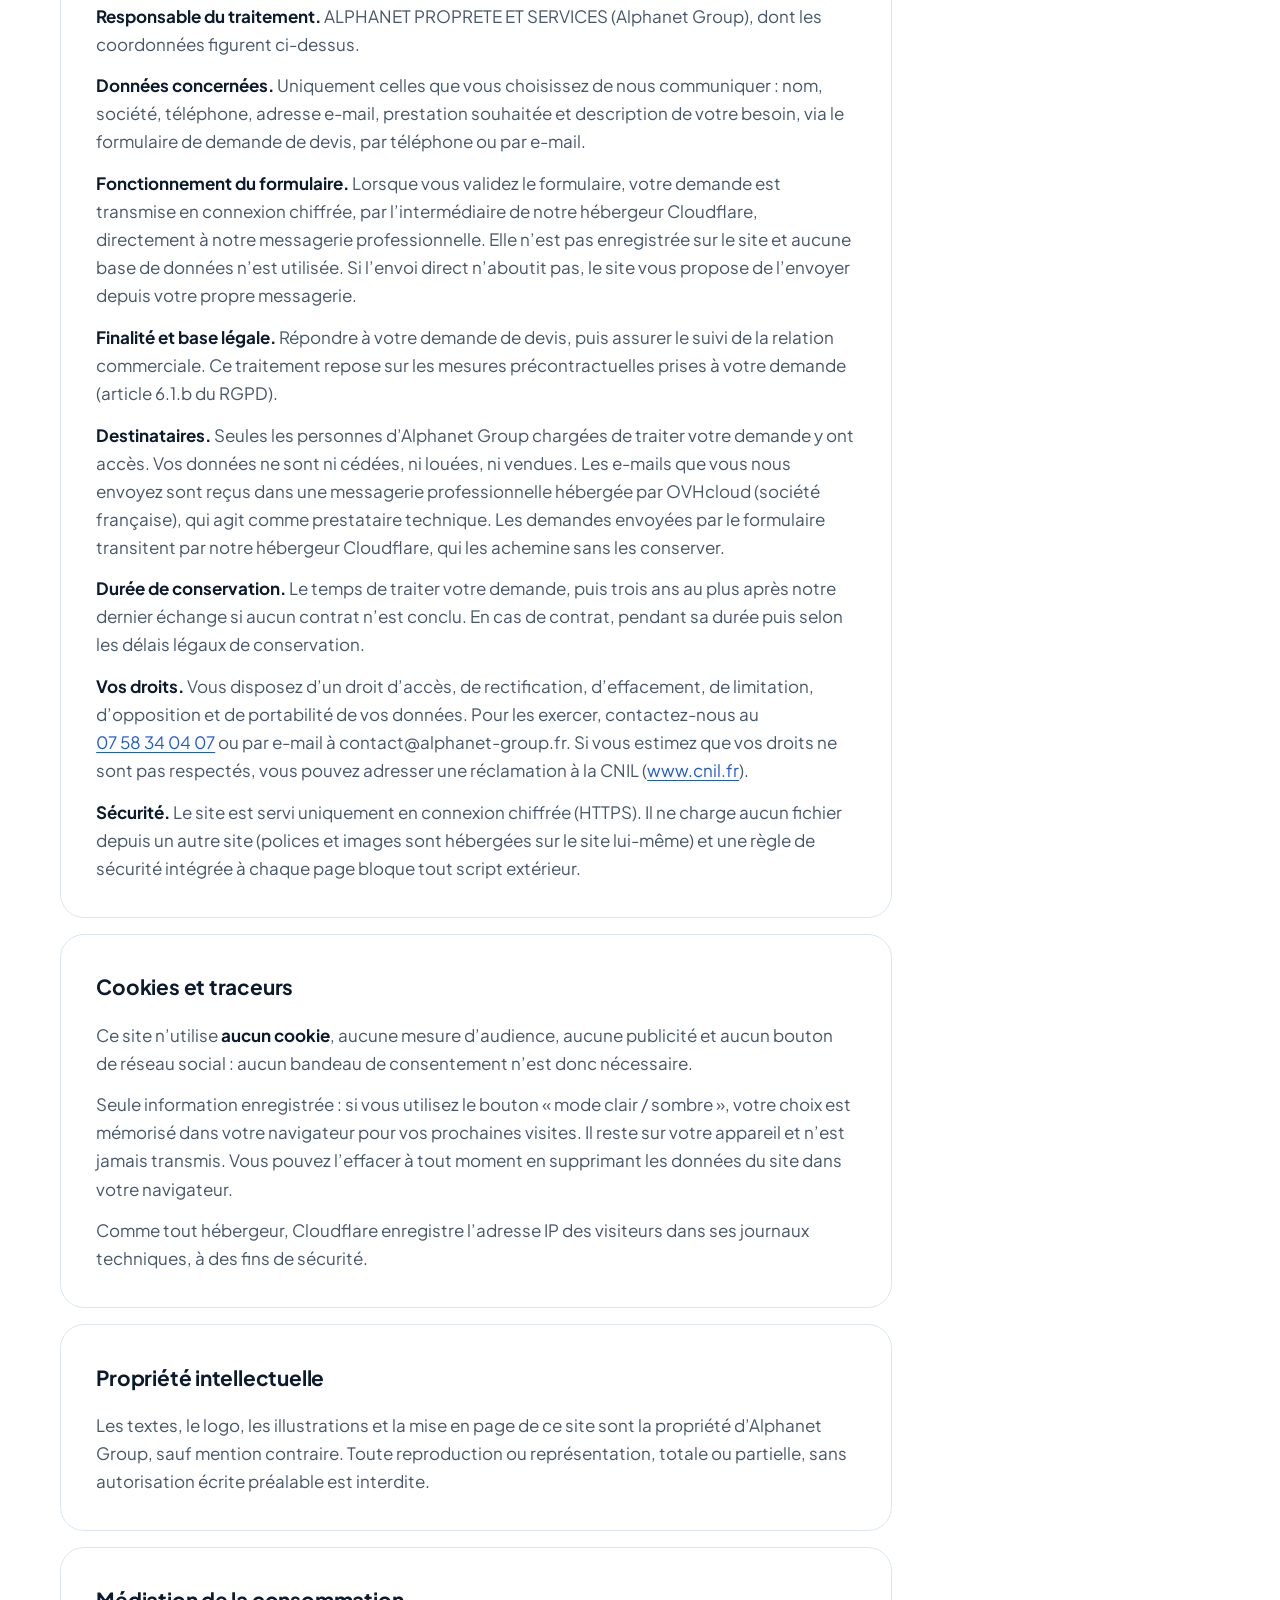
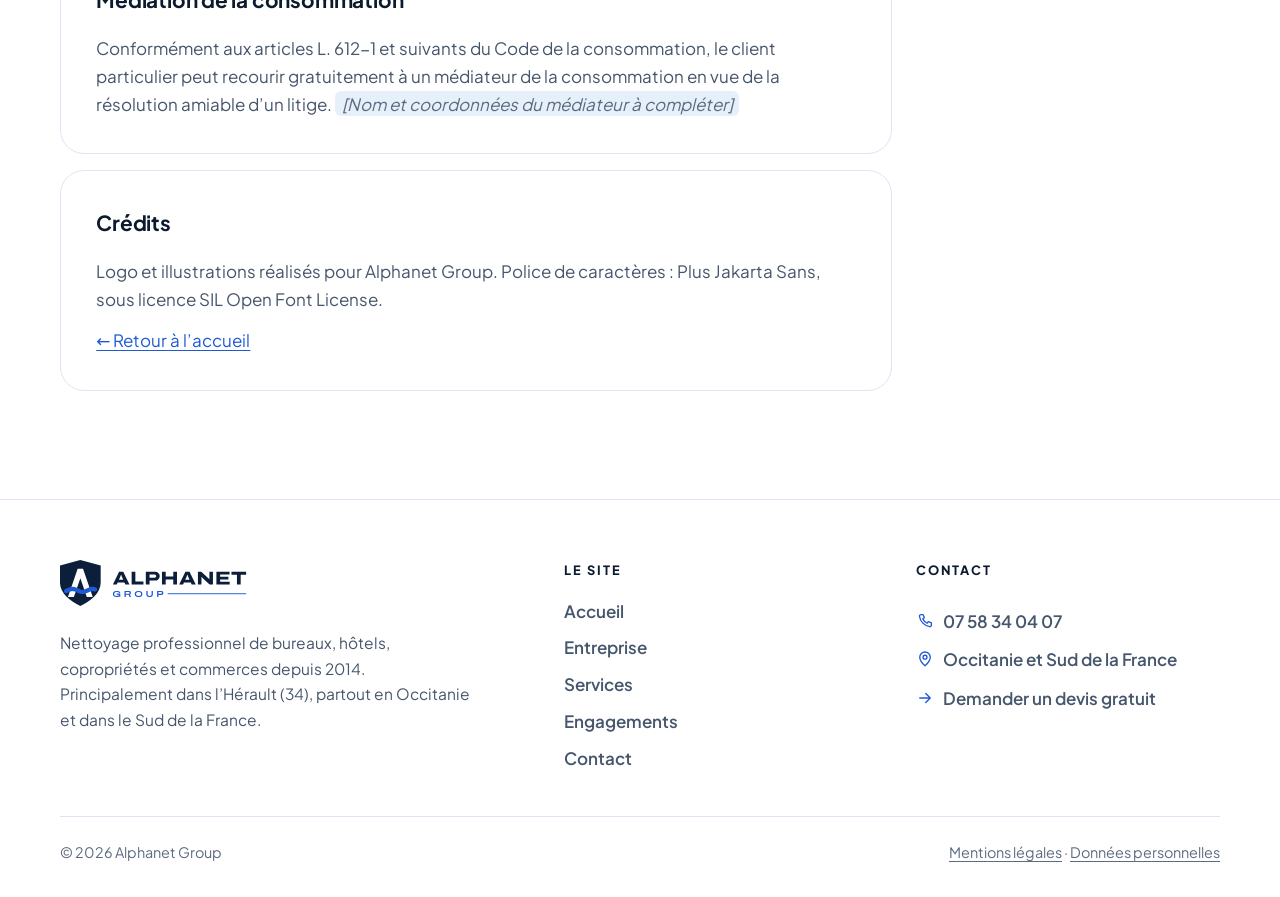
<file: mentions-legales.html>
<!doctype html>
<html lang="fr">
<head>
  <meta charset="utf-8">
  <meta name="viewport" content="width=device-width, initial-scale=1, viewport-fit=cover">
  <!-- Sécurité : la page ne peut charger que les fichiers du site lui-même (aucun service tiers, aucun script extérieur) -->
  <meta http-equiv="Content-Security-Policy" content="default-src 'self'; script-src 'self'; style-src 'self'; img-src 'self'; font-src 'self'; connect-src 'self'; media-src 'none'; object-src 'none'; frame-src 'none'; worker-src 'none'; manifest-src 'none'; form-action 'none'; base-uri 'none'; upgrade-insecure-requests; require-trusted-types-for 'script'">
  <meta name="referrer" content="strict-origin-when-cross-origin">

  <title>Mentions légales et données personnelles | Alphanet Group</title>
  <meta name="description" content="Mentions légales, protection des données personnelles et cookies du site d’Alphanet Group, entreprise de nettoyage dans l’Hérault (34).">
  <meta name="robots" content="noindex, follow">
  <link rel="canonical" href="https://alphanet-group.fr/mentions-legales">
  <meta name="color-scheme" content="light dark">
  <meta name="theme-color" content="#e8f3fd" data-theme-color>

  <link rel="icon" href="assets/img/favicon-32.png" sizes="32x32" type="image/png">
  <link rel="icon" href="assets/img/favicon.svg" type="image/svg+xml">
  <link rel="apple-touch-icon" href="assets/img/apple-touch-icon.png">
  <link rel="preload" href="assets/fonts/plus-jakarta-sans-latin.woff2" as="font" type="font/woff2" crossorigin>
  <!-- Le numéro ?v= force le rechargement après chaque mise à jour : à augmenter quand le CSS ou le JS change -->
  <link rel="stylesheet" href="assets/css/styles.css?v=20261019-1">
  <script src="assets/js/theme.js?v=20261019-1"></script>
  <script src="assets/js/main.js?v=20261019-1" defer></script>
  <script type="application/ld+json">
  {"@context": "https://schema.org", "@type": "BreadcrumbList", "itemListElement": [
    {"@type": "ListItem", "position": 1, "name": "Accueil", "item": "https://alphanet-group.fr/"},
    {"@type": "ListItem", "position": 2, "name": "Mentions légales", "item": "https://alphanet-group.fr/mentions-legales"}
  ]}
  </script>
</head>
<body>
  <a class="skip-link" href="#contenu">Aller au contenu</a>

  <!-- Logo et pictogrammes partagés -->
  <svg class="svg-sprite" aria-hidden="true" focusable="false">
    <defs>
      <symbol id="logo" viewBox="0 0 260.0 64">
        <path class="logo-ink" d="M28.30 0L56.60 7.5V31.5C56.60 46 42.30 57 28.30 64C14.30 57 0.00 46 0.00 31.5V7.5Z"/>
        <path class="logo-paper" d="M24.60 12.30 32.00 12.30 45.55 51.60 37.30 51.60 28.30 25.30 19.30 51.60 11.05 51.60Z"/>
        <path class="logo-blue" d="M7.30 40.52 7.76 40.33 8.22 40.12 8.70 39.90 9.20 39.67 9.71 39.44 10.23 39.20 10.76 38.96 11.31 38.72 11.88 38.49 12.46 38.27 13.05 38.06 13.65 37.87 14.28 37.70 14.91 37.56 15.55 37.45 16.21 37.36 16.87 37.31 17.53 37.30 18.19 37.32 18.85 37.38 19.50 37.46 20.15 37.58 20.78 37.73 21.40 37.90 22.00 38.09 22.59 38.30 23.17 38.53 23.73 38.76 24.28 39.00 24.81 39.24 25.33 39.48 25.84 39.71 26.33 39.94 26.81 40.16 27.27 40.36 27.72 40.55 28.16 40.72 28.58 40.88 28.99 41.01 29.38 41.13 29.76 41.22 30.13 41.29 30.48 41.35 30.83 41.38 31.18 41.40 31.52 41.40 31.87 41.38 32.22 41.34 32.58 41.28 32.95 41.20 33.34 41.10 33.73 40.98 34.14 40.84 34.57 40.69 35.01 40.51 35.46 40.32 35.93 40.11 36.41 39.89 36.91 39.66 37.41 39.42 37.94 39.18 38.47 38.94 39.02 38.70 39.59 38.47 40.17 38.25 40.76 38.05 41.37 37.86 41.99 37.69 42.62 37.55 43.27 37.44 43.92 37.36 44.58 37.31 45.25 37.30 45.91 37.32 46.57 37.38 47.22 37.47 47.86 37.59 48.49 37.74 49.11 37.91 49.72 38.11 50.42 38.45 51.01 38.97 51.44 39.62 51.69 40.36 51.74 41.15 51.59 41.91 51.24 42.62 50.73 43.20 50.08 43.64 49.33 43.89 48.55 43.94 47.78 43.79 47.38 43.66 46.99 43.55 46.61 43.46 46.25 43.39 45.89 43.34 45.54 43.31 45.20 43.30 44.86 43.31 44.51 43.33 44.15 43.38 43.79 43.44 43.42 43.52 43.03 43.62 42.63 43.75 42.22 43.89 41.79 44.05 41.35 44.23 40.89 44.43 40.42 44.64 39.94 44.87 39.44 45.10 38.93 45.33 38.40 45.58 37.86 45.82 37.31 46.05 36.74 46.28 36.16 46.50 35.56 46.70 34.95 46.88 34.32 47.04 33.69 47.18 33.04 47.28 32.38 47.35 31.72 47.39 31.06 47.40 30.40 47.37 29.74 47.30 29.09 47.20 28.45 47.08 27.82 46.92 27.21 46.74 26.61 46.54 26.02 46.33 25.45 46.10 24.89 45.87 24.35 45.63 23.82 45.39 23.30 45.15 22.80 44.92 22.32 44.69 21.84 44.48 21.38 44.28 20.93 44.09 20.50 43.93 20.09 43.78 19.68 43.65 19.29 43.54 18.92 43.46 18.55 43.39 18.20 43.34 17.85 43.31 17.50 43.30 17.16 43.31 16.81 43.33 16.46 43.38 16.10 43.44 15.72 43.53 15.34 43.63 14.93 43.76 14.52 43.90 14.09 44.07 13.65 44.25 13.19 44.45 12.72 44.66 12.23 44.88 11.73 45.11 11.22 45.35 10.69 45.59 10.15 45.83 9.60 46.07 8.84 46.27 8.06 46.27 7.30 46.07 6.62 45.67 6.07 45.12 5.68 44.44 5.48 43.68 5.48 42.90 5.68 42.14 6.07 41.47 6.63 40.91Z"/>
        <path class="logo-ink" d="M73.6 34.0 82.21956030273437 16.467641845703128H87.99137573242187L96.61093603515624 34.0H90.9943369140625L89.6694326171875 31.19054248046875H80.26100341796875L78.94995727539062 34.0ZM81.99887573242187 27.38885107421875H87.93156030273437L86.33502124023437 23.825475097656252Q86.23523754882812 23.586549560546878 86.05534924316406 23.149164794921877Q85.8754609375 22.711780029296875 85.68171447753906 22.21424987792969Q85.48796801757813 21.716719726562502 85.32443432617188 21.289040649414062Q85.16090063476562 20.861361572265626 85.07996801757812 20.65570556640625H84.889826171875Q84.70190063476562 21.124131103515627 84.45715417480469 21.731698486328128Q84.21240771484375 22.339265869140625 83.98623217773437 22.90969140625Q83.760056640625 23.480116943359377 83.59541479492187 23.837116943359376Z M99.66599291992188 34.0V16.467641845703128H104.858517578125V29.820801513671874H116.11509912109375V34.0Z M119.40299291992187 34.0V16.467641845703128H132.93404248046875Q134.65640063476562 16.467641845703128 135.95329602050782 17.22792907714844Q137.25019140625 17.988216308593753 137.9722286376953 19.33139892578125Q138.69426586914062 20.674581542968753 138.69426586914062 22.42649453667535Q138.69426586914062 24.195237548828125 137.95947863769533 25.556991088867186Q137.22469140625 26.91874462890625 135.9161541748047 27.672102783203123Q134.60761694335937 28.4254609375 132.88747509765625 28.4254609375H124.595517578125V34.0ZM124.595517578125 24.5772021484375H131.44230493164062Q132.5944326171875 24.5772021484375 133.18999291992185 24.02340813623716Q133.78555322265623 23.469614124036816 133.78555322265623 22.450451081576414Q133.78555322265623 21.75887939453125 133.5156863455636 21.28657901908256Q133.24581946847098 20.81427864363387 132.726842351423 20.565089639199748Q132.207865234375 20.315900634765626 131.44230493164062 20.315900634765626H124.595517578125Z M141.86849291992186 34.0V16.467641845703128H147.061017578125V22.99232983398438H157.58370214843748V16.467641845703128H162.7762268066406V34.0H157.58370214843748V27.1715283203125H147.061017578125V34.0Z M165.8335 34.0 174.45306030273437 16.467641845703128H180.22487573242185L188.84443603515624 34.0H183.2278369140625L181.9029326171875 31.19054248046875H172.49450341796873L171.18345727539062 34.0ZM174.23237573242187 27.38885107421875H180.16506030273436L178.56852124023436 23.825475097656252Q178.4687375488281 23.586549560546878 178.28884924316407 23.149164794921877Q178.1089609375 22.711780029296875 177.91521447753905 22.21424987792969Q177.7214680175781 21.716719726562502 177.55793432617185 21.289040649414062Q177.39440063476562 20.861361572265626 177.31346801757812 20.65570556640625H177.123326171875Q176.9354006347656 21.124131103515627 176.69065417480468 21.731698486328128Q176.44590771484374 22.339265869140625 176.2197321777344 22.90969140625Q175.993556640625 23.480116943359377 175.82891479492187 23.837116943359376Z M191.89949291992187 34.0V16.467641845703128H196.54378002929687L205.63288647460936 24.647638427734375Q205.86737939453124 24.844989501953126 206.22937231445312 25.204766113281252Q206.591365234375 25.564542724609375 206.98467907714843 25.949819335937498Q207.37799291992187 26.335095947265625 207.67956030273436 26.6460888671875H207.9112766113281Q207.899634765625 26.1959541015625 207.88217199707032 25.5035693359375Q207.8647092285156 24.8111845703125 207.8647092285156 24.27346826171875V16.467641845703128H212.77951049804688V34.0H208.197865234375L199.33270556640625 25.99516650390625Q198.7273544921875 25.456889892578126 198.05825341796873 24.799150512695313Q197.38915234375 24.1414111328125 196.9855849609375 23.74006005859375H196.77936865234375Q196.79101049804686 24.085418212890623 196.80265234374997 24.8171611328125Q196.8142941894531 25.548904052734375 196.8142941894531 26.398173583984374V34.0Z M217.60349291992188 34.0V16.467641845703128H235.88031909179688V20.315900634765626H222.8098757324219V23.260627685546876H234.25331201171875V26.9841630859375H222.8098757324219V30.1517412109375H236.08431909179689V34.0Z M246.18399999999997 34.0V20.646840332031253H238.58665600585937V16.467641845703128H258.97386865234375V20.646840332031253H251.3765246582031V34.0Z"/>
        <path class="logo-sub" d="M78.592 51.523999999999994Q76.09599999999999 51.523999999999994 74.84799999999998 50.46799999999999Q73.6 49.41199999999999 73.6 47.263999999999996Q73.6 45.85999999999999 74.23599999999999 44.90599999999999Q74.87199999999999 43.952 76.07799999999999 43.471999999999994Q77.28399999999999 42.992 78.964 42.992Q80.056 42.992 80.95599999999999 43.178Q81.856 43.364 82.50999999999999 43.742Q83.16399999999999 44.12 83.51799999999999 44.696Q83.87199999999999 45.27199999999999 83.87199999999999 46.05199999999999H82.09599999999999Q82.09599999999999 45.62 81.844 45.31999999999999Q81.59199999999998 45.019999999999996 81.16 44.846Q80.728 44.672 80.18199999999999 44.593999999999994Q79.636 44.516 79.03599999999999 44.516Q78.26799999999999 44.516 77.61399999999999 44.666Q76.96 44.815999999999995 76.47999999999999 45.134Q75.99999999999999 45.452 75.73599999999999 45.943999999999996Q75.472 46.43599999999999 75.472 47.108V47.395999999999994Q75.472 48.331999999999994 75.88 48.901999999999994Q76.288 49.471999999999994 77.038 49.73599999999999Q77.788 49.99999999999999 78.80799999999999 49.99999999999999Q79.93599999999999 49.99999999999999 80.66199999999999 49.79599999999999Q81.38799999999999 49.592 81.74199999999999 49.208Q82.09599999999999 48.824 82.09599999999999 48.30799999999999V48.211999999999996H78.75999999999999V46.77199999999999H83.88399999999999V51.379999999999995H82.756L82.564 50.3Q82.11999999999999 50.73199999999999 81.50199999999998 51.001999999999995Q80.88399999999999 51.272 80.14599999999999 51.397999999999996Q79.40799999999999 51.523999999999994 78.592 51.523999999999994Z M89.716 51.379999999999995V43.135999999999996H96.244Q97.11999999999999 43.135999999999996 97.678 43.489999999999995Q98.23599999999999 43.843999999999994 98.512 44.425999999999995Q98.788 45.007999999999996 98.788 45.715999999999994Q98.788 46.44799999999999 98.41 47.08999999999999Q98.032 47.73199999999999 97.24 48.092L98.99199999999999 51.379999999999995H96.94L95.428 48.44H91.53999999999999V51.379999999999995ZM91.53999999999999 46.928H95.74Q96.30399999999999 46.928 96.60999999999999 46.598Q96.916 46.267999999999994 96.916 45.751999999999995Q96.916 45.403999999999996 96.78399999999999 45.157999999999994Q96.65199999999999 44.91199999999999 96.38799999999999 44.785999999999994Q96.124 44.66 95.74 44.66H91.53999999999999Z M109.29518059299191 51.523999999999994Q107.661628032345 51.523999999999994 106.4708140161725 51.025999999999996Q105.27999999999999 50.528 104.63799999999999 49.574Q103.996 48.62 103.996 47.25767634854771Q103.996 45.88399999999999 104.63799999999999 44.93599999999999Q105.27999999999999 43.98799999999999 106.4708140161725 43.489999999999995Q107.661628032345 42.992 109.29518059299191 42.992Q110.94399999999999 42.992 112.13199999999999 43.489999999999995Q113.32 43.98799999999999 113.96199999999999 44.93599999999999Q114.604 45.88399999999999 114.604 47.25767634854771Q114.604 48.62 113.96199999999999 49.574Q113.32 50.528 112.13199999999999 51.025999999999996Q110.94399999999999 51.523999999999994 109.29518059299191 51.523999999999994ZM109.3 49.99999999999999Q110.044 49.99999999999999 110.66799999999999 49.831999999999994Q111.29199999999999 49.663999999999994 111.75399999999999 49.339999999999996Q112.216 49.016 112.47399999999999 48.522999999999996Q112.732 48.029999999999994 112.732 47.38399999999999V47.108Q112.732 46.46443835616438 112.47399999999999 45.97621917808219Q112.216 45.48799999999999 111.75399999999999 45.163999999999994Q111.29199999999999 44.839999999999996 110.66799999999999 44.678Q110.044 44.516 109.3 44.516Q108.556 44.516 107.93199999999999 44.678Q107.30799999999999 44.839999999999996 106.84599999999999 45.163999999999994Q106.38399999999999 45.48799999999999 106.13199999999999 45.97621917808219Q105.88 46.46443835616438 105.88 47.108V47.38399999999999Q105.88 48.029999999999994 106.13199999999999 48.522999999999996Q106.38399999999999 49.016 106.84599999999999 49.339999999999996Q107.30799999999999 49.663999999999994 107.93199999999999 49.831999999999994Q108.556 49.99999999999999 109.3 49.99999999999999Z M124.672 51.523999999999994Q123.124 51.523999999999994 122.10999999999999 51.044Q121.09599999999999 50.56399999999999 120.59799999999998 49.681999999999995Q120.1 48.8 120.1 47.599999999999994V43.135999999999996H121.92399999999999V47.516Q121.92399999999999 48.70399999999999 122.63799999999999 49.35199999999999Q123.35199999999999 49.99999999999999 124.672 49.99999999999999Q125.99199999999999 49.99999999999999 126.70599999999999 49.35199999999999Q127.42 48.70399999999999 127.42 47.516V43.135999999999996H129.244V47.599999999999994Q129.244 48.8 128.74599999999998 49.681999999999995Q128.248 50.56399999999999 127.24 51.044Q126.232 51.523999999999994 124.672 51.523999999999994Z M135.09999999999997 51.379999999999995V43.135999999999996H141.14799999999997Q141.95199999999997 43.135999999999996 142.546 43.483999999999995Q143.14 43.831999999999994 143.46999999999997 44.437999999999995Q143.79999999999998 45.044 143.79999999999998 45.83582222222222Q143.79999999999998 46.61599999999999 143.464 47.233999999999995Q143.128 47.852 142.522 48.199999999999996Q141.91599999999997 48.547999999999995 141.09999999999997 48.547999999999995H136.92399999999998V51.379999999999995ZM136.92399999999998 47.023999999999994H140.59599999999998Q141.236 47.023999999999994 141.58799999999997 46.71121917808219Q141.93999999999997 46.39843835616438 141.93999999999997 45.847095890410955Q141.93999999999997 45.476 141.78365714285712 45.21135135135135Q141.62731428571428 44.946702702702694 141.32765714285713 44.803351351351345Q141.028 44.66 140.59599999999998 44.66H136.92399999999998Z"/>
        <rect class="logo-sub" x="149.80" y="46.29" width="109.17" height="1.3"/>
      </symbol>
      <symbol id="i-arrow" viewBox="0 0 24 24"><path d="M5 12h14M13 6l6 6-6 6"/></symbol>
      <symbol id="i-phone" viewBox="0 0 24 24"><path d="M6.6 3.5h2.9l1.6 4.1-2.1 1.4a11 11 0 0 0 6 6l1.4-2.1 4.1 1.6v2.9a2 2 0 0 1-2.2 2A16 16 0 0 1 4.6 5.7a2 2 0 0 1 2-2.2z"/></symbol>
      <symbol id="i-check" viewBox="0 0 24 24"><path d="M5 12.5l4.5 4.5L19 7.5"/></symbol>
      <symbol id="i-pin" viewBox="0 0 24 24"><path d="M12 21s-7-6.1-7-11.4a7 7 0 0 1 14 0C19 14.9 12 21 12 21z"/><circle cx="12" cy="9.6" r="2.6"/></symbol>
      <symbol id="i-sun" viewBox="0 0 24 24"><circle cx="12" cy="12" r="4"/><path d="M12 2.5v2M12 19.5v2M4.6 4.6 6 6M18 18l1.4 1.4M2.5 12h2M19.5 12h2M4.6 19.4 6 18M18 6l1.4-1.4"/></symbol>
      <symbol id="i-moon" viewBox="0 0 24 24"><path d="M20 14.5A8 8 0 1 1 9.5 4a6.5 6.5 0 0 0 10.5 10.5z"/></symbol>
      <symbol id="i-menu" viewBox="0 0 24 24"><path d="M4 7h16M4 12h16M4 17h16"/></symbol>
      <symbol id="i-close" viewBox="0 0 24 24"><path d="M6 6l12 12M18 6 6 18"/></symbol>
      <symbol id="i-lock" viewBox="0 0 24 24"><rect x="5" y="10.5" width="14" height="10" rx="2"/><path d="M8.5 10.5V8a3.5 3.5 0 0 1 7 0v2.5"/></symbol>
      <symbol id="i-shield" viewBox="0 0 24 24"><path d="M12 3 4.5 6v5.5c0 4.6 3.1 8 7.5 9.5 4.4-1.5 7.5-4.9 7.5-9.5V6z"/><path d="M8.8 12l2.4 2.4 4-4.4"/></symbol>
      <symbol id="i-users" viewBox="0 0 24 24"><circle cx="9" cy="8.5" r="3.2"/><path d="M3.5 19c.5-3.2 2.7-5 5.5-5s5 1.8 5.5 5"/><circle cx="17" cy="9.5" r="2.5"/><path d="M16 14.2c2.7-.2 4.5 1.3 5 4.3"/></symbol>
      <symbol id="i-leaf" viewBox="0 0 24 24"><path d="M5 19c0-8 4.5-13 14-14 0 9.5-5 14-13 14"/><path d="M5 19c2-4 4.5-6.5 8-8.5"/></symbol>
      <symbol id="i-eye" viewBox="0 0 24 24"><path d="M2.5 12S6 5.5 12 5.5 21.5 12 21.5 12 18 18.5 12 18.5 2.5 12 2.5 12z"/><circle cx="12" cy="12" r="2.8"/></symbol>
      <!-- Services -->
      <symbol id="i-office" viewBox="0 0 24 24"><rect x="4.5" y="3" width="15" height="18" rx="2"/><path d="M8.5 7h1.5M14 7h1.5M8.5 11h1.5M14 11h1.5M8.5 15h1.5M14 15h1.5M10 21v-2.5h4V21"/></symbol>
      <symbol id="i-copro" viewBox="0 0 24 24"><path d="M3 21h18M5 21V8.5l6-4V21M11 21V10l8 3v8M7.8 9.5v.01M7.8 13v.01M7.8 16.5v.01M15 15.5v.01M15 18.5v.01"/></symbol>
      <symbol id="i-store" viewBox="0 0 24 24"><path d="M4.5 10.5V20h15v-9.5M3 9.5 4.6 4h14.8L21 9.5a3 3 0 0 1-6 0 3 3 0 0 1-6 0 3 3 0 0 1-6 0zM10 20v-4.5h4V20"/></symbol>
      <symbol id="i-window" viewBox="0 0 24 24"><rect x="4" y="3" width="16" height="18" rx="1.5"/><path d="M12 3v18M4 12h16M7 8.5l2-2M15 17.5l2-2"/></symbol>
      <symbol id="i-sparkle" viewBox="0 0 24 24"><path d="M10.5 3.5 12.3 8.2 17 10l-4.7 1.8-1.8 4.7-1.8-4.7L4 10l4.7-1.8zM18 14.5l.9 2.1 2.1.9-2.1.9-.9 2.1-.9-2.1-2.1-.9 2.1-.9z"/></symbol>
      <symbol id="i-hotel" viewBox="0 0 24 24"><path d="M3 19V6M3 15h18M21 19v-5.5a3 3 0 0 0-3-3h-7.5V15"/><circle cx="6.6" cy="11.6" r="1.9"/></symbol>
      <symbol id="i-drop" viewBox="0 0 24 24"><path d="M12 3s-6 6.6-6 11a6 6 0 0 0 12 0c0-4.4-6-11-6-11z"/><path d="M9.2 14.6a2.9 2.9 0 0 0 2.8 2.7"/></symbol>
    </defs>
  </svg>

  <!-- ================================================================
       En-tête
       ================================================================ -->
  <header class="site-header" data-header>
    <div class="container header-inner">
      <a class="brand" href="./" aria-label="Alphanet Group, accueil">
        <svg class="brand-logo" aria-hidden="true"><use href="#logo"/></svg>
      </a>
      <nav class="nav" aria-label="Navigation principale">
        <ul class="nav-list">
          <li><a href="./">Accueil</a></li>
          <li><a href="entreprise">Entreprise</a></li>
          <li><a href="services">Services</a></li>
          <li><a href="engagements">Engagements</a></li>
          <li><a href="contact">Contact</a></li>
        </ul>
      </nav>
      <div class="header-actions">
        <a class="btn btn-primary btn-sm header-cta" href="contact#formulaire">Devis gratuit</a>
        <button class="icon-btn nav-toggle" type="button" aria-expanded="false" aria-controls="menu" aria-label="Ouvrir le menu" data-nav-toggle>
          <svg class="ico ico-menu" aria-hidden="true"><use href="#i-menu"/></svg>
          <svg class="ico ico-close" aria-hidden="true"><use href="#i-close"/></svg>
        </button>
      </div>
    </div>
    <!-- Menu sur téléphone et tablette -->
    <div class="menu" id="menu" data-menu inert>
      <nav class="container" aria-label="Menu">
        <ul class="menu-list">
          <li><a href="./">Accueil</a></li>
          <li><a href="entreprise">Entreprise</a></li>
          <li><a href="services">Services</a></li>
          <li><a href="engagements">Engagements</a></li>
          <li><a href="contact">Contact</a></li>
        </ul>
        <div class="menu-actions">
          <a class="btn btn-primary btn-lg" href="contact#formulaire">Demander un devis gratuit</a>
          <a class="btn btn-ghost btn-lg" href="tel:+33758340407"><svg class="ico" aria-hidden="true"><use href="#i-phone"/></svg>07&nbsp;58&nbsp;34&nbsp;04&nbsp;07</a>
        </div>
      </nav>
    </div>
  </header>

  <main id="contenu">
    <section class="page-hero" aria-labelledby="legal-title">
      <div class="hero-media" aria-hidden="true"></div>
      <div class="container">
        <nav class="breadcrumb" aria-label="Fil d’Ariane">
          <a href="./">Accueil</a><span aria-hidden="true">›</span><span aria-current="page">Mentions légales</span>
        </nav>
        <h1 class="h2" id="legal-title">Mentions légales et données personnelles</h1>
        <p class="lead">Informations sur l’éditeur et l’hébergeur du site (loi n°&nbsp;2004-575 du 21&nbsp;juin 2004, dite LCEN), et sur la manière dont vos données sont protégées (Règlement général sur la protection des données, RGPD).</p>
      </div>
      <svg class="wave" viewBox="0 0 1440 80" preserveAspectRatio="none" aria-hidden="true" focusable="false"><path d="M0 50C200 82 420 82 620 52S1040 6 1240 30s160 22 200 16V80H0Z"/></svg>
    </section>

    <div class="container">
      <div class="legal">
        <section class="legal-section" aria-labelledby="editeur">
          <h2 id="editeur">Éditeur du site</h2>
          <dl class="legal-list">
            <div><dt>Nom commercial</dt><dd>Alphanet Group</dd></div>
            <div><dt>Dénomination sociale</dt><dd>ALPHANET PROPRETE ET SERVICES (sigle&nbsp;: APS)</dd></div>
            <div><dt>Forme juridique</dt><dd>Société par actions simplifiée (SAS) au capital de 100&nbsp;€</dd></div>
            <div><dt>Siège social</dt><dd>552 rue de Centrayrargues, Appt 1104, 34070 Montpellier</dd></div>
            <div><dt>Immatriculation</dt><dd>RCS Montpellier 801&nbsp;134&nbsp;065</dd></div>
            <div><dt>SIRET (siège)</dt><dd>801&nbsp;134&nbsp;065&nbsp;00029</dd></div>
            <div><dt>TVA intracommunautaire</dt><dd>FR33&nbsp;801&nbsp;134&nbsp;065</dd></div>
            <div><dt>Code APE</dt><dd>81.21Z — Nettoyage courant des bâtiments</dd></div>
            <div><dt>Téléphone</dt><dd><a href="tel:+33758340407">07&nbsp;58&nbsp;34&nbsp;04&nbsp;07</a></dd></div>
            <div><dt>E-mail</dt><dd>contact&#64;alphanet-group&#46;fr</dd></div>
            <div><dt>Responsable de la publication</dt><dd>Thierno Moussa Barry, président</dd></div>
          </dl>
        </section>

        <section class="legal-section" aria-labelledby="hebergement">
          <h2 id="hebergement">Hébergement</h2>
          <dl class="legal-list">
            <div><dt>Hébergeur</dt><dd>Cloudflare Pages, service de Cloudflare, Inc.</dd></div>
            <div><dt>Adresse</dt><dd>101 Townsend Street, San Francisco, CA 94107, États-Unis</dd></div>
            <div><dt>Téléphone</dt><dd>+1&nbsp;(650)&nbsp;319-8930</dd></div>
            <div><dt>Site web</dt><dd><a href="https://www.cloudflare.com/fr-fr/" rel="noopener noreferrer">cloudflare.com</a></dd></div>
          </dl>
        </section>

        <section class="legal-section" id="donnees" aria-labelledby="donnees-title">
          <h2 id="donnees-title">Protection de vos données personnelles</h2>
          <p><strong>Responsable du traitement.</strong> ALPHANET PROPRETE ET SERVICES (Alphanet Group), dont les coordonnées figurent ci-dessus.</p>
          <p><strong>Données concernées.</strong> Uniquement celles que vous choisissez de nous communiquer&nbsp;: nom, société, téléphone, adresse e-mail, prestation souhaitée et description de votre besoin, via le formulaire de demande de devis, par téléphone ou par e-mail.</p>
          <p><strong>Fonctionnement du formulaire.</strong> Lorsque vous validez le formulaire, votre demande est transmise en connexion chiffrée, par l’intermédiaire de notre hébergeur Cloudflare, directement à notre messagerie professionnelle. Elle n’est pas enregistrée sur le site et aucune base de données n’est utilisée. Si l’envoi direct n’aboutit pas, le site vous propose de l’envoyer depuis votre propre messagerie.</p>
          <p><strong>Finalité et base légale.</strong> Répondre à votre demande de devis, puis assurer le suivi de la relation commerciale. Ce traitement repose sur les mesures précontractuelles prises à votre demande (article&nbsp;6.1.b du RGPD).</p>
          <p><strong>Destinataires.</strong> Seules les personnes d’Alphanet Group chargées de traiter votre demande y ont accès. Vos données ne sont ni cédées, ni louées, ni vendues. Les e-mails que vous nous envoyez sont reçus dans une messagerie professionnelle hébergée par OVHcloud (société française), qui agit comme prestataire technique. Les demandes envoyées par le formulaire transitent par notre hébergeur Cloudflare, qui les achemine sans les conserver.</p>
          <p><strong>Durée de conservation.</strong> Le temps de traiter votre demande, puis trois ans au plus après notre dernier échange si aucun contrat n’est conclu. En cas de contrat, pendant sa durée puis selon les délais légaux de conservation.</p>
          <p><strong>Vos droits.</strong> Vous disposez d’un droit d’accès, de rectification, d’effacement, de limitation, d’opposition et de portabilité de vos données. Pour les exercer, contactez-nous au <a href="tel:+33758340407">07&nbsp;58&nbsp;34&nbsp;04&nbsp;07</a> ou par e-mail à contact&#64;alphanet-group&#46;fr. Si vous estimez que vos droits ne sont pas respectés, vous pouvez adresser une réclamation à la CNIL (<a href="https://www.cnil.fr" rel="noopener noreferrer">www.cnil.fr</a>).</p>
          <p><strong>Sécurité.</strong> Le site est servi uniquement en connexion chiffrée (HTTPS). Il ne charge aucun fichier depuis un autre site (polices et images sont hébergées sur le site lui-même) et une règle de sécurité intégrée à chaque page bloque tout script extérieur.</p>
        </section>

        <section class="legal-section" aria-labelledby="cookies">
          <h2 id="cookies">Cookies et traceurs</h2>
          <p>Ce site n’utilise <strong>aucun cookie</strong>, aucune mesure d’audience, aucune publicité et aucun bouton de réseau social&nbsp;: aucun bandeau de consentement n’est donc nécessaire.</p>
          <p>Seule information enregistrée&nbsp;: si vous utilisez le bouton «&nbsp;mode clair / sombre&nbsp;», votre choix est mémorisé dans votre navigateur pour vos prochaines visites. Il reste sur votre appareil et n’est jamais transmis. Vous pouvez l’effacer à tout moment en supprimant les données du site dans votre navigateur.</p>
          <p>Comme tout hébergeur, Cloudflare enregistre l’adresse IP des visiteurs dans ses journaux techniques, à des fins de sécurité.</p>
        </section>

        <section class="legal-section" aria-labelledby="propriete">
          <h2 id="propriete">Propriété intellectuelle</h2>
          <p>Les textes, le logo, les illustrations et la mise en page de ce site sont la propriété d’Alphanet Group, sauf mention contraire. Toute reproduction ou représentation, totale ou partielle, sans autorisation écrite préalable est interdite.</p>
        </section>

        <section class="legal-section" aria-labelledby="mediation">
          <h2 id="mediation">Médiation de la consommation</h2>
          <p>Conformément aux articles L.&nbsp;612-1 et suivants du Code de la consommation, le client particulier peut recourir gratuitement à un médiateur de la consommation en vue de la résolution amiable d’un litige. <span class="todo">[Nom et coordonnées du médiateur à compléter]</span></p>
        </section>

        <section class="legal-section" aria-labelledby="credits">
          <h2 id="credits">Crédits</h2>
          <p>Logo et illustrations réalisés pour Alphanet Group. Police de caractères&nbsp;: Plus Jakarta Sans, sous licence SIL Open Font License.</p>
          <p><a href="./">← Retour à l’accueil</a></p>
        </section>
      </div>
    </div>
  </main>

  <!-- ================================================================
       Pied de page
       ================================================================ -->
  <footer class="site-footer">
    <div class="container footer-inner">
      <div class="footer-brand">
        <a class="brand" href="./" aria-label="Alphanet Group, accueil">
          <svg class="brand-logo" aria-hidden="true"><use href="#logo"/></svg>
        </a>
        <p>Nettoyage professionnel de bureaux, hôtels, copropriétés et commerces depuis 2014. Principalement dans l’Hérault (34), partout en Occitanie et dans le Sud de la France.</p>
      </div>

      <nav class="footer-nav" aria-label="Plan du site">
        <p class="footer-title">Le site</p>
        <ul>
          <li><a href="./">Accueil</a></li>
          <li><a href="entreprise">Entreprise</a></li>
          <li><a href="services">Services</a></li>
          <li><a href="engagements">Engagements</a></li>
          <li><a href="contact">Contact</a></li>
        </ul>
      </nav>

      <div class="footer-contact">
        <p class="footer-title">Contact</p>
        <a href="tel:+33758340407"><svg class="ico" aria-hidden="true"><use href="#i-phone"/></svg>07&nbsp;58&nbsp;34&nbsp;04&nbsp;07</a>
        <p><svg class="ico" aria-hidden="true"><use href="#i-pin"/></svg>Occitanie et Sud de la France</p>
        <a href="contact#formulaire"><svg class="ico" aria-hidden="true"><use href="#i-arrow"/></svg>Demander un devis gratuit</a>
      </div>
    </div>

    <div class="container footer-bottom">
      <p>© <span data-current-year>2026</span> Alphanet Group</p>
      <p><a href="mentions-legales">Mentions légales</a><span aria-hidden="true"> · </span><a href="mentions-legales#donnees">Données personnelles</a></p>
    </div>
  </footer>

  <!-- Mode clair / sombre : bouton flottant en bas à droite, toujours accessible -->
  <button class="theme-fab" type="button" aria-label="Passer en mode sombre" title="Mode sombre" data-theme-toggle>
    <svg class="ico ico-moon" aria-hidden="true"><use href="#i-moon"/></svg><svg class="ico ico-sun" aria-hidden="true"><use href="#i-sun"/></svg>
  </button>
</body>
</html>
</file>
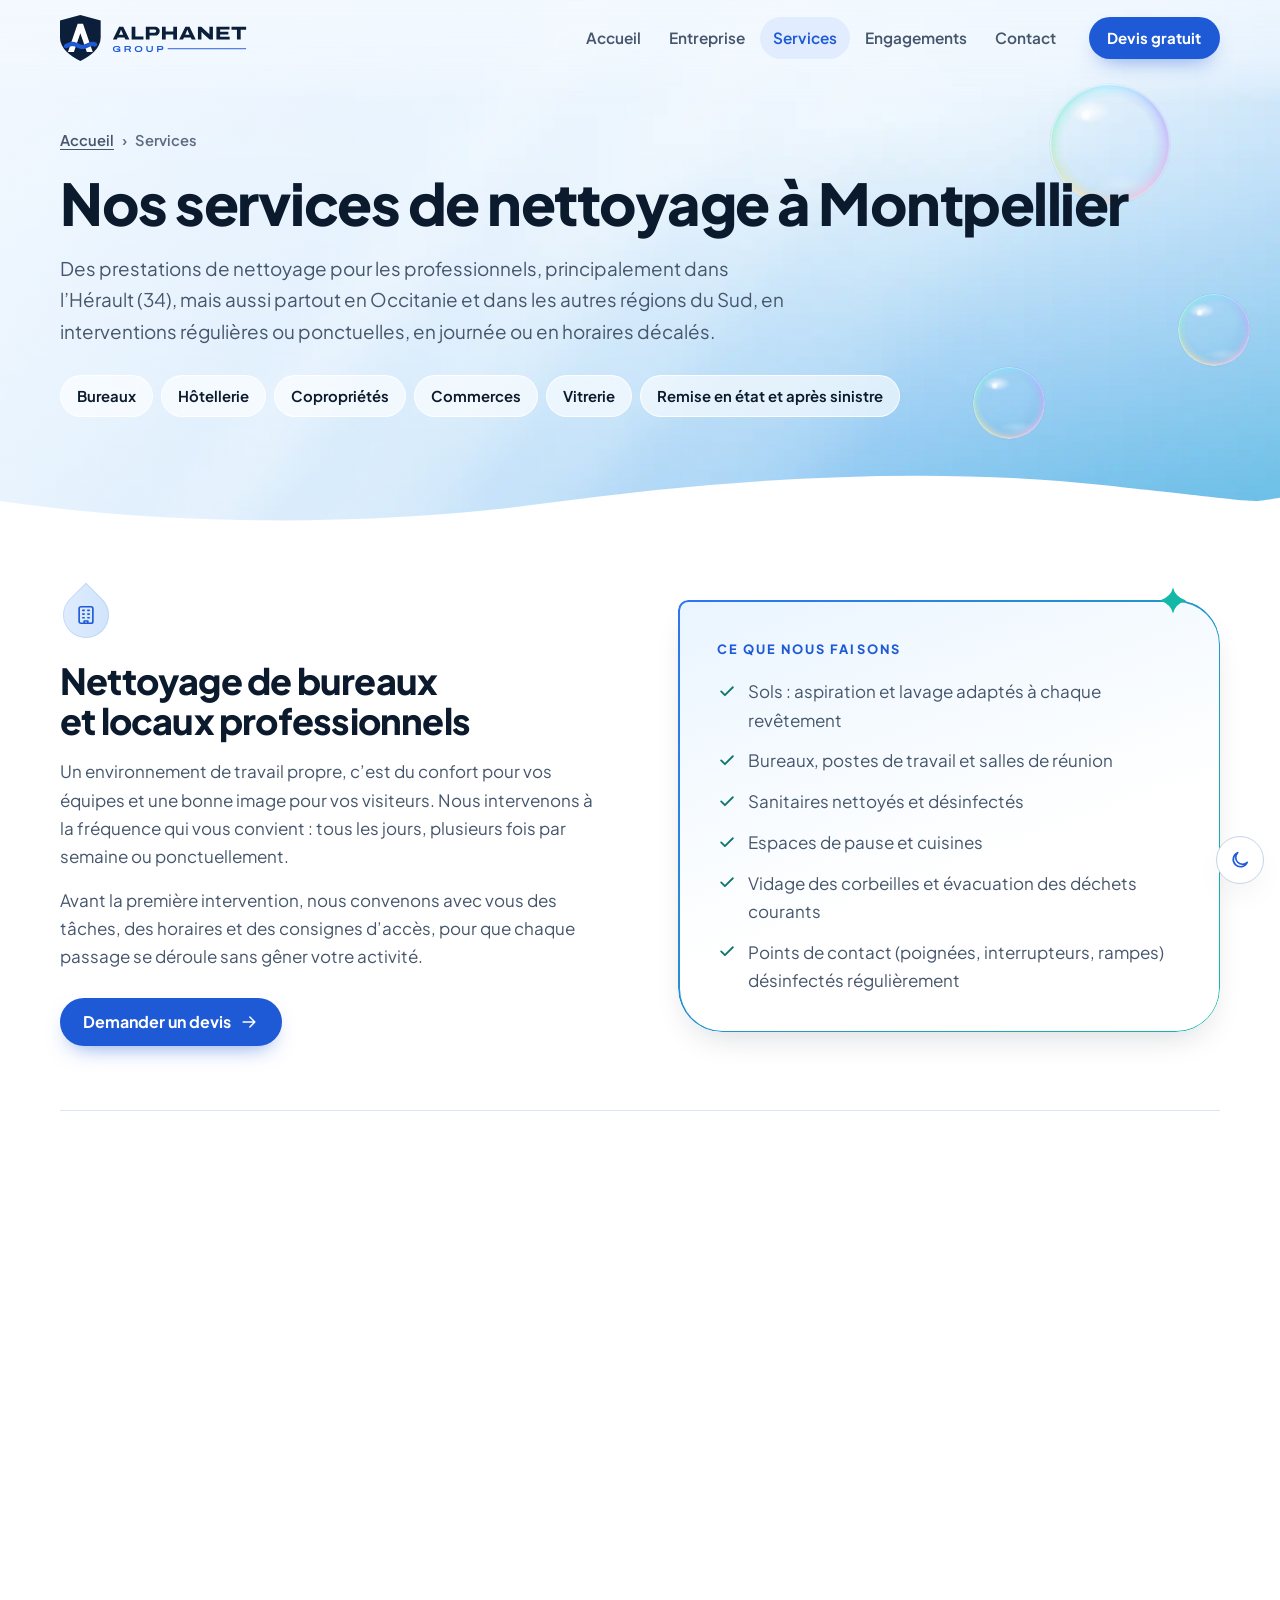
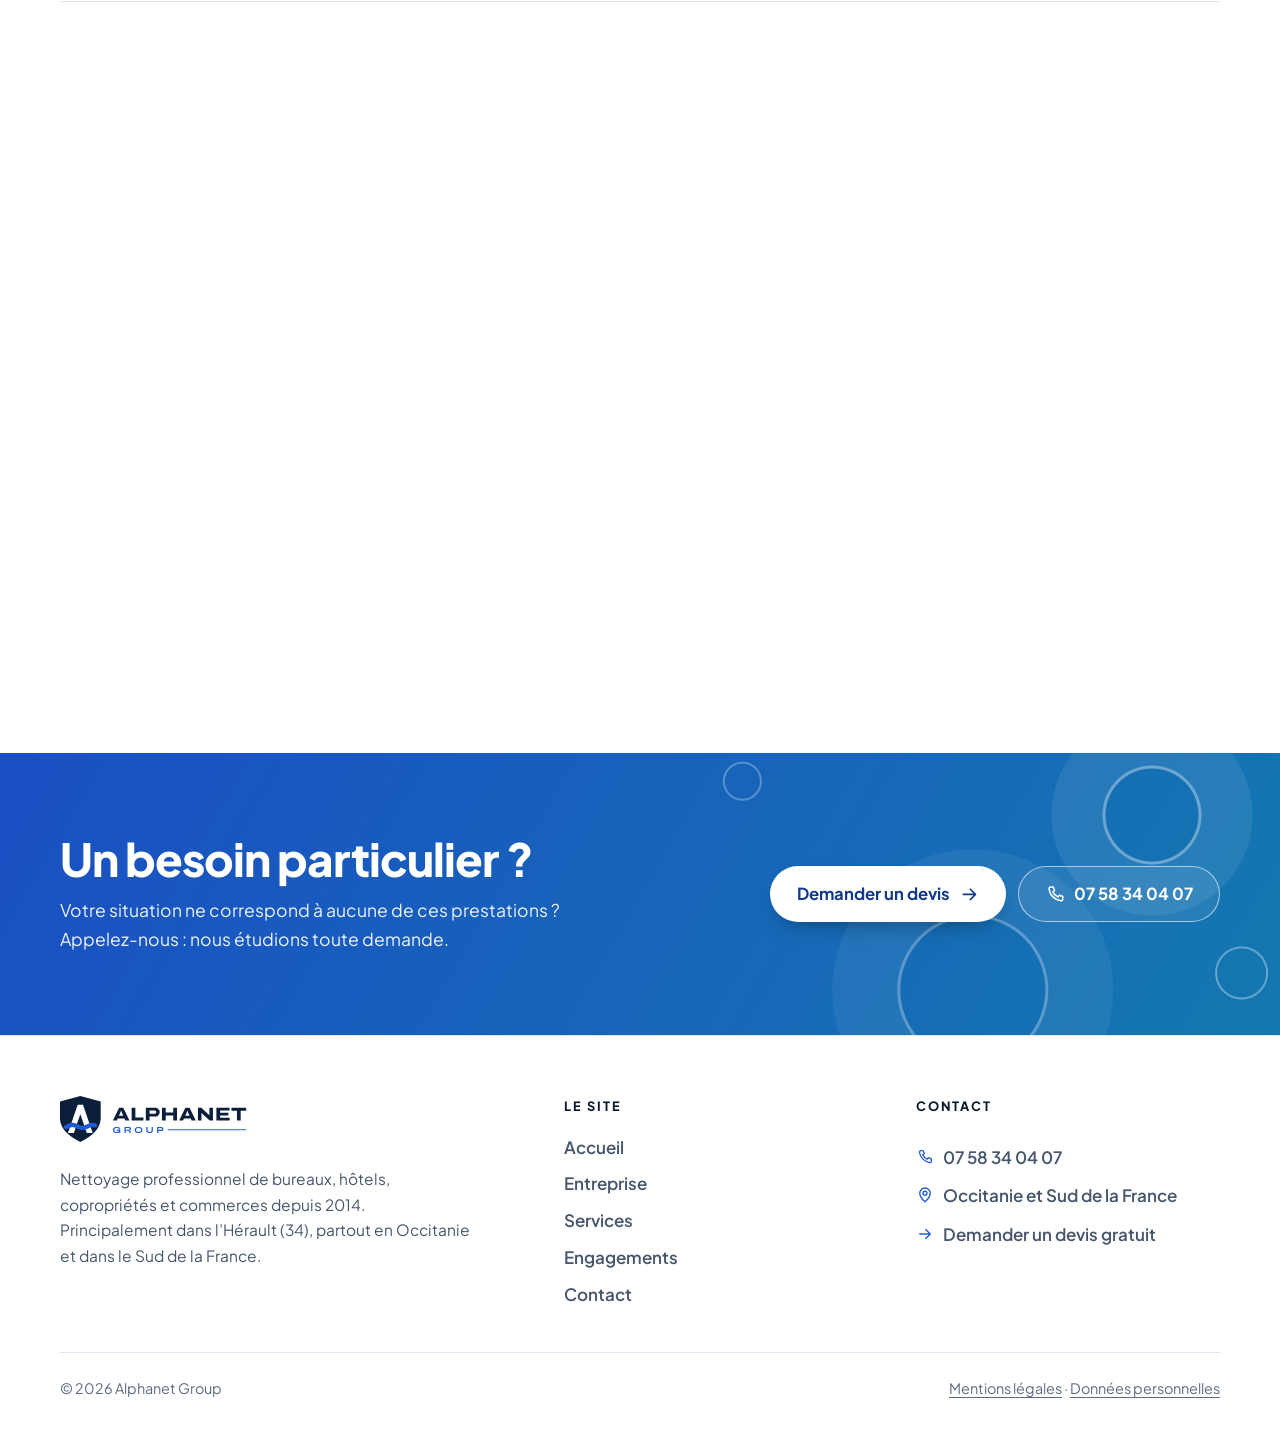
<file: services.html>
<!doctype html>
<html lang="fr">
<head>
  <meta charset="utf-8">
  <meta name="viewport" content="width=device-width, initial-scale=1, viewport-fit=cover">
  <!-- Sécurité : la page ne peut charger que les fichiers du site lui-même (aucun service tiers, aucun script extérieur) -->
  <meta http-equiv="Content-Security-Policy" content="default-src 'self'; script-src 'self'; style-src 'self'; img-src 'self'; font-src 'self'; connect-src 'self'; media-src 'none'; object-src 'none'; frame-src 'none'; worker-src 'none'; manifest-src 'none'; form-action 'none'; base-uri 'none'; upgrade-insecure-requests; require-trusted-types-for 'script'">
  <meta name="referrer" content="strict-origin-when-cross-origin">

  <title>Nettoyage de bureaux et copropriétés à Montpellier | Alphanet Group</title>
  <meta name="description" content="Nettoyage de bureaux et locaux commerciaux, entretien de copropriété, hôtellerie, vitrerie, remise en état : à Montpellier, dans l’Hérault (34) et en Occitanie.">
  <link rel="canonical" href="https://alphanet-group.fr/services">
  <meta name="color-scheme" content="light dark">
  <meta name="theme-color" content="#e8f3fd" data-theme-color>

  <meta property="og:type" content="website">
  <meta property="og:locale" content="fr_FR">
  <meta property="og:site_name" content="Alphanet Group">
  <meta property="og:title" content="Nettoyage de bureaux et copropriétés à Montpellier | Alphanet Group">
  <meta property="og:description" content="Nettoyage de bureaux et locaux commerciaux, entretien de copropriété, hôtellerie, vitrerie, remise en état : à Montpellier, dans l’Hérault (34) et en Occitanie.">
  <meta property="og:url" content="https://alphanet-group.fr/services">
  <meta property="og:image" content="https://alphanet-group.fr/assets/img/og-image.jpg">
  <meta property="og:image:width" content="1200">
  <meta property="og:image:height" content="630">
  <meta property="og:image:alt" content="Logo Alphanet Group, nettoyage professionnel dans l’Hérault (34) et en Occitanie">
  <meta name="twitter:card" content="summary_large_image">

  <link rel="icon" href="assets/img/favicon-32.png" sizes="32x32" type="image/png">
  <link rel="icon" href="assets/img/favicon.svg" type="image/svg+xml">
  <link rel="apple-touch-icon" href="assets/img/apple-touch-icon.png">
  <link rel="preload" href="assets/fonts/plus-jakarta-sans-latin.woff2" as="font" type="font/woff2" crossorigin>
  <!-- Le numéro ?v= force le rechargement après chaque mise à jour : à augmenter quand le CSS ou le JS change -->
  <link rel="stylesheet" href="assets/css/styles.css?v=20261019-1">
  <script src="assets/js/theme.js?v=20261019-1"></script>
  <script src="assets/js/main.js?v=20261019-1" defer></script>
  <script type="application/ld+json">
  {"@context": "https://schema.org", "@type": "BreadcrumbList", "itemListElement": [
    {"@type": "ListItem", "position": 1, "name": "Accueil", "item": "https://alphanet-group.fr/"},
    {"@type": "ListItem", "position": 2, "name": "Services", "item": "https://alphanet-group.fr/services"}
  ]}
  </script>
</head>
<body>
  <a class="skip-link" href="#contenu">Aller au contenu</a>

  <!-- Logo et pictogrammes partagés -->
  <svg class="svg-sprite" aria-hidden="true" focusable="false">
    <defs>
      <symbol id="logo" viewBox="0 0 260.0 64">
        <path class="logo-ink" d="M28.30 0L56.60 7.5V31.5C56.60 46 42.30 57 28.30 64C14.30 57 0.00 46 0.00 31.5V7.5Z"/>
        <path class="logo-paper" d="M24.60 12.30 32.00 12.30 45.55 51.60 37.30 51.60 28.30 25.30 19.30 51.60 11.05 51.60Z"/>
        <path class="logo-blue" d="M7.30 40.52 7.76 40.33 8.22 40.12 8.70 39.90 9.20 39.67 9.71 39.44 10.23 39.20 10.76 38.96 11.31 38.72 11.88 38.49 12.46 38.27 13.05 38.06 13.65 37.87 14.28 37.70 14.91 37.56 15.55 37.45 16.21 37.36 16.87 37.31 17.53 37.30 18.19 37.32 18.85 37.38 19.50 37.46 20.15 37.58 20.78 37.73 21.40 37.90 22.00 38.09 22.59 38.30 23.17 38.53 23.73 38.76 24.28 39.00 24.81 39.24 25.33 39.48 25.84 39.71 26.33 39.94 26.81 40.16 27.27 40.36 27.72 40.55 28.16 40.72 28.58 40.88 28.99 41.01 29.38 41.13 29.76 41.22 30.13 41.29 30.48 41.35 30.83 41.38 31.18 41.40 31.52 41.40 31.87 41.38 32.22 41.34 32.58 41.28 32.95 41.20 33.34 41.10 33.73 40.98 34.14 40.84 34.57 40.69 35.01 40.51 35.46 40.32 35.93 40.11 36.41 39.89 36.91 39.66 37.41 39.42 37.94 39.18 38.47 38.94 39.02 38.70 39.59 38.47 40.17 38.25 40.76 38.05 41.37 37.86 41.99 37.69 42.62 37.55 43.27 37.44 43.92 37.36 44.58 37.31 45.25 37.30 45.91 37.32 46.57 37.38 47.22 37.47 47.86 37.59 48.49 37.74 49.11 37.91 49.72 38.11 50.42 38.45 51.01 38.97 51.44 39.62 51.69 40.36 51.74 41.15 51.59 41.91 51.24 42.62 50.73 43.20 50.08 43.64 49.33 43.89 48.55 43.94 47.78 43.79 47.38 43.66 46.99 43.55 46.61 43.46 46.25 43.39 45.89 43.34 45.54 43.31 45.20 43.30 44.86 43.31 44.51 43.33 44.15 43.38 43.79 43.44 43.42 43.52 43.03 43.62 42.63 43.75 42.22 43.89 41.79 44.05 41.35 44.23 40.89 44.43 40.42 44.64 39.94 44.87 39.44 45.10 38.93 45.33 38.40 45.58 37.86 45.82 37.31 46.05 36.74 46.28 36.16 46.50 35.56 46.70 34.95 46.88 34.32 47.04 33.69 47.18 33.04 47.28 32.38 47.35 31.72 47.39 31.06 47.40 30.40 47.37 29.74 47.30 29.09 47.20 28.45 47.08 27.82 46.92 27.21 46.74 26.61 46.54 26.02 46.33 25.45 46.10 24.89 45.87 24.35 45.63 23.82 45.39 23.30 45.15 22.80 44.92 22.32 44.69 21.84 44.48 21.38 44.28 20.93 44.09 20.50 43.93 20.09 43.78 19.68 43.65 19.29 43.54 18.92 43.46 18.55 43.39 18.20 43.34 17.85 43.31 17.50 43.30 17.16 43.31 16.81 43.33 16.46 43.38 16.10 43.44 15.72 43.53 15.34 43.63 14.93 43.76 14.52 43.90 14.09 44.07 13.65 44.25 13.19 44.45 12.72 44.66 12.23 44.88 11.73 45.11 11.22 45.35 10.69 45.59 10.15 45.83 9.60 46.07 8.84 46.27 8.06 46.27 7.30 46.07 6.62 45.67 6.07 45.12 5.68 44.44 5.48 43.68 5.48 42.90 5.68 42.14 6.07 41.47 6.63 40.91Z"/>
        <path class="logo-ink" d="M73.6 34.0 82.21956030273437 16.467641845703128H87.99137573242187L96.61093603515624 34.0H90.9943369140625L89.6694326171875 31.19054248046875H80.26100341796875L78.94995727539062 34.0ZM81.99887573242187 27.38885107421875H87.93156030273437L86.33502124023437 23.825475097656252Q86.23523754882812 23.586549560546878 86.05534924316406 23.149164794921877Q85.8754609375 22.711780029296875 85.68171447753906 22.21424987792969Q85.48796801757813 21.716719726562502 85.32443432617188 21.289040649414062Q85.16090063476562 20.861361572265626 85.07996801757812 20.65570556640625H84.889826171875Q84.70190063476562 21.124131103515627 84.45715417480469 21.731698486328128Q84.21240771484375 22.339265869140625 83.98623217773437 22.90969140625Q83.760056640625 23.480116943359377 83.59541479492187 23.837116943359376Z M99.66599291992188 34.0V16.467641845703128H104.858517578125V29.820801513671874H116.11509912109375V34.0Z M119.40299291992187 34.0V16.467641845703128H132.93404248046875Q134.65640063476562 16.467641845703128 135.95329602050782 17.22792907714844Q137.25019140625 17.988216308593753 137.9722286376953 19.33139892578125Q138.69426586914062 20.674581542968753 138.69426586914062 22.42649453667535Q138.69426586914062 24.195237548828125 137.95947863769533 25.556991088867186Q137.22469140625 26.91874462890625 135.9161541748047 27.672102783203123Q134.60761694335937 28.4254609375 132.88747509765625 28.4254609375H124.595517578125V34.0ZM124.595517578125 24.5772021484375H131.44230493164062Q132.5944326171875 24.5772021484375 133.18999291992185 24.02340813623716Q133.78555322265623 23.469614124036816 133.78555322265623 22.450451081576414Q133.78555322265623 21.75887939453125 133.5156863455636 21.28657901908256Q133.24581946847098 20.81427864363387 132.726842351423 20.565089639199748Q132.207865234375 20.315900634765626 131.44230493164062 20.315900634765626H124.595517578125Z M141.86849291992186 34.0V16.467641845703128H147.061017578125V22.99232983398438H157.58370214843748V16.467641845703128H162.7762268066406V34.0H157.58370214843748V27.1715283203125H147.061017578125V34.0Z M165.8335 34.0 174.45306030273437 16.467641845703128H180.22487573242185L188.84443603515624 34.0H183.2278369140625L181.9029326171875 31.19054248046875H172.49450341796873L171.18345727539062 34.0ZM174.23237573242187 27.38885107421875H180.16506030273436L178.56852124023436 23.825475097656252Q178.4687375488281 23.586549560546878 178.28884924316407 23.149164794921877Q178.1089609375 22.711780029296875 177.91521447753905 22.21424987792969Q177.7214680175781 21.716719726562502 177.55793432617185 21.289040649414062Q177.39440063476562 20.861361572265626 177.31346801757812 20.65570556640625H177.123326171875Q176.9354006347656 21.124131103515627 176.69065417480468 21.731698486328128Q176.44590771484374 22.339265869140625 176.2197321777344 22.90969140625Q175.993556640625 23.480116943359377 175.82891479492187 23.837116943359376Z M191.89949291992187 34.0V16.467641845703128H196.54378002929687L205.63288647460936 24.647638427734375Q205.86737939453124 24.844989501953126 206.22937231445312 25.204766113281252Q206.591365234375 25.564542724609375 206.98467907714843 25.949819335937498Q207.37799291992187 26.335095947265625 207.67956030273436 26.6460888671875H207.9112766113281Q207.899634765625 26.1959541015625 207.88217199707032 25.5035693359375Q207.8647092285156 24.8111845703125 207.8647092285156 24.27346826171875V16.467641845703128H212.77951049804688V34.0H208.197865234375L199.33270556640625 25.99516650390625Q198.7273544921875 25.456889892578126 198.05825341796873 24.799150512695313Q197.38915234375 24.1414111328125 196.9855849609375 23.74006005859375H196.77936865234375Q196.79101049804686 24.085418212890623 196.80265234374997 24.8171611328125Q196.8142941894531 25.548904052734375 196.8142941894531 26.398173583984374V34.0Z M217.60349291992188 34.0V16.467641845703128H235.88031909179688V20.315900634765626H222.8098757324219V23.260627685546876H234.25331201171875V26.9841630859375H222.8098757324219V30.1517412109375H236.08431909179689V34.0Z M246.18399999999997 34.0V20.646840332031253H238.58665600585937V16.467641845703128H258.97386865234375V20.646840332031253H251.3765246582031V34.0Z"/>
        <path class="logo-sub" d="M78.592 51.523999999999994Q76.09599999999999 51.523999999999994 74.84799999999998 50.46799999999999Q73.6 49.41199999999999 73.6 47.263999999999996Q73.6 45.85999999999999 74.23599999999999 44.90599999999999Q74.87199999999999 43.952 76.07799999999999 43.471999999999994Q77.28399999999999 42.992 78.964 42.992Q80.056 42.992 80.95599999999999 43.178Q81.856 43.364 82.50999999999999 43.742Q83.16399999999999 44.12 83.51799999999999 44.696Q83.87199999999999 45.27199999999999 83.87199999999999 46.05199999999999H82.09599999999999Q82.09599999999999 45.62 81.844 45.31999999999999Q81.59199999999998 45.019999999999996 81.16 44.846Q80.728 44.672 80.18199999999999 44.593999999999994Q79.636 44.516 79.03599999999999 44.516Q78.26799999999999 44.516 77.61399999999999 44.666Q76.96 44.815999999999995 76.47999999999999 45.134Q75.99999999999999 45.452 75.73599999999999 45.943999999999996Q75.472 46.43599999999999 75.472 47.108V47.395999999999994Q75.472 48.331999999999994 75.88 48.901999999999994Q76.288 49.471999999999994 77.038 49.73599999999999Q77.788 49.99999999999999 78.80799999999999 49.99999999999999Q79.93599999999999 49.99999999999999 80.66199999999999 49.79599999999999Q81.38799999999999 49.592 81.74199999999999 49.208Q82.09599999999999 48.824 82.09599999999999 48.30799999999999V48.211999999999996H78.75999999999999V46.77199999999999H83.88399999999999V51.379999999999995H82.756L82.564 50.3Q82.11999999999999 50.73199999999999 81.50199999999998 51.001999999999995Q80.88399999999999 51.272 80.14599999999999 51.397999999999996Q79.40799999999999 51.523999999999994 78.592 51.523999999999994Z M89.716 51.379999999999995V43.135999999999996H96.244Q97.11999999999999 43.135999999999996 97.678 43.489999999999995Q98.23599999999999 43.843999999999994 98.512 44.425999999999995Q98.788 45.007999999999996 98.788 45.715999999999994Q98.788 46.44799999999999 98.41 47.08999999999999Q98.032 47.73199999999999 97.24 48.092L98.99199999999999 51.379999999999995H96.94L95.428 48.44H91.53999999999999V51.379999999999995ZM91.53999999999999 46.928H95.74Q96.30399999999999 46.928 96.60999999999999 46.598Q96.916 46.267999999999994 96.916 45.751999999999995Q96.916 45.403999999999996 96.78399999999999 45.157999999999994Q96.65199999999999 44.91199999999999 96.38799999999999 44.785999999999994Q96.124 44.66 95.74 44.66H91.53999999999999Z M109.29518059299191 51.523999999999994Q107.661628032345 51.523999999999994 106.4708140161725 51.025999999999996Q105.27999999999999 50.528 104.63799999999999 49.574Q103.996 48.62 103.996 47.25767634854771Q103.996 45.88399999999999 104.63799999999999 44.93599999999999Q105.27999999999999 43.98799999999999 106.4708140161725 43.489999999999995Q107.661628032345 42.992 109.29518059299191 42.992Q110.94399999999999 42.992 112.13199999999999 43.489999999999995Q113.32 43.98799999999999 113.96199999999999 44.93599999999999Q114.604 45.88399999999999 114.604 47.25767634854771Q114.604 48.62 113.96199999999999 49.574Q113.32 50.528 112.13199999999999 51.025999999999996Q110.94399999999999 51.523999999999994 109.29518059299191 51.523999999999994ZM109.3 49.99999999999999Q110.044 49.99999999999999 110.66799999999999 49.831999999999994Q111.29199999999999 49.663999999999994 111.75399999999999 49.339999999999996Q112.216 49.016 112.47399999999999 48.522999999999996Q112.732 48.029999999999994 112.732 47.38399999999999V47.108Q112.732 46.46443835616438 112.47399999999999 45.97621917808219Q112.216 45.48799999999999 111.75399999999999 45.163999999999994Q111.29199999999999 44.839999999999996 110.66799999999999 44.678Q110.044 44.516 109.3 44.516Q108.556 44.516 107.93199999999999 44.678Q107.30799999999999 44.839999999999996 106.84599999999999 45.163999999999994Q106.38399999999999 45.48799999999999 106.13199999999999 45.97621917808219Q105.88 46.46443835616438 105.88 47.108V47.38399999999999Q105.88 48.029999999999994 106.13199999999999 48.522999999999996Q106.38399999999999 49.016 106.84599999999999 49.339999999999996Q107.30799999999999 49.663999999999994 107.93199999999999 49.831999999999994Q108.556 49.99999999999999 109.3 49.99999999999999Z M124.672 51.523999999999994Q123.124 51.523999999999994 122.10999999999999 51.044Q121.09599999999999 50.56399999999999 120.59799999999998 49.681999999999995Q120.1 48.8 120.1 47.599999999999994V43.135999999999996H121.92399999999999V47.516Q121.92399999999999 48.70399999999999 122.63799999999999 49.35199999999999Q123.35199999999999 49.99999999999999 124.672 49.99999999999999Q125.99199999999999 49.99999999999999 126.70599999999999 49.35199999999999Q127.42 48.70399999999999 127.42 47.516V43.135999999999996H129.244V47.599999999999994Q129.244 48.8 128.74599999999998 49.681999999999995Q128.248 50.56399999999999 127.24 51.044Q126.232 51.523999999999994 124.672 51.523999999999994Z M135.09999999999997 51.379999999999995V43.135999999999996H141.14799999999997Q141.95199999999997 43.135999999999996 142.546 43.483999999999995Q143.14 43.831999999999994 143.46999999999997 44.437999999999995Q143.79999999999998 45.044 143.79999999999998 45.83582222222222Q143.79999999999998 46.61599999999999 143.464 47.233999999999995Q143.128 47.852 142.522 48.199999999999996Q141.91599999999997 48.547999999999995 141.09999999999997 48.547999999999995H136.92399999999998V51.379999999999995ZM136.92399999999998 47.023999999999994H140.59599999999998Q141.236 47.023999999999994 141.58799999999997 46.71121917808219Q141.93999999999997 46.39843835616438 141.93999999999997 45.847095890410955Q141.93999999999997 45.476 141.78365714285712 45.21135135135135Q141.62731428571428 44.946702702702694 141.32765714285713 44.803351351351345Q141.028 44.66 140.59599999999998 44.66H136.92399999999998Z"/>
        <rect class="logo-sub" x="149.80" y="46.29" width="109.17" height="1.3"/>
      </symbol>
      <symbol id="i-arrow" viewBox="0 0 24 24"><path d="M5 12h14M13 6l6 6-6 6"/></symbol>
      <symbol id="i-phone" viewBox="0 0 24 24"><path d="M6.6 3.5h2.9l1.6 4.1-2.1 1.4a11 11 0 0 0 6 6l1.4-2.1 4.1 1.6v2.9a2 2 0 0 1-2.2 2A16 16 0 0 1 4.6 5.7a2 2 0 0 1 2-2.2z"/></symbol>
      <symbol id="i-check" viewBox="0 0 24 24"><path d="M5 12.5l4.5 4.5L19 7.5"/></symbol>
      <symbol id="i-pin" viewBox="0 0 24 24"><path d="M12 21s-7-6.1-7-11.4a7 7 0 0 1 14 0C19 14.9 12 21 12 21z"/><circle cx="12" cy="9.6" r="2.6"/></symbol>
      <symbol id="i-sun" viewBox="0 0 24 24"><circle cx="12" cy="12" r="4"/><path d="M12 2.5v2M12 19.5v2M4.6 4.6 6 6M18 18l1.4 1.4M2.5 12h2M19.5 12h2M4.6 19.4 6 18M18 6l1.4-1.4"/></symbol>
      <symbol id="i-moon" viewBox="0 0 24 24"><path d="M20 14.5A8 8 0 1 1 9.5 4a6.5 6.5 0 0 0 10.5 10.5z"/></symbol>
      <symbol id="i-menu" viewBox="0 0 24 24"><path d="M4 7h16M4 12h16M4 17h16"/></symbol>
      <symbol id="i-close" viewBox="0 0 24 24"><path d="M6 6l12 12M18 6 6 18"/></symbol>
      <symbol id="i-lock" viewBox="0 0 24 24"><rect x="5" y="10.5" width="14" height="10" rx="2"/><path d="M8.5 10.5V8a3.5 3.5 0 0 1 7 0v2.5"/></symbol>
      <symbol id="i-shield" viewBox="0 0 24 24"><path d="M12 3 4.5 6v5.5c0 4.6 3.1 8 7.5 9.5 4.4-1.5 7.5-4.9 7.5-9.5V6z"/><path d="M8.8 12l2.4 2.4 4-4.4"/></symbol>
      <symbol id="i-users" viewBox="0 0 24 24"><circle cx="9" cy="8.5" r="3.2"/><path d="M3.5 19c.5-3.2 2.7-5 5.5-5s5 1.8 5.5 5"/><circle cx="17" cy="9.5" r="2.5"/><path d="M16 14.2c2.7-.2 4.5 1.3 5 4.3"/></symbol>
      <symbol id="i-leaf" viewBox="0 0 24 24"><path d="M5 19c0-8 4.5-13 14-14 0 9.5-5 14-13 14"/><path d="M5 19c2-4 4.5-6.5 8-8.5"/></symbol>
      <symbol id="i-eye" viewBox="0 0 24 24"><path d="M2.5 12S6 5.5 12 5.5 21.5 12 21.5 12 18 18.5 12 18.5 2.5 12 2.5 12z"/><circle cx="12" cy="12" r="2.8"/></symbol>
      <!-- Services -->
      <symbol id="i-office" viewBox="0 0 24 24"><rect x="4.5" y="3" width="15" height="18" rx="2"/><path d="M8.5 7h1.5M14 7h1.5M8.5 11h1.5M14 11h1.5M8.5 15h1.5M14 15h1.5M10 21v-2.5h4V21"/></symbol>
      <symbol id="i-copro" viewBox="0 0 24 24"><path d="M3 21h18M5 21V8.5l6-4V21M11 21V10l8 3v8M7.8 9.5v.01M7.8 13v.01M7.8 16.5v.01M15 15.5v.01M15 18.5v.01"/></symbol>
      <symbol id="i-store" viewBox="0 0 24 24"><path d="M4.5 10.5V20h15v-9.5M3 9.5 4.6 4h14.8L21 9.5a3 3 0 0 1-6 0 3 3 0 0 1-6 0 3 3 0 0 1-6 0zM10 20v-4.5h4V20"/></symbol>
      <symbol id="i-window" viewBox="0 0 24 24"><rect x="4" y="3" width="16" height="18" rx="1.5"/><path d="M12 3v18M4 12h16M7 8.5l2-2M15 17.5l2-2"/></symbol>
      <symbol id="i-sparkle" viewBox="0 0 24 24"><path d="M10.5 3.5 12.3 8.2 17 10l-4.7 1.8-1.8 4.7-1.8-4.7L4 10l4.7-1.8zM18 14.5l.9 2.1 2.1.9-2.1.9-.9 2.1-.9-2.1-2.1-.9 2.1-.9z"/></symbol>
      <symbol id="i-hotel" viewBox="0 0 24 24"><path d="M3 19V6M3 15h18M21 19v-5.5a3 3 0 0 0-3-3h-7.5V15"/><circle cx="6.6" cy="11.6" r="1.9"/></symbol>
      <symbol id="i-drop" viewBox="0 0 24 24"><path d="M12 3s-6 6.6-6 11a6 6 0 0 0 12 0c0-4.4-6-11-6-11z"/><path d="M9.2 14.6a2.9 2.9 0 0 0 2.8 2.7"/></symbol>
    </defs>
  </svg>

  <!-- ================================================================
       En-tête
       ================================================================ -->
  <header class="site-header" data-header>
    <div class="container header-inner">
      <a class="brand" href="./" aria-label="Alphanet Group, accueil">
        <svg class="brand-logo" aria-hidden="true"><use href="#logo"/></svg>
      </a>
      <nav class="nav" aria-label="Navigation principale">
        <ul class="nav-list">
          <li><a href="./">Accueil</a></li>
          <li><a href="entreprise">Entreprise</a></li>
          <li><a href="services" aria-current="page">Services</a></li>
          <li><a href="engagements">Engagements</a></li>
          <li><a href="contact">Contact</a></li>
        </ul>
      </nav>
      <div class="header-actions">
        <a class="btn btn-primary btn-sm header-cta" href="contact#formulaire">Devis gratuit</a>
        <button class="icon-btn nav-toggle" type="button" aria-expanded="false" aria-controls="menu" aria-label="Ouvrir le menu" data-nav-toggle>
          <svg class="ico ico-menu" aria-hidden="true"><use href="#i-menu"/></svg>
          <svg class="ico ico-close" aria-hidden="true"><use href="#i-close"/></svg>
        </button>
      </div>
    </div>
    <!-- Menu sur téléphone et tablette -->
    <div class="menu" id="menu" data-menu inert>
      <nav class="container" aria-label="Menu">
        <ul class="menu-list">
          <li><a href="./">Accueil</a></li>
          <li><a href="entreprise">Entreprise</a></li>
          <li><a href="services" aria-current="page">Services</a></li>
          <li><a href="engagements">Engagements</a></li>
          <li><a href="contact">Contact</a></li>
        </ul>
        <div class="menu-actions">
          <a class="btn btn-primary btn-lg" href="contact#formulaire">Demander un devis gratuit</a>
          <a class="btn btn-ghost btn-lg" href="tel:+33758340407"><svg class="ico" aria-hidden="true"><use href="#i-phone"/></svg>07&nbsp;58&nbsp;34&nbsp;04&nbsp;07</a>
        </div>
      </nav>
    </div>
  </header>

  <main id="contenu">

    <section class="page-hero" aria-labelledby="page-title">
      <div class="hero-media" aria-hidden="true"></div>
      <div class="hero-bubbles" aria-hidden="true"><span></span><span class="b-m"></span><span class="b-m"></span><span class="b-s"></span><span class="b-s"></span><span class="b-m"></span><span class="b-s"></span><span class="b-s"></span><span class="b-m"></span><span class="b-s"></span><span class="b-s"></span><span></span></div>
      <div class="container">
        <nav class="breadcrumb" aria-label="Fil d’Ariane">
          <a href="./">Accueil</a><span aria-hidden="true">›</span><span aria-current="page">Services</span>
        </nav>
        <h1 class="page-title" id="page-title">Nos services de nettoyage à Montpellier</h1>
        <p class="lead">Des prestations de nettoyage pour les professionnels, principalement dans l’Hérault (34), mais aussi partout en Occitanie et dans les autres régions du Sud, en interventions régulières ou ponctuelles, en journée ou en horaires décalés.</p>
        <nav aria-label="Aller à un service"><ul class="quicknav"><li><a href="#bureaux">Bureaux</a></li><li><a href="#hotellerie">Hôtellerie</a></li><li><a href="#coproprietes">Copropriétés</a></li><li><a href="#commerces">Commerces</a></li><li><a href="#vitrerie">Vitrerie</a></li><li><a href="#remise-en-etat">Remise en état et après sinistre</a></li></ul></nav>
      </div>
      <svg class="wave" viewBox="0 0 1440 80" preserveAspectRatio="none" aria-hidden="true" focusable="false"><path d="M0 50C200 82 420 82 620 52S1040 6 1240 30s160 22 200 16V80H0Z"/></svg>
    </section>

    <section class="section" aria-label="Détail des services">
      <div class="container">
        <article class="svc" id="bureaux" aria-labelledby="bureaux-title">
          <div class="svc-text reveal">
            <span class="chip-drop" aria-hidden="true"><svg class="ico" aria-hidden="true"><use href="#i-office"/></svg></span>
            <h2 class="h2" id="bureaux-title">Nettoyage de bureaux et locaux professionnels</h2>
            <p>Un environnement de travail propre, c’est du confort pour vos équipes et une bonne image pour vos visiteurs. Nous intervenons à la fréquence qui vous convient : tous les jours, plusieurs fois par semaine ou ponctuellement.</p>
            <p>Avant la première intervention, nous convenons avec vous des tâches, des horaires et des consignes d’accès, pour que chaque passage se déroule sans gêner votre activité.</p>
            <a class="btn btn-primary" href="contact?prestation=bureaux#formulaire">Demander un devis <svg class="ico ico-arrow" aria-hidden="true"><use href="#i-arrow"/></svg></a>
          </div>
          <div class="bulle reveal">
            <p class="bulle-title">Ce que nous faisons</p>
            <ul class="checks">
            <li><svg class="ico" aria-hidden="true"><use href="#i-check"/></svg><span>Sols : aspiration et lavage adaptés à chaque revêtement</span></li>
            <li><svg class="ico" aria-hidden="true"><use href="#i-check"/></svg><span>Bureaux, postes de travail et salles de réunion</span></li>
            <li><svg class="ico" aria-hidden="true"><use href="#i-check"/></svg><span>Sanitaires nettoyés et désinfectés</span></li>
            <li><svg class="ico" aria-hidden="true"><use href="#i-check"/></svg><span>Espaces de pause et cuisines</span></li>
            <li><svg class="ico" aria-hidden="true"><use href="#i-check"/></svg><span>Vidage des corbeilles et évacuation des déchets courants</span></li>
            <li><svg class="ico" aria-hidden="true"><use href="#i-check"/></svg><span>Points de contact (poignées, interrupteurs, rampes) désinfectés régulièrement</span></li>
            </ul>
          </div>
        </article>
        <article class="svc svc--flip" id="hotellerie" aria-labelledby="hotellerie-title">
          <div class="svc-text reveal">
            <span class="chip-drop" aria-hidden="true"><svg class="ico" aria-hidden="true"><use href="#i-hotel"/></svg></span>
            <h2 class="h2" id="hotellerie-title">Nettoyage en hôtellerie</h2>
            <p>Dans un hôtel, la propreté se remarque dès l’arrivée et compte dans l’avis de chaque client. Nous entretenons vos chambres et vos espaces communs avec méthode, au rythme de vos arrivées et de vos départs.</p>
            <p>Nous convenons avec vous des tâches, des horaires et des priorités (chambres à libérer, recouches, espaces communs), pour une organisation fluide avec vos équipes de réception.</p>
            <a class="btn btn-primary" href="contact?prestation=hotellerie#formulaire">Demander un devis <svg class="ico ico-arrow" aria-hidden="true"><use href="#i-arrow"/></svg></a>
          </div>
          <div class="bulle reveal">
            <p class="bulle-title">Ce que nous faisons</p>
            <ul class="checks">
            <li><svg class="ico" aria-hidden="true"><use href="#i-check"/></svg><span>Chambres et salles de bain</span></li>
            <li><svg class="ico" aria-hidden="true"><use href="#i-check"/></svg><span>Hall d’accueil, réception et couloirs</span></li>
            <li><svg class="ico" aria-hidden="true"><use href="#i-check"/></svg><span>Salles de petit-déjeuner, de réunion et de séminaire</span></li>
            <li><svg class="ico" aria-hidden="true"><use href="#i-check"/></svg><span>Sanitaires des espaces communs</span></li>
            <li><svg class="ico" aria-hidden="true"><use href="#i-check"/></svg><span>Vitres et parties vitrées</span></li>
            <li><svg class="ico" aria-hidden="true"><use href="#i-check"/></svg><span>Interventions planifiées selon vos arrivées et vos départs</span></li>
            </ul>
          </div>
        </article>
        <article class="svc" id="coproprietes" aria-labelledby="coproprietes-title">
          <div class="svc-text reveal">
            <span class="chip-drop" aria-hidden="true"><svg class="ico" aria-hidden="true"><use href="#i-copro"/></svg></span>
            <h2 class="h2" id="coproprietes-title">Entretien de copropriétés</h2>
            <p>Des parties communes propres valorisent l’immeuble et le quotidien des résidents. Nous travaillons en lien direct avec votre syndic ou votre conseil syndical, avec un interlocuteur unique pour toute la copropriété.</p>
            <p>Le cahier des charges est écrit : vous savez ce qui est fait, à quelle fréquence, et vous pouvez nous signaler la moindre remarque.</p>
            <a class="btn btn-primary" href="contact?prestation=coproprietes#formulaire">Demander un devis <svg class="ico ico-arrow" aria-hidden="true"><use href="#i-arrow"/></svg></a>
          </div>
          <div class="bulle reveal">
            <p class="bulle-title">Ce que nous faisons</p>
            <ul class="checks">
            <li><svg class="ico" aria-hidden="true"><use href="#i-check"/></svg><span>Halls d’entrée et paliers</span></li>
            <li><svg class="ico" aria-hidden="true"><use href="#i-check"/></svg><span>Escaliers et cages d’escalier</span></li>
            <li><svg class="ico" aria-hidden="true"><use href="#i-check"/></svg><span>Cabines d’ascenseur</span></li>
            <li><svg class="ico" aria-hidden="true"><use href="#i-check"/></svg><span>Locaux poubelles et locaux à vélos</span></li>
            <li><svg class="ico" aria-hidden="true"><use href="#i-check"/></svg><span>Vitres des parties communes</span></li>
            <li><svg class="ico" aria-hidden="true"><use href="#i-check"/></svg><span>Passages réguliers selon le cahier des charges convenu</span></li>
            </ul>
          </div>
        </article>
        <article class="svc svc--flip" id="commerces" aria-labelledby="commerces-title">
          <div class="svc-text reveal">
            <span class="chip-drop" aria-hidden="true"><svg class="ico" aria-hidden="true"><use href="#i-store"/></svg></span>
            <h2 class="h2" id="commerces-title">Nettoyage de commerces et locaux commerciaux</h2>
            <p>Pour un commerce, la propreté fait partie de l’accueil. Nous intervenons avant l’ouverture ou après la fermeture pour que vos clients trouvent un lieu impeccable, sans gêner votre activité.</p>
            <p>Boutique, restaurant, salon, agence : nous adaptons les produits et les méthodes à vos surfaces et à vos contraintes.</p>
            <a class="btn btn-primary" href="contact?prestation=commerces#formulaire">Demander un devis <svg class="ico ico-arrow" aria-hidden="true"><use href="#i-arrow"/></svg></a>
          </div>
          <div class="bulle reveal">
            <p class="bulle-title">Ce que nous faisons</p>
            <ul class="checks">
            <li><svg class="ico" aria-hidden="true"><use href="#i-check"/></svg><span>Surfaces de vente, réserves et arrière-boutiques</span></li>
            <li><svg class="ico" aria-hidden="true"><use href="#i-check"/></svg><span>Vitrines et portes vitrées</span></li>
            <li><svg class="ico" aria-hidden="true"><use href="#i-check"/></svg><span>Caisses, comptoirs et mobilier</span></li>
            <li><svg class="ico" aria-hidden="true"><use href="#i-check"/></svg><span>Sanitaires clients et du personnel</span></li>
            <li><svg class="ico" aria-hidden="true"><use href="#i-check"/></svg><span>Horaires décalés : avant l’ouverture, après la fermeture</span></li>
            <li><svg class="ico" aria-hidden="true"><use href="#i-check"/></svg><span>Intervention régulière ou ponctuelle, selon vos besoins</span></li>
            </ul>
          </div>
        </article>
        <article class="svc" id="vitrerie" aria-labelledby="vitrerie-title">
          <div class="svc-text reveal">
            <span class="chip-drop" aria-hidden="true"><svg class="ico" aria-hidden="true"><use href="#i-window"/></svg></span>
            <h2 class="h2" id="vitrerie-title">Vitrerie et nettoyage de vitres</h2>
            <p>Des vitres nettes laissent entrer la lumière et donnent une meilleure image de vos locaux. Nous nettoyons vos surfaces vitrées à l’intérieur comme à l’extérieur, à la fréquence de votre choix.</p>
            <p>La vitrerie peut s’ajouter à un contrat d’entretien existant ou faire l’objet d’une intervention séparée.</p>
            <a class="btn btn-primary" href="contact?prestation=vitrerie#formulaire">Demander un devis <svg class="ico ico-arrow" aria-hidden="true"><use href="#i-arrow"/></svg></a>
          </div>
          <div class="bulle reveal">
            <p class="bulle-title">Ce que nous faisons</p>
            <ul class="checks">
            <li><svg class="ico" aria-hidden="true"><use href="#i-check"/></svg><span>Vitres et fenêtres, côté intérieur et côté extérieur</span></li>
            <li><svg class="ico" aria-hidden="true"><use href="#i-check"/></svg><span>Vitrines et baies vitrées</span></li>
            <li><svg class="ico" aria-hidden="true"><use href="#i-check"/></svg><span>Cloisons vitrées de bureaux</span></li>
            <li><svg class="ico" aria-hidden="true"><use href="#i-check"/></svg><span>Portes vitrées et garde-corps vitrés</span></li>
            <li><svg class="ico" aria-hidden="true"><use href="#i-check"/></svg><span>Châssis et rebords de fenêtres</span></li>
            <li><svg class="ico" aria-hidden="true"><use href="#i-check"/></svg><span>Finition sans traces</span></li>
            </ul>
          </div>
        </article>
        <article class="svc svc--flip" id="remise-en-etat" aria-labelledby="remise-en-etat-title">
          <div class="svc-text reveal">
            <span class="chip-drop" aria-hidden="true"><svg class="ico" aria-hidden="true"><use href="#i-sparkle"/></svg></span>
            <h2 class="h2" id="remise-en-etat-title">Remise en état et nettoyage après sinistre</h2>
            <p>Après des travaux, un déménagement ou une longue inoccupation, mais aussi après un dégât des eaux, un incendie ou une inondation, vos locaux doivent être remis en état avant de servir à nouveau. Nous intervenons pour les nettoyer, les désinfecter et vous permettre de reprendre votre activité au plus vite.</p>
            <p>Une visite préalable nous permet d’évaluer l’état des lieux et de vous remettre un devis précis. En cas d’urgence après un sinistre, appelez-nous directement au 07&nbsp;58&nbsp;34&nbsp;04&nbsp;07 : nous évaluons la situation avec vous et organisons l’intervention.</p>
            <a class="btn btn-primary" href="contact?prestation=remise-en-etat#formulaire">Demander un devis <svg class="ico ico-arrow" aria-hidden="true"><use href="#i-arrow"/></svg></a>
          </div>
          <div class="bulle reveal">
            <p class="bulle-title">Ce que nous faisons</p>
            <ul class="checks">
            <li><svg class="ico" aria-hidden="true"><use href="#i-check"/></svg><span>Poussières de chantier, traces de peinture, de colle ou de plâtre</span></li>
            <li><svg class="ico" aria-hidden="true"><use href="#i-check"/></svg><span>Sols, plinthes, menuiseries, sanitaires et cuisines</span></li>
            <li><svg class="ico" aria-hidden="true"><use href="#i-check"/></svg><span>Vitres et vitrines</span></li>
            <li><svg class="ico" aria-hidden="true"><use href="#i-check"/></svg><span>Traces de suie et de fumée après un incendie</span></li>
            <li><svg class="ico" aria-hidden="true"><use href="#i-check"/></svg><span>Désinfection après un dégât des eaux ou une inondation</span></li>
            <li><svg class="ico" aria-hidden="true"><use href="#i-check"/></svg><span>Évacuation des déchets liés aux travaux ou au sinistre</span></li>
            <li><svg class="ico" aria-hidden="true"><use href="#i-check"/></svg><span>Intervention rapide en cas d’urgence</span></li>
            </ul>
          </div>
        </article>
      </div>
    </section>

    <section class="cta-band" aria-labelledby="cta-title">
      <div class="container cta-inner">
        <div>
          <h2 class="h2" id="cta-title">Un besoin particulier ?</h2>
          <p>Votre situation ne correspond à aucune de ces prestations&nbsp;? Appelez-nous&nbsp;: nous étudions toute demande.</p>
        </div>
        <div class="cta-actions">
          <a class="btn btn-white btn-lg" href="contact#formulaire">Demander un devis <svg class="ico ico-arrow" aria-hidden="true"><use href="#i-arrow"/></svg></a>
          <a class="btn btn-outline-white btn-lg" href="tel:+33758340407"><svg class="ico" aria-hidden="true"><use href="#i-phone"/></svg>07&nbsp;58&nbsp;34&nbsp;04&nbsp;07</a>
        </div>
      </div>
    </section>
  </main>

  <!-- ================================================================
       Pied de page
       ================================================================ -->
  <footer class="site-footer">
    <div class="container footer-inner">
      <div class="footer-brand">
        <a class="brand" href="./" aria-label="Alphanet Group, accueil">
          <svg class="brand-logo" aria-hidden="true"><use href="#logo"/></svg>
        </a>
        <p>Nettoyage professionnel de bureaux, hôtels, copropriétés et commerces depuis 2014. Principalement dans l’Hérault (34), partout en Occitanie et dans le Sud de la France.</p>
      </div>

      <nav class="footer-nav" aria-label="Plan du site">
        <p class="footer-title">Le site</p>
        <ul>
          <li><a href="./">Accueil</a></li>
          <li><a href="entreprise">Entreprise</a></li>
          <li><a href="services">Services</a></li>
          <li><a href="engagements">Engagements</a></li>
          <li><a href="contact">Contact</a></li>
        </ul>
      </nav>

      <div class="footer-contact">
        <p class="footer-title">Contact</p>
        <a href="tel:+33758340407"><svg class="ico" aria-hidden="true"><use href="#i-phone"/></svg>07&nbsp;58&nbsp;34&nbsp;04&nbsp;07</a>
        <p><svg class="ico" aria-hidden="true"><use href="#i-pin"/></svg>Occitanie et Sud de la France</p>
        <a href="contact#formulaire"><svg class="ico" aria-hidden="true"><use href="#i-arrow"/></svg>Demander un devis gratuit</a>
      </div>
    </div>

    <div class="container footer-bottom">
      <p>© <span data-current-year>2026</span> Alphanet Group</p>
      <p><a href="mentions-legales">Mentions légales</a><span aria-hidden="true"> · </span><a href="mentions-legales#donnees">Données personnelles</a></p>
    </div>
  </footer>

  <!-- Barre d'action sur téléphone -->
  <div class="mobile-bar" data-mobile-bar inert>
    <a class="btn btn-ghost" href="tel:+33758340407"><svg class="ico" aria-hidden="true"><use href="#i-phone"/></svg> Appeler</a>
    <a class="btn btn-primary" href="contact#formulaire">Devis gratuit</a>
  </div>

  <!-- Mode clair / sombre : bouton flottant en bas à droite, toujours accessible -->
  <button class="theme-fab" type="button" aria-label="Passer en mode sombre" title="Mode sombre" data-theme-toggle>
    <svg class="ico ico-moon" aria-hidden="true"><use href="#i-moon"/></svg><svg class="ico ico-sun" aria-hidden="true"><use href="#i-sun"/></svg>
  </button>
</body>
</html>
</file>
<file: assets/css/styles.css>
/* ==========================================================================
   ALPHANET SOCIÉTÉ SERVICE — Feuille de style
   --------------------------------------------------------------------------
   1. Police          5. En-tête et menu     9.  Partenaires
   2. Couleurs        6. Accueil             10. Contact et formulaire
   3. Base            7. Services            11. Pied de page, barre mobile
   4. Boutons         8. Méthode             12. Mentions légales, animations
   ========================================================================== */


/* 1. Police (hébergée sur le site : aucun appel à Google Fonts) ------------ */
@font-face {
  font-family: "Plus Jakarta Sans";
  src: url("../fonts/plus-jakarta-sans-latin.woff2") format("woff2");
  font-weight: 200 800;
  font-style: normal;
  font-display: swap;
}


/* 2. Couleurs : mode clair, puis mode sombre ------------------------------- */
:root {
  --font: "Plus Jakarta Sans", system-ui, -apple-system, "Segoe UI", Roboto, Arial, sans-serif;

  --bg: #ffffff;
  --bg-soft: #eef6fd;
  --surface: #ffffff;
  --surface-2: #e6f0fb;
  --field-bg: #ffffff;
  --border: #dbe6f2;
  --border-strong: #c5d4e6;
  --text: #0c1a2e;
  --text-2: #46566c;
  --text-3: #5d6b80;
  --primary: #1f5ad6;          /* bleu Alphanet (liens, titres) */
  --btn-bg: #1f5ad6;           /* boutons pleins */
  --btn-bg-hover: #1a4fc4;
  --on-primary: #ffffff;
  --primary-soft: #e1edfe;
  --accent: #14b8a6;           /* touche turquoise (décor uniquement) */
  --accent-ink: #0f766e;
  --danger: #c62828;
  --focus: rgb(31 90 214 / .28);

  --logo-ink: #0b1f3a;         /* logo : écusson et ALPHANET */
  --logo-blue: #1f5ad6;        /* logo : vague et GROUP */
  --logo-paper: #ffffff;       /* logo : « A » dans l'écusson */

  --header-bg: rgb(255 255 255 / .82);
  --chip-bg: rgb(255 255 255 / .62);
  --chip-border: rgb(255 255 255 / .9);
  --card-glass: rgb(255 255 255 / .8);
  --bulle-tint: #eaf5ff;
  --drop-b: #cfe3fb;
  --cta-a: #1a4fc4;
  --cta-b: #1478b0;
  --hero-veil: linear-gradient(100deg, rgb(244 249 255 / .74) 0%, rgb(244 249 255 / .32) 44%, rgb(244 249 255 / 0) 70%);
  --hero-veil-narrow: linear-gradient(180deg, rgb(244 249 255 / .6) 0%, rgb(244 249 255 / .38) 100%);
  --grain-opacity: .07;

  --img-paysage: url("../img/fond/fond-clair-paysage-1440.webp");
  --img-paysage-xl: url("../img/fond/fond-clair-paysage-2400.webp");
  --img-portrait: url("../img/fond/fond-clair-portrait.webp");

  --shadow-sm: 0 1px 2px rgb(12 26 46 / .06), 0 1px 1px rgb(12 26 46 / .04);
  --shadow-md: 0 14px 34px -14px rgb(12 26 46 / .2);
  --shadow-lg: 0 30px 70px -28px rgb(12 26 46 / .28);
  --shadow-btn: 0 10px 22px -10px rgb(31 90 214 / .6);

  --radius-sm: 12px;
  --radius: 18px;
  --radius-lg: 24px;
  --header-h: 76px;
  --gutter: clamp(1.25rem, 4vw, 2.5rem);
  --container: 1160px;
  --section-y: clamp(4rem, 2.6rem + 5.4vw, 6.75rem);
  --ease: cubic-bezier(.2, .7, .2, 1);

  color-scheme: light;
}

:root[data-theme="dark"] {
  --bg: #0c1a30;
  --bg-soft: #0f2038;
  --surface: #142843;
  --surface-2: #1a3254;
  --field-bg: #0f2038;
  --border: #25405f;
  --border-strong: #345273;
  --text: #e8eef7;
  --text-2: #b6c6dc;
  --text-3: #97a9c2;
  --primary: #7aa7ff;
  --btn-bg: #2f6ae6;
  --btn-bg-hover: #3d78f0;
  --on-primary: #ffffff;
  --primary-soft: rgb(122 167 255 / .12);
  --accent: #2dd4bf;
  --accent-ink: #5eead4;
  --danger: #ff8a80;
  --focus: rgb(122 167 255 / .35);

  --logo-ink: #ffffff;
  --logo-blue: #7aa7ff;
  --logo-paper: #0c1a30;

  --header-bg: rgb(12 26 48 / .82);
  --chip-bg: rgb(20 40 67 / .8);
  --chip-border: rgb(122 167 255 / .18);
  --card-glass: rgb(20 40 67 / .82);
  --bulle-tint: #1a3a63;
  --drop-b: #24508a;
  --cta-a: #1c4ab0;
  --cta-b: #127096;
  --hero-veil: linear-gradient(100deg, rgb(8 20 42 / .7) 0%, rgb(8 20 42 / .6) 50%, rgb(8 20 42 / .38) 68%, rgb(8 20 42 / 0) 92%);
  --hero-veil-narrow: linear-gradient(180deg, rgb(8 20 42 / .68) 0%, rgb(8 20 42 / .66) 55%, rgb(8 20 42 / .5) 100%);
  --grain-opacity: .09;

  --img-paysage: url("../img/fond/fond-sombre-paysage-1440.webp");
  --img-paysage-xl: url("../img/fond/fond-sombre-paysage-2400.webp");
  --img-portrait: url("../img/fond/fond-sombre-portrait.webp");

  --shadow-sm: 0 1px 2px rgb(0 0 0 / .3);
  --shadow-md: 0 16px 36px -16px rgb(0 0 0 / .5);
  --shadow-lg: 0 30px 70px -28px rgb(0 0 0 / .7);
  --shadow-btn: 0 10px 24px -12px rgb(47 106 230 / .7);

  color-scheme: dark;
}


/* 3. Base ------------------------------------------------------------------- */
*, *::before, *::after { box-sizing: border-box; }

html {
  -webkit-text-size-adjust: 100%;
  text-size-adjust: 100%;
  scroll-behavior: smooth;
  scroll-padding-top: calc(var(--header-h) + 12px);
}

body {
  margin: 0;
  background: var(--bg);
  color: var(--text);
  font-family: var(--font);
  font-size: 1.0625rem;
  line-height: 1.65;
  -webkit-font-smoothing: antialiased;
  -moz-osx-font-smoothing: grayscale;
  text-rendering: optimizeLegibility;
  overflow-x: clip;
}

img, svg { display: block; max-width: 100%; }
h1, h2, h3, p, ul, ol, figure { margin: 0; }
ul[class], ol[class] { list-style: none; padding: 0; }
a { color: var(--primary); text-underline-offset: .2em; text-decoration-thickness: 1px; }
a:hover { text-decoration-thickness: 2px; }
button, input, select, textarea { font: inherit; color: inherit; }
[hidden] { display: none !important; }

:focus-visible { outline: 3px solid var(--primary); outline-offset: 3px; border-radius: 6px; }

.svg-sprite { position: absolute; width: 0; height: 0; overflow: hidden; }
.ico {
  width: 1.25em; height: 1.25em; flex: none;
  fill: none; stroke: currentColor; stroke-width: 1.8; stroke-linecap: round; stroke-linejoin: round;
}
.logo-ink { fill: var(--logo-ink); }
.logo-blue, .logo-sub { fill: var(--logo-blue); }
.logo-paper { fill: var(--logo-paper); }

.skip-link {
  position: fixed; z-index: 100; top: .75rem; left: .75rem;
  padding: .7rem 1.1rem; border-radius: 999px;
  background: var(--btn-bg); color: var(--on-primary); font-weight: 700; text-decoration: none;
  transform: translateY(-160%); transition: transform .2s;
}
.skip-link:focus { transform: none; }

.sr-only {
  position: absolute; width: 1px; height: 1px; padding: 0; margin: -1px;
  overflow: hidden; clip: rect(0 0 0 0); white-space: nowrap; border: 0;
}

.container { width: min(var(--container), 100% - 2 * var(--gutter)); margin-inline: auto; }

.section { padding-block: var(--section-y); }
.section--soft { background: var(--bg-soft); }

.section-head { max-width: 44rem; margin-bottom: clamp(2.25rem, 1.8rem + 2vw, 3.25rem); }
/* Sur ordinateur : titre à gauche, texte d'introduction à droite (moins de blanc, moins de défilement) */
@media (min-width: 900px) {
  .section-head {
    max-width: none; display: grid; align-items: end;
    grid-template-columns: minmax(0, 1.05fr) minmax(0, .95fr); column-gap: clamp(2.5rem, 6vw, 5rem);
  }
  .section-head .eyebrow { grid-column: 1 / -1; justify-self: start; }
  .section-head .lead { margin-top: 0; padding-bottom: .3rem; }
}
.eyebrow {
  display: inline-flex; align-items: center; gap: .6rem;
  margin-bottom: 1rem;
  color: var(--primary); font-size: .8rem; font-weight: 750; letter-spacing: .16em; text-transform: uppercase;
}
.eyebrow::before { content: ""; width: 22px; height: 2px; border-radius: 2px; background: currentColor; }
.h2 {
  font-size: clamp(1.9rem, 1.35rem + 2vw, 2.85rem);
  line-height: 1.12; letter-spacing: -.022em; font-weight: 780;
  text-wrap: balance;
}
.h3 { font-size: 1.18rem; line-height: 1.3; letter-spacing: -.01em; font-weight: 720; }
.lead { margin-top: 1.1rem; color: var(--text-2); font-size: clamp(1.05rem, 1rem + .25vw, 1.18rem); text-wrap: pretty; }


/* 4. Boutons ---------------------------------------------------------------- */
.btn {
  display: inline-flex; align-items: center; justify-content: center; gap: .55rem;
  min-height: 48px; padding: .75rem 1.35rem;
  border: 1px solid transparent; border-radius: 999px;
  font-size: 1rem; font-weight: 700; line-height: 1.2; text-decoration: none; white-space: nowrap;
  cursor: pointer;
  transition: background-color .2s, border-color .2s, color .2s, box-shadow .2s, transform .2s var(--ease);
}
.btn:hover { text-decoration: none; }
.btn:active { transform: translateY(1px); }
.btn-primary { background: var(--btn-bg); color: var(--on-primary); box-shadow: var(--shadow-btn); }
.btn-primary:hover { background: var(--btn-bg-hover); transform: translateY(-1px); }
.btn-ghost { background: var(--surface); color: var(--text); border-color: var(--border-strong); }
.btn-ghost:hover { border-color: var(--text-3); }
.btn-ghost .ico { color: var(--primary); }
.btn-lg { min-height: 56px; padding: .9rem 1.6rem; font-size: 1.04rem; }
.btn-sm { min-height: 42px; padding: .55rem 1.1rem; font-size: .94rem; }
.ico-arrow { transition: transform .25s var(--ease); }
.btn:hover .ico-arrow { transform: translateX(3px); }

.icon-btn {
  display: inline-grid; place-items: center; flex: none;
  width: 42px; height: 42px; padding: 0;
  border: 1px solid var(--border); border-radius: 999px;
  background: var(--surface); color: var(--text);
  cursor: pointer;
  transition: border-color .2s, background-color .2s, color .2s;
}
.icon-btn:hover { border-color: var(--border-strong); background: var(--surface-2); }
.icon-btn .ico { width: 20px; height: 20px; }


/* 5. En-tête et menu -------------------------------------------------------- */
.site-header {
  position: fixed; inset: 0 0 auto; z-index: 50;
  border-bottom: 1px solid transparent;
  transition: background-color .3s, border-color .3s, box-shadow .3s;
}
.site-header.is-scrolled,
.site-header.menu-open {
  background: var(--header-bg);
  border-bottom-color: var(--border);
  -webkit-backdrop-filter: saturate(1.5) blur(16px);
  backdrop-filter: saturate(1.5) blur(16px);
}
.header-inner { display: flex; align-items: center; gap: 1.25rem; height: var(--header-h); }
/* Voile derrière le menu ouvert (un clic dessus referme le menu) */
.site-header.menu-open::after {
  content: ""; position: fixed; inset: var(--header-h) 0 0; z-index: -1;
  background: rgb(5 10 20 / .4);
}

.site-header:not(.is-scrolled)::before {
  content: ""; position: absolute; inset: 0 0 -28px; z-index: -1; pointer-events: none;
  background: linear-gradient(rgb(244 249 255 / .78) 0%, rgb(244 249 255 / .6) 55%, rgb(244 249 255 / 0) 100%);
}
:root[data-theme="dark"] .site-header:not(.is-scrolled)::before {
  content: ""; position: absolute; inset: 0 0 -28px; z-index: -1; pointer-events: none;
  background: linear-gradient(rgb(8 20 42 / .85) 0%, rgb(8 20 42 / .78) 55%, rgb(8 20 42 / 0) 100%);
}

.brand { display: inline-flex; align-items: center; gap: .75rem; color: var(--text); text-decoration: none; }
/* Logo complet (pictogramme + ALPHANET GROUP), proportions 260 x 64 */
.brand-logo { display: block; height: 46px; width: calc(46px * 260 / 64); }

.nav { margin-left: auto; }
.nav-list { display: flex; gap: .15rem; }
.nav-list a {
  display: block; padding: .5rem .8rem; border-radius: 999px;
  color: var(--text-2); font-size: .96rem; font-weight: 620; text-decoration: none;
  transition: color .2s, background-color .2s;
}
.nav-list a:hover { color: var(--text); background: var(--surface-2); }
.nav-list a[aria-current] { color: var(--primary); background: var(--primary-soft); }

.header-actions { display: flex; align-items: center; gap: .55rem; }
/* Bouton clair / sombre flottant, en bas à droite de l'écran (suit le défilement) */
.theme-fab {
  position: fixed; z-index: 45; right: max(1rem, env(safe-area-inset-right)); bottom: calc(1rem + env(safe-area-inset-bottom));
  display: none; place-items: center; width: 48px; height: 48px; padding: 0;
  border: 1px solid var(--border-strong); border-radius: 50%;
  background: var(--surface); color: var(--primary); box-shadow: var(--shadow-md); cursor: pointer;
  transition: transform .3s var(--ease), bottom .4s var(--ease), box-shadow .25s, background-color .25s;
}
.js .theme-fab { display: grid; }
.theme-fab:hover { transform: translateY(-2px); box-shadow: var(--shadow-lg); }
.theme-fab:focus-visible { outline: 3px solid var(--primary); outline-offset: 3px; }
.theme-fab .ico { width: 22px; height: 22px; }
.theme-fab .ico-sun { display: none; }
:root[data-theme="dark"] .theme-fab .ico-sun { display: block; }
:root[data-theme="dark"] .theme-fab .ico-moon { display: none; }
/* Sur téléphone, il remonte au-dessus de la barre « Appeler / Devis » quand elle apparaît */
.mobile-bar.is-visible ~ .theme-fab { bottom: calc(1rem + 62px + .6rem + env(safe-area-inset-bottom)); }
/* Menu mobile ouvert : on le cache pour ne pas gêner */
.menu-lock .theme-fab { opacity: 0; pointer-events: none; }

.nav-toggle { display: none; }
.nav-toggle .ico-close { display: none; }
.nav-toggle[aria-expanded="true"] .ico-close { display: block; }
.nav-toggle[aria-expanded="true"] .ico-menu { display: none; }

.menu {
  position: absolute; inset: 100% 0 auto;
  max-height: calc(100dvh - var(--header-h)); overflow-y: auto;
  background: var(--bg); border-bottom: 1px solid var(--border); box-shadow: var(--shadow-lg);
  opacity: 0; visibility: hidden; transform: translateY(-8px);
  transition: opacity .25s, transform .3s var(--ease), visibility 0s .3s;
}
.menu.is-open { opacity: 1; visibility: visible; transform: none; transition: opacity .25s, transform .3s var(--ease); }
/* Menu ouvert : la page derrière ne défile plus */
html.menu-lock { overflow: hidden; }
.menu-list { padding-block: .75rem; }
.menu-list a {
  display: block; padding: 1rem .25rem; border-bottom: 1px solid var(--border);
  color: var(--text); font-size: 1.2rem; font-weight: 700; text-decoration: none;
}
.menu-list a[aria-current] { color: var(--primary); }
.menu-actions { display: grid; gap: .65rem; padding: 1.25rem 0 1.75rem; }

@media (max-width: 1079px) {
  .nav { display: none; }
  .nav-toggle { display: inline-grid; }
  .header-actions { margin-left: auto; }
}
@media (min-width: 1080px) { .menu { display: none; } }
@media (max-width: 520px) {
  :root { --header-h: 66px; }
  .header-cta { display: none; }
  .brand-logo { height: 38px; width: calc(38px * 260 / 64); }
}


/* 6. Accueil (grand fond d'image) ------------------------------------------ */
.hero {
  position: relative; isolation: isolate; overflow: hidden; overflow: clip;
  display: grid; align-items: center;
  min-height: 640px;
  min-height: max(600px, min(100svh, 840px));
  padding: calc(var(--header-h) + 2.5rem) 0 clamp(5rem, 7vw, 7rem);
}
.hero-media {
  position: absolute; inset: 0; z-index: -1;
  background: var(--img-paysage) center / cover no-repeat;
}
.hero-media { background-position: 62% center; }
.hero-media::before { content: ""; position: absolute; inset: 0; background: var(--hero-veil); }
/* Écrans étroits : le texte occupe toute la largeur, le voile couvre donc tout le fond */
@media (max-width: 899px) {
  .hero-media::before { background: var(--hero-veil-narrow); }
}
.hero-media::after {
  content: ""; position: absolute; inset: 0;
  background: url("../img/grain.svg") repeat;
  opacity: var(--grain-opacity); mix-blend-mode: overlay;
}
@media (min-width: 1600px) {
  .hero-media { background-image: var(--img-paysage-xl); }
}
@media (max-width: 820px) and (orientation: portrait) {
  .hero-media { background-image: var(--img-portrait); background-position: center top; }
}

.hero-content { max-width: 50rem; }
.hero-grid { display: grid; gap: 2.75rem; align-items: center; }
@media (min-width: 1100px) {
  .hero-grid { grid-template-columns: minmax(0, 1fr) 21.5rem; gap: 3.5rem; }
}

/* Carte « Alphanet en bref » : quatre chiffres vrais, lisibles en un coup d'œil */
.bulle.hero-card {
  padding: 1.75rem 1.7rem 1.85rem;
  background: var(--card-glass);
  -webkit-backdrop-filter: blur(14px); backdrop-filter: blur(14px);
  box-shadow: var(--shadow-lg);
}
.hero-card-title {
  display: flex; align-items: center; gap: .6rem; margin-bottom: 1.25rem;
  color: var(--text-3); font-size: .78rem; font-weight: 750; letter-spacing: .16em; text-transform: uppercase;
}
.hero-card-title::before { content: ""; width: 22px; height: 2px; border-radius: 2px; background: var(--accent); }
.stats { display: grid; grid-template-columns: 1fr 1fr; gap: 1.5rem 1.25rem; }
.stat { display: flex; flex-direction: column; gap: .3rem; min-width: 0; }
.stat-num {
  color: var(--primary); font-size: clamp(2.2rem, 1.7rem + 1.6vw, 2.9rem);
  font-weight: 800; line-height: 1; letter-spacing: -.03em; font-variant-numeric: tabular-nums;
}
.stat-unit { font-size: .5em; font-weight: 750; letter-spacing: 0; color: var(--text); }
.stat-label { color: var(--text-2); font-size: .92rem; font-weight: 600; line-height: 1.4; text-wrap: balance; }
@media (min-width: 1100px) {
  .stats { gap: 1.9rem 1.25rem; }
}
/* Tablette : les quatre chiffres sur une ligne sous le texte */
@media (min-width: 700px) and (max-width: 1099px) {
  .stats { grid-template-columns: repeat(4, 1fr); }
}
.hero-eyebrow {
  display: inline-flex; align-items: center; gap: .6rem;
  margin-bottom: 1.6rem; padding: .45rem .95rem;
  border: 1px solid var(--chip-border); border-radius: 999px; background: var(--chip-bg);
  -webkit-backdrop-filter: blur(10px); backdrop-filter: blur(10px);
  color: var(--text-2); font-size: .86rem; font-weight: 640;
}
.hero-eyebrow .dot { width: 8px; height: 8px; border-radius: 50%; background: var(--accent); box-shadow: 0 0 0 4px rgb(20 184 166 / .2); }
.hero-title {
  font-size: clamp(2.55rem, 1.4rem + 4vw, 4.4rem);
  line-height: 1.04; letter-spacing: -.028em; word-spacing: .04em; font-weight: 800;
  text-wrap: balance;
}
.hero-title .accent { display: block; color: var(--primary); }
.hero-lead { max-width: 35rem; margin-top: 1.5rem; color: var(--text-2); font-size: clamp(1.1rem, 1rem + .45vw, 1.3rem); line-height: 1.6; }
.hero-actions { display: flex; flex-wrap: wrap; gap: .75rem; margin-top: 2.25rem; }
.hero-points { display: flex; flex-wrap: wrap; gap: .6rem 1.6rem; margin-top: 2.25rem; color: var(--text-2); font-size: .95rem; font-weight: 600; }
.hero-points li { display: inline-flex; align-items: center; gap: .5rem; }
.hero-points .ico { color: var(--accent-ink); width: 18px; height: 18px; stroke-width: 2.2; }

@media (max-width: 520px) {
  .hero { padding-top: calc(var(--header-h) + 1.75rem); align-items: start; }
  .hero-eyebrow { font-size: .8rem; }
  .hero-actions .btn { width: 100%; }
  .hero-points { flex-direction: column; }
  .bulle.hero-card { padding: 1.25rem 1.25rem 1.4rem; }
  .stats { gap: 1.25rem 1rem; }
}

/* Bulles de savon animées : film transparent, reflets et irisation qui tournent lentement.
   Trois tailles seulement ; moins de bulles sur téléphone. */
.hero-bubbles { position: absolute; inset: 0; z-index: -1; overflow: hidden; pointer-events: none; }
.hero-bubbles span {
  --s: 120px;
  position: absolute; left: var(--x); top: var(--y); width: var(--s); aspect-ratio: 1; border-radius: 50%;
  background:
    radial-gradient(circle at 30% 26%, rgb(255 255 255 / .95) 0 2.2%, rgb(255 255 255 / 0) 5%),
    radial-gradient(ellipse 26% 14% at 33% 23%, rgb(255 255 255 / .8), rgb(255 255 255 / 0) 72%),
    radial-gradient(ellipse 34% 12% at 62% 84%, rgb(255 255 255 / .28), rgb(255 255 255 / 0) 75%),
    radial-gradient(circle at 50% 50%, rgb(255 255 255 / 0) 70%, rgb(255 255 255 / .1) 84%, rgb(255 255 255 / .45) 95%, rgb(255 255 255 / .85) 99%);
  box-shadow:
    inset 0 0 0 1px rgb(255 255 255 / .6),
    0 0 0 .5px rgb(30 90 170 / .14),
    inset -.25em -.4em .9em rgb(40 110 200 / .1);
  opacity: .95;
  will-change: transform;
  animation: bubble-rise var(--d, 20s) ease-in-out var(--w, 0s) infinite alternate;
}
/* Film irisé : léger sur toute la bulle, plus marqué sur le bord, il tourne doucement */
.hero-bubbles span::before {
  content: ""; position: absolute; inset: 0; border-radius: inherit; opacity: .7;
  background: conic-gradient(from 0deg, #7fe3ff, #c3a8ff, #ffc2e2, #ffe7a6, #96f2d4, #7fe3ff);
  -webkit-mask: radial-gradient(farthest-side, transparent 76%, rgb(0 0 0 / .45) 90%, #000 97%, transparent 100%);
  mask: radial-gradient(farthest-side, transparent 76%, rgb(0 0 0 / .45) 90%, #000 97%, transparent 100%);
  animation: bubble-film 14s linear infinite;
}
:root[data-theme="dark"] .hero-bubbles span { opacity: .32; }
.hero-bubbles .b-m { --s: 72px; }
.hero-bubbles .b-s { --s: 40px; }
.hero-bubbles span:nth-child(1) { --x: 54%; --y: 14%; --d: 22s; }
.hero-bubbles span:nth-child(2) { --x: 86%; --y: 17%;  --d: 18s; --w: -7s; }
.hero-bubbles span:nth-child(3) { --x: 70%; --y: 70%; --d: 24s; --w: -12s; }
.hero-bubbles span:nth-child(4) { --x: 93%; --y: 52%; --d: 16s; --w: -3s; }
.hero-bubbles span:nth-child(5) { --x: 62%; --y: 44%; --d: 14s; --w: -9s; }
.hero-bubbles span:nth-child(6) { --x: 48%; --y: 80%; --d: 12s; --w: -5s; }
.hero-bubbles span:nth-child(7) { --x: 80%; --y: 32%; --d: 13s; --w: -2s; }
.hero-bubbles span:nth-child(8)  { --x: 74%; --y: 88%; --d: 15s; --w: -8s; }
.hero-bubbles span:nth-child(9)  { --x: 97%; --y: 80%; --d: 19s; --w: -11s; }
.hero-bubbles span:nth-child(10) { --x: 66%; --y: 30%; --d: 12s; --w: -4s; }
.hero-bubbles span:nth-child(11) { --x: 99%; --y: 33%; --d: 14s; --w: -6s; }
.hero-bubbles span:nth-child(12) { --x: 58%; --y: 90%; --d: 23s; --w: -14s; }
/* Téléphone : quatre bulles plus petites, sur les bords pour ne pas gêner la lecture */
@media (max-width: 899px) {
  .hero-bubbles span { --s: 84px; }
  .hero-bubbles .b-m { --s: 52px; }
  .hero-bubbles .b-s { --s: 30px; }
  .hero-bubbles span:nth-child(n + 5) { display: none; }
  .hero-bubbles span:nth-child(1) { --x: 84%; --y: 11%; }
  .hero-bubbles span:nth-child(2) { --x: 93%; --y: 42%; }
  .hero-bubbles span:nth-child(3) { --x: 84%; --y: 88%; }
  .hero-bubbles span:nth-child(4) { --x: 5%; --y: 93%; }
}
/* Pages intérieures : trois bulles à droite, loin du texte (cachées sur téléphone) */
.page-hero .hero-bubbles span:nth-child(n + 4) { display: none; }
.page-hero .hero-bubbles span:nth-child(1) { --x: 82%; --y: 16%; }
.page-hero .hero-bubbles span:nth-child(2) { --x: 92%; --y: 56%; }
.page-hero .hero-bubbles span:nth-child(3) { --x: 76%; --y: 70%; }
@media (max-width: 1099px) { .page-hero .hero-bubbles { display: none; } }
@keyframes bubble-rise {
  0%   { transform: translate3d(0, 0, 0) scale(1, 1); }
  35%  { transform: translate3d(10px, -18px, 0) scale(1.012, .99); }
  70%  { transform: translate3d(-6px, -34px, 0) scale(.992, 1.01); }
  100% { transform: translate3d(4px, -46px, 0) scale(1, 1); }
}
@keyframes bubble-film { to { transform: rotate(360deg); } }
@media (prefers-reduced-motion: reduce) {
  .hero-bubbles span, .hero-bubbles span::before { animation: none; }
}

/* Téléphone et tablette : effets coûteux allégés pour un défilement fluide
   (flou d'arrière-plan remplacé par un fond plein, pas d'effet de profondeur au défilement) */
@media (max-width: 899px) {
  .site-header.is-scrolled, .site-header.menu-open, .mobile-bar, .bulle.hero-card, .hero-eyebrow, .quicknav a {
    -webkit-backdrop-filter: none !important; backdrop-filter: none !important;
  }
  .site-header.is-scrolled, .site-header.menu-open, .mobile-bar { background: var(--bg); }
  .bulle.hero-card { background: var(--surface); }
}

/* Léger effet de profondeur au défilement (ordinateur, navigateurs compatibles uniquement) */
@supports (animation-timeline: scroll()) {
  @media (prefers-reduced-motion: no-preference) and (min-width: 900px) {
    .hero-media { animation: hero-depth linear both; animation-timeline: scroll(root); animation-range: 0 100vh; }
    @keyframes hero-depth { to { transform: translateY(14%) scale(1.06); } }
  }
}


/* 7. Services --------------------------------------------------------------- */
.services { display: grid; gap: 1rem; grid-template-columns: repeat(auto-fill, minmax(min(100%, 320px), 1fr)); }
.service {
  position: relative; display: flex; flex-direction: column;
  padding: 1.75rem 1.75rem 1.6rem;
  border: 1px solid var(--border); border-radius: var(--radius-lg); background: var(--surface);
  transition: border-color .25s, box-shadow .25s, transform .3s var(--ease);
}
.service:hover { border-color: var(--border-strong); box-shadow: var(--shadow-md); transform: translateY(-3px); }
.service:has(a:focus-visible) { outline: 3px solid var(--primary); outline-offset: 3px; }
.service .chip-drop { margin: .35rem 0 1.5rem .2rem; }
.service h3 a { color: inherit; text-decoration: none; }
.service h3 a:focus-visible { outline: none; }
.service h3 a::after { content: ""; position: absolute; inset: 0; border-radius: inherit; }
.service p { flex: 1; margin-top: .55rem; color: var(--text-2); font-size: 1rem; }
.service-more {
  display: inline-flex; align-items: center; gap: .4rem; margin-top: 1.3rem;
  color: var(--primary); font-size: .92rem; font-weight: 700;
}
.service-more .ico { width: 18px; height: 18px; transition: transform .25s var(--ease); }
.service:hover .service-more .ico { transform: translateX(4px); }

/* Bureaux et Hôtellerie mis en avant : deux grandes cartes en tête de liste */
.service--featured {
  border-color: transparent;
  background: linear-gradient(150deg, var(--bulle-tint), var(--surface) 70%);
  box-shadow: inset 0 0 0 1px var(--border-strong);
}
.service--featured h3 { font-size: clamp(1.25rem, 1.1rem + .5vw, 1.45rem); }
@media (min-width: 1000px) {
  .services { grid-template-columns: repeat(12, minmax(0, 1fr)); }
  .service { grid-column: span 3; }
  .service--featured { grid-column: span 6; padding: 2.1rem 2.2rem 2rem; }
  .service--featured p { max-width: 34rem; font-size: 1.05rem; }
}

/* Sur téléphone : cartes compactes (pictogramme à gauche) pour moins défiler */
@media (max-width: 639px) {
  .services { gap: .75rem; }
  .service { display: grid; grid-template-columns: 44px 1fr; gap: 0 1rem; align-items: start; padding: 1.3rem 1.25rem 1.2rem; }
  .service .chip-drop { grid-row: 1 / span 3; width: 38px; height: 38px; margin: .3rem 0 0 .2rem; }
  .service .chip-drop .ico { width: 19px; height: 19px; }
  .service h3, .service p, .service-more { grid-column: 2; }
  .service h3 { font-size: 1.1rem; }
  .service p { margin-top: .3rem; font-size: .98rem; }
  .service-more { margin-top: .7rem; }
}


/* 8. Méthode ---------------------------------------------------------------- */
.steps { display: grid; gap: 2rem; grid-template-columns: repeat(4, 1fr); }
.step { position: relative; }
.step-num {
  position: relative; z-index: 1;
  display: grid; place-items: center; width: 50px; height: 50px;
  border: 1.5px solid var(--primary); border-radius: 50%; background: var(--bg-soft);
  color: var(--primary); font-size: .95rem; font-weight: 800; letter-spacing: .02em;
}
.step:not(:last-child)::before {
  content: ""; position: absolute; top: 25px; left: 62px; right: -1.4rem; height: 1.5px;
  background: linear-gradient(90deg, var(--border-strong), transparent);
}
.step h3 { margin-top: 1.35rem; }
.step p { margin-top: .5rem; color: var(--text-2); font-size: 1rem; }

@media (max-width: 899px) {
  .steps { grid-template-columns: 1fr; gap: 0; }
  .step { padding: 0 0 2.1rem 4.6rem; min-height: 50px; }
  .step:last-child { padding-bottom: 0; }
  .step-num { position: absolute; top: 0; left: 0; }
  .step:not(:last-child)::before { top: 58px; bottom: 8px; left: 25px; right: auto; width: 1.5px; height: auto; background: var(--border-strong); }
  .step h3 { margin-top: .7rem; }
}


/* 9. Formes et composants des pages ---------------------------------------- */

/* Goutte : pastille d'icône en forme de goutte d'eau (pointe vers le haut) */
.chip-drop {
  display: grid; place-items: center; flex: none; width: 46px; height: 46px;
  border-radius: 50% 0 50% 50%; transform: rotate(-45deg);
  background: linear-gradient(135deg, var(--primary-soft), var(--drop-b)); color: var(--primary);
  box-shadow: inset 0 0 0 1px rgb(31 90 214 / .12);
}
.chip-drop .ico { width: 22px; height: 22px; transform: rotate(45deg); }

/* Bulle : cadre pour les textes importants. Un coin pointu, un liseré dégradé bleu et turquoise,
   une étincelle comme dans le logo. À utiliser avec modération. */
.bulle {
  position: relative;
  padding: clamp(1.5rem, 1.1rem + 1.8vw, 2.4rem);
  border-radius: 10px 44px 44px 44px;
  background: linear-gradient(160deg, var(--bulle-tint), var(--surface) 60%);
  box-shadow: var(--shadow-md);
}
.bulle::before {
  content: ""; position: absolute; inset: 0; padding: 1.5px; border-radius: inherit; pointer-events: none;
  background: linear-gradient(135deg, #2f74f0, #14b8a6);
  -webkit-mask: linear-gradient(#000 0 0) content-box, linear-gradient(#000 0 0);
  -webkit-mask-composite: xor;
  mask: linear-gradient(#000 0 0) content-box exclude, linear-gradient(#000 0 0);
}
.bulle::after {
  content: ""; position: absolute; top: -13px; right: 34px; width: 26px; height: 26px; pointer-events: none;
  background: var(--accent);
  clip-path: path("M13 0q1.8 9 13 13-11.2 4-13 13-1.8-9-13-13 11.2-4 13-13Z");
}
.bulle-title { margin-bottom: 1.1rem; color: var(--primary); font-size: .8rem; font-weight: 750; letter-spacing: .16em; text-transform: uppercase; }

/* Vague en bas des grands fonds : le fond se fond dans la page */
.wave { position: absolute; z-index: 1; left: 0; right: 0; bottom: -1px; width: 100%; height: clamp(34px, 5vw, 76px); fill: var(--bg); pointer-events: none; }

.page-hero--soft .wave { fill: var(--bg-soft); }
.section--form { background: var(--bg-soft); }

/* Deux colonnes */
.split { display: grid; gap: clamp(2rem, 4vw, 4rem); align-items: center; }
@media (min-width: 900px) {
  .split { grid-template-columns: minmax(0, 1fr) minmax(0, 1fr); }
  .split--text-wide { grid-template-columns: minmax(0, 1.15fr) minmax(0, .85fr); }
}
.prose p { color: var(--text-2); }
.prose p + p { margin-top: 1rem; }
.prose .h2 { margin-bottom: 1.25rem; }
.link-more {
  display: inline-flex; align-items: center; gap: .45rem; margin-top: 1.6rem;
  color: var(--primary); font-weight: 720; text-decoration: none;
}
.link-more .ico { width: 18px; height: 18px; transition: transform .25s var(--ease); }
.link-more:hover { text-decoration: underline; text-decoration-thickness: 2px; }
.link-more:hover .ico { transform: translateX(4px); }
.section-foot { display: flex; justify-content: center; margin-top: clamp(1.75rem, 3vw, 2.5rem); }

/* Valeurs */
.values { display: grid; gap: 1.75rem 2rem; grid-template-columns: repeat(auto-fit, minmax(min(100%, 14.5rem), 1fr)); }
.value .chip-drop { margin: .35rem 0 1.15rem .2rem; }
.value p { margin-top: .4rem; color: var(--text-2); font-size: 1rem; }
.values--pairs { grid-template-columns: 1fr 1fr; gap: 1.6rem 1.5rem; }
@media (max-width: 519px) { .values--pairs { grid-template-columns: 1fr; } }

/* Listes à coches */
.checks { display: grid; gap: .8rem; padding: 0; list-style: none; }
.checks li { display: flex; align-items: flex-start; gap: .7rem; color: var(--text-2); }
.checks .ico { width: 20px; height: 20px; margin-top: .22rem; color: var(--accent-ink); stroke-width: 2.2; }

/* Page « Services » */
.quicknav { display: flex; flex-wrap: wrap; gap: .5rem; margin-top: 1.75rem; padding: 0; list-style: none; }
.quicknav a {
  display: inline-block; padding: .5rem 1rem; border: 1px solid var(--chip-border); border-radius: 999px;
  background: var(--chip-bg); color: var(--text); font-size: .93rem; font-weight: 650; text-decoration: none;
  -webkit-backdrop-filter: blur(10px); backdrop-filter: blur(10px);
  transition: background-color .2s, border-color .2s;
}
.quicknav a:hover { border-color: var(--primary); background: var(--surface); }
.svc { display: grid; gap: 2rem; padding-block: clamp(2.5rem, 5vw, 4.25rem); border-top: 1px solid var(--border); }
.svc:first-of-type { border-top: 0; padding-top: 0; }
.svc .chip-drop { margin: .35rem 0 1.4rem .2rem; }
.svc .h2 { font-size: clamp(1.6rem, 1.2rem + 1.5vw, 2.25rem); }
.svc-text p { margin-top: 1rem; color: var(--text-2); }
.svc-text .btn { margin-top: 1.75rem; }
@media (min-width: 900px) {
  .svc { grid-template-columns: minmax(0, 1fr) minmax(0, 1fr); gap: clamp(3rem, 6vw, 5.5rem); align-items: center; }
  .svc--flip .svc-text { order: 2; }
}

/* Page « Engagements » */
.engage-grid { display: grid; gap: 1.25rem; }
@media (min-width: 800px) { .engage-grid { grid-template-columns: 1fr 1fr; gap: 1.5rem; } }
.engage { padding: clamp(1.6rem, 1.2rem + 1.5vw, 2.3rem); border: 1px solid var(--border); border-radius: var(--radius-lg); background: var(--surface); }
.engage .chip-drop { margin: .35rem 0 1.4rem .2rem; }
.engage p { margin-top: .7rem; color: var(--text-2); }
.engage .checks { margin-top: 1.25rem; padding-top: 1.25rem; border-top: 1px solid var(--border); }
.promise { max-width: 52rem; margin-inline: auto; text-align: center; }
.promise p { font-size: clamp(1.25rem, 1.05rem + 1vw, 1.75rem); line-height: 1.4; font-weight: 700; letter-spacing: -.015em; text-wrap: balance; }
.promise p span { color: var(--primary); }
.promise .eyebrow { margin-bottom: 1.1rem; font-size: .8rem; font-weight: 750; line-height: 1.65; letter-spacing: .16em; text-wrap: wrap; }
.promise .link-more { font-size: 1rem; letter-spacing: 0; }

/* Bandeau d'appel à l'action */
.cta-band {
  position: relative; isolation: isolate; overflow: hidden; overflow: clip;
  padding-block: clamp(3rem, 2rem + 4vw, 5rem); color: #fff;
  background: linear-gradient(120deg, var(--cta-a), var(--cta-b));
}
.cta-band::before {
  content: ""; position: absolute; inset: 0; z-index: -1; pointer-events: none;
  background:
    radial-gradient(circle at 90% 22%, transparent 0 46px, rgb(255 255 255 / .38) 47px 49px, rgb(255 255 255 / .08) 50px 100px, transparent 101px),
    radial-gradient(circle at 76% 84%, transparent 0 72px, rgb(255 255 255 / .3) 73px 75px, rgb(255 255 255 / .06) 76px 140px, transparent 141px),
    radial-gradient(circle at 97% 78%, transparent 0 24px, rgb(255 255 255 / .34) 25px 26px, transparent 27px),
    radial-gradient(circle at 58% 10%, transparent 0 17px, rgb(255 255 255 / .28) 18px 19px, transparent 20px);
}
.cta-inner { display: flex; flex-wrap: wrap; align-items: center; justify-content: space-between; gap: 1.75rem 3rem; }
.cta-band .h2 { max-width: 30rem; }
.cta-band p { margin-top: .75rem; max-width: 34rem; color: rgb(255 255 255 / .92); font-size: 1.1rem; }
.cta-actions { display: flex; flex-wrap: wrap; gap: .75rem; }
.btn-white { background: #fff; color: #123a8a; box-shadow: 0 10px 24px -12px rgb(0 0 0 / .45); }
.btn-white:hover { background: #f1f6ff; transform: translateY(-1px); }
.btn-outline-white { border-color: rgb(255 255 255 / .6); color: #fff; background: rgb(255 255 255 / .08); }
.btn-outline-white:hover { background: rgb(255 255 255 / .18); border-color: #fff; }
@media (max-width: 520px) { .cta-actions, .cta-actions .btn { width: 100%; } }

/* Étapes numérotées (page Contact) */
.mini-steps { display: grid; gap: 1rem; margin-top: 1.25rem; padding: 0; list-style: none; counter-reset: mini; }
.mini-steps li { display: grid; grid-template-columns: 2.1rem 1fr; gap: .9rem; align-items: start; counter-increment: mini; color: var(--text-2); font-weight: 560; }
.mini-steps li::before {
  content: counter(mini); display: grid; place-items: center; width: 2.1rem; height: 2.1rem;
  border-radius: 50% 50% 50% 8px;
  background: var(--btn-bg); color: var(--on-primary); font-size: .85rem; font-weight: 800;
}
.contact-phone + .contact-block, .contact-block + .contact-block { margin-top: 2.25rem; }
/* Juste sous un grand fond : le contenu se rapproche de la vague */
.hero + .section, .page-hero + .section { padding-top: clamp(2.25rem, 1.5rem + 3vw, 4rem); }
.contact-block-title { color: var(--text); font-weight: 720; }

/* 10. Contact et formulaire ------------------------------------------------- */
.contact-grid { display: grid; grid-template-columns: minmax(0, 1fr); gap: 3rem; align-items: start; }
@media (min-width: 980px) { .contact-grid { grid-template-columns: minmax(0, .85fr) minmax(0, 1.15fr); gap: 4.5rem; } }

.contact-intro { padding-top: .5rem; }
.contact-phone {
  display: inline-flex; align-items: center; gap: 1rem; margin-top: 2rem;
  padding: .9rem 1.5rem .9rem .9rem;
  border: 1px solid var(--border); border-radius: 20px; background: var(--surface);
  box-shadow: var(--shadow-sm); color: var(--text); text-decoration: none;
  transition: border-color .2s, box-shadow .2s, transform .25s var(--ease);
}
.contact-phone:hover { border-color: var(--border-strong); box-shadow: var(--shadow-md); transform: translateY(-2px); }
@media (max-width: 360px) { .contact-phone { gap: .75rem; padding-right: 1rem; } .contact-phone-icon { width: 44px !important; height: 44px !important; } }
.contact-phone-icon { display: grid; place-items: center; width: 52px; height: 52px; border-radius: 15px; background: var(--btn-bg); color: var(--on-primary); }
.contact-phone-icon .ico { width: 24px; height: 24px; }
.contact-label { display: block; color: var(--text-3); font-size: .85rem; font-weight: 600; }
.contact-phone strong { display: block; font-size: clamp(1.2rem, .8rem + 2.2vw, 1.45rem); font-weight: 800; letter-spacing: .01em; }
.contact-facts { display: grid; gap: .7rem; margin-top: 2rem; color: var(--text-2); font-weight: 560; }
.contact-facts li { display: flex; align-items: center; gap: .65rem; }
.contact-facts .ico { color: var(--accent-ink); width: 20px; height: 20px; }
.zone { margin-top: 2rem; }
.zone-title { display: flex; align-items: center; gap: .65rem; color: var(--text); font-weight: 720; }
.zone-title .ico { color: var(--accent-ink); width: 20px; height: 20px; }
.zone-card { display: grid; gap: .6rem; justify-items: start; padding: clamp(1.5rem, 1rem + 2vw, 2.25rem); }
.zone-card .h3 { margin-top: .4rem; }
.zone-card p { color: var(--text-2); }
.zone-text { margin-top: .6rem; color: var(--text-2); }

.form-card {
  padding: clamp(1.5rem, 1rem + 2.2vw, 2.6rem);
  border: 1px solid var(--border); border-radius: var(--radius-lg);
  background: var(--surface); box-shadow: var(--shadow-lg);
}
.form-intro { margin-top: .4rem; color: var(--text-3); font-size: .92rem; }
.req { color: var(--primary); font-weight: 700; }
.form { display: grid; gap: 1.1rem; margin-top: 1.6rem; }
@media (min-width: 640px) {
  .form { grid-template-columns: 1fr 1fr; }
  .field--full, .form-privacy, .form-submit, .form-status { grid-column: 1 / -1; }
}
.field label { display: block; margin-bottom: .4rem; font-size: .93rem; font-weight: 650; }
.field input, .field select, .field textarea {
  width: 100%; min-height: 52px; padding: .8rem 1rem;
  border: 1px solid var(--border-strong); border-radius: var(--radius-sm);
  background: var(--field-bg); color: var(--text); font-size: 1rem;
  transition: border-color .2s, box-shadow .2s;
}
.field textarea { min-height: 128px; resize: vertical; line-height: 1.55; }
.field ::placeholder { color: var(--text-3); opacity: .8; }
.field input:focus, .field select:focus, .field textarea:focus { outline: none; border-color: var(--primary); box-shadow: 0 0 0 4px var(--focus); }
.select { position: relative; }
.select select { appearance: none; -webkit-appearance: none; padding-right: 2.8rem; cursor: pointer; }
.select::after {
  content: ""; position: absolute; top: 50%; right: 1.15rem; width: 8px; height: 8px;
  border-right: 2px solid var(--text-3); border-bottom: 2px solid var(--text-3);
  transform: translateY(-70%) rotate(45deg); pointer-events: none;
}
.field.is-invalid input, .field.is-invalid select, .field.is-invalid textarea { border-color: var(--danger); }
.field-error { margin-top: .35rem; color: var(--danger); font-size: .86rem; font-weight: 600; }
.field-error:empty { display: none; }

.form-privacy { display: flex; gap: .65rem; align-items: flex-start; color: var(--text-3); font-size: .86rem; line-height: 1.55; }
.form-privacy .ico { width: 18px; height: 18px; margin-top: .1rem; color: var(--accent-ink); }
.form-submit .btn { width: 100%; }
.form-status {
  display: flex; gap: .65rem; align-items: flex-start;
  padding: 1rem 1.1rem; border-radius: var(--radius-sm);
  background: var(--primary-soft); color: var(--text); font-weight: 600; font-size: .96rem;
}
.form-status .ico { width: 20px; height: 20px; margin-top: .1rem; color: var(--primary); }
.form-status.is-error { background: var(--surface-2, var(--primary-soft)); box-shadow: inset 3px 0 0 #d64545; }
.form-status.is-error .ico { color: #d64545; }
.form-status-body { display: grid; gap: .6rem; }
.form-status-body .btn { justify-self: start; }
.form-submit .btn[disabled] { opacity: .7; cursor: progress; transform: none; }
/* Champ piège invisible : seuls les robots le remplissent */
.form-hp { position: absolute; left: -10000px; top: auto; width: 1px; height: 1px; overflow: hidden; }
.form-noscript { margin-top: 1rem; font-weight: 600; }


/* 11. Pied de page et barre mobile ----------------------------------------- */
.site-footer { padding: 3.75rem 0 calc(2rem + env(safe-area-inset-bottom)); border-top: 1px solid var(--border); background: var(--bg); }
.footer-inner { display: grid; gap: 2rem; }
@media (min-width: 900px) { .footer-inner { grid-template-columns: 1.5fr 1fr 1fr; gap: 3rem; align-items: start; } }
.footer-title { margin-bottom: 1rem; color: var(--text); font-size: .8rem; font-weight: 750; letter-spacing: .16em; text-transform: uppercase; }
.footer-brand p { max-width: 26rem; margin-top: 1.1rem; color: var(--text-2); font-size: .97rem; }
.footer-nav ul { display: grid; gap: .55rem; padding: 0; list-style: none; }
.footer-nav a, .footer-contact a { color: var(--text-2); font-weight: 600; text-decoration: none; }
.footer-nav a:hover, .footer-contact a:hover { color: var(--text); }
.footer-contact { display: grid; gap: .65rem; color: var(--text-2); font-weight: 600; }
.footer-contact a, .footer-contact p { display: inline-flex; align-items: center; gap: .55rem; }
.footer-contact .ico { color: var(--primary); width: 18px; height: 18px; }
.footer-bottom {
  display: flex; flex-wrap: wrap; justify-content: space-between; gap: .5rem 1.5rem;
  margin-top: 2.75rem; padding-top: 1.5rem; border-top: 1px solid var(--border);
  color: var(--text-3); font-size: .9rem;
}
.footer-bottom a { color: var(--text-3); }
.site-footer--simple { padding-top: 0; }
.site-footer--simple .footer-bottom { margin-top: 0; border-top: 0; }
.footer-bottom a:hover { color: var(--text); }

.mobile-bar {
  position: fixed; z-index: 40; left: .75rem; right: .75rem; bottom: calc(.75rem + env(safe-area-inset-bottom));
  display: grid; grid-template-columns: 1fr 1fr; gap: .5rem; padding: .45rem;
  border: 1px solid var(--border); border-radius: 999px; background: var(--header-bg);
  -webkit-backdrop-filter: blur(16px); backdrop-filter: blur(16px);
  box-shadow: var(--shadow-lg);
  transform: translateY(160%); transition: transform .4s var(--ease);
}
.mobile-bar .btn { min-height: 48px; padding-inline: 1rem; }
.mobile-bar.is-visible { transform: none; }
@media (min-width: 900px) { .mobile-bar { display: none; } }


/* 12. Mentions légales -------------------------------------------------------- */
.page-hero { position: relative; isolation: isolate; overflow: hidden; overflow: clip; padding: calc(var(--header-h) + 3.25rem) 0 clamp(5rem, 3.5rem + 4vw, 7rem); }
.page-title {
  font-size: clamp(2.3rem, 1.5rem + 3.2vw, 3.6rem);
  line-height: 1.06; letter-spacing: -.026em; font-weight: 800; text-wrap: balance;
}
.page-hero .hero-media { background-position: 70% center; }
.page-hero .lead { max-width: 46rem; margin-top: 1.25rem; }
.breadcrumb { display: flex; gap: .5rem; margin-bottom: 1.25rem; color: var(--text-3); font-size: .92rem; font-weight: 600; }
.breadcrumb a { color: var(--text-2); }
.legal { display: grid; gap: 1rem; max-width: 52rem; padding-block: 3rem var(--section-y); }
.legal-section { padding: clamp(1.4rem, 1rem + 1.5vw, 2.2rem); border: 1px solid var(--border); border-radius: var(--radius-lg); background: var(--surface); }
.legal-section h2 { margin-bottom: 1rem; font-size: 1.3rem; letter-spacing: -.01em; }
.legal-section p + p { margin-top: .85rem; }
.legal-section p, .legal-section li { color: var(--text-2); }
.legal-section ul { margin-top: .6rem; padding-left: 1.2rem; }
.legal-section li + li { margin-top: .35rem; }
.legal-section strong { color: var(--text); }
.legal-list { display: grid; margin: 0; }
.legal-list div { display: grid; gap: .15rem 1.5rem; padding: .75rem 0; border-bottom: 1px solid var(--border); }
.legal-list div:last-child { border-bottom: 0; padding-bottom: 0; }
.legal-list div:first-child { padding-top: 0; }
@media (min-width: 640px) { .legal-list div { grid-template-columns: 15rem 1fr; } }
.legal-list dt { color: var(--text-3); font-weight: 600; font-size: .95rem; }
.legal-list dd { margin: 0; color: var(--text); font-weight: 560; }
.todo { padding: .1rem .4rem; border-radius: 6px; background: var(--surface-2); color: var(--text-3); font-style: italic; }


/* Apparition douce au défilement ------------------------------------------- */
.js .reveal { opacity: 0; transform: translateY(18px); transition: opacity .7s var(--ease), transform .8s var(--ease); }
.js .reveal.is-visible { opacity: 1; transform: none; }
.services .reveal:nth-child(3n + 2), .steps .reveal:nth-child(2) { transition-delay: .07s; }
.services .reveal:nth-child(3n + 3), .steps .reveal:nth-child(3) { transition-delay: .14s; }
.steps .reveal:nth-child(4) { transition-delay: .21s; }
.values .reveal:nth-child(2), .engage-grid .reveal:nth-child(2) { transition-delay: .07s; }
.values .reveal:nth-child(3) { transition-delay: .14s; }
.values .reveal:nth-child(4), .engage-grid .reveal:nth-child(4) { transition-delay: .21s; }

/* Changement de thème en fondu (navigateurs compatibles) */
::view-transition-old(root), ::view-transition-new(root) { animation-duration: .35s; }

@media (prefers-reduced-motion: reduce) {
  html { scroll-behavior: auto; }
  *, *::before, *::after { transition-duration: .01ms !important; animation-duration: .01ms !important; animation-iteration-count: 1 !important; }
  .js .reveal { opacity: 1; transform: none; }
}

@media print {
  .site-header, .mobile-bar, .hero-media, .hero-bubbles, .theme-fab, .wave, .cta-band { display: none !important; }
  .hero { min-height: 0; padding-top: 2rem; }
}
</file>
